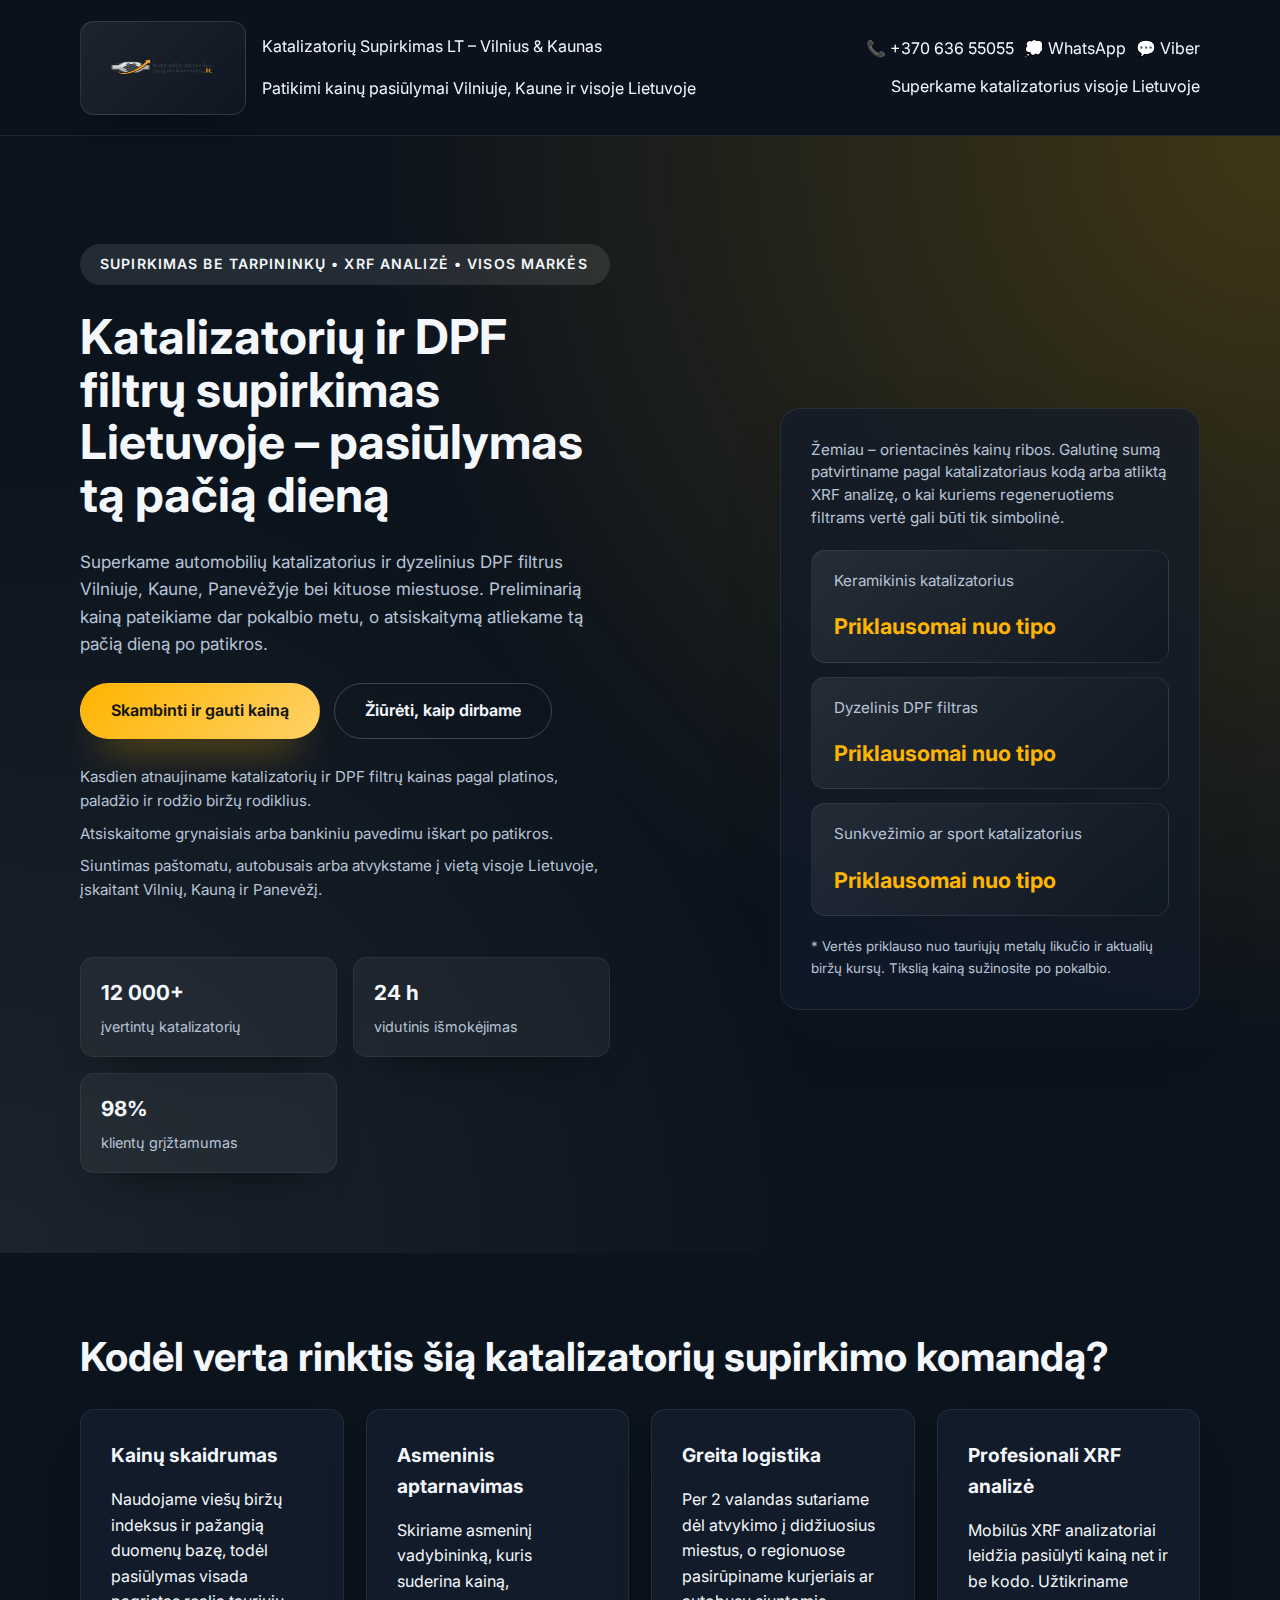
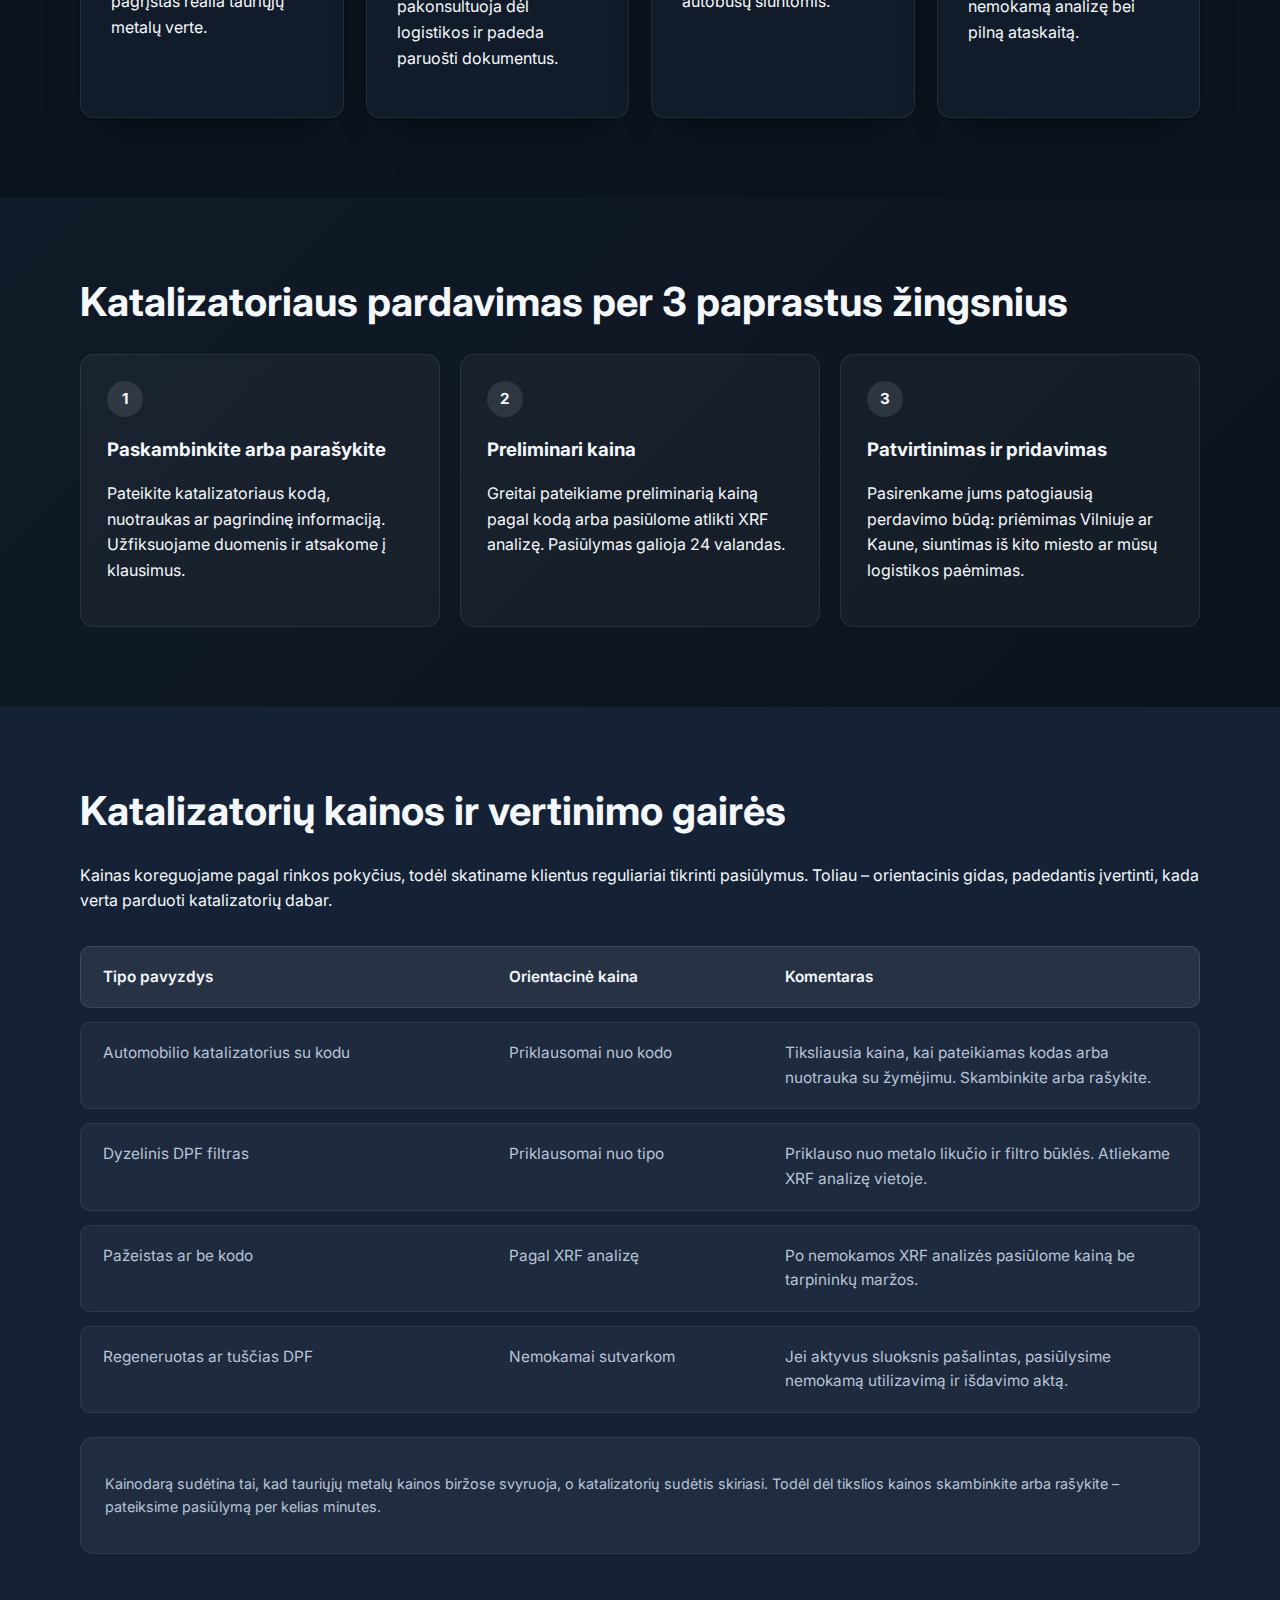
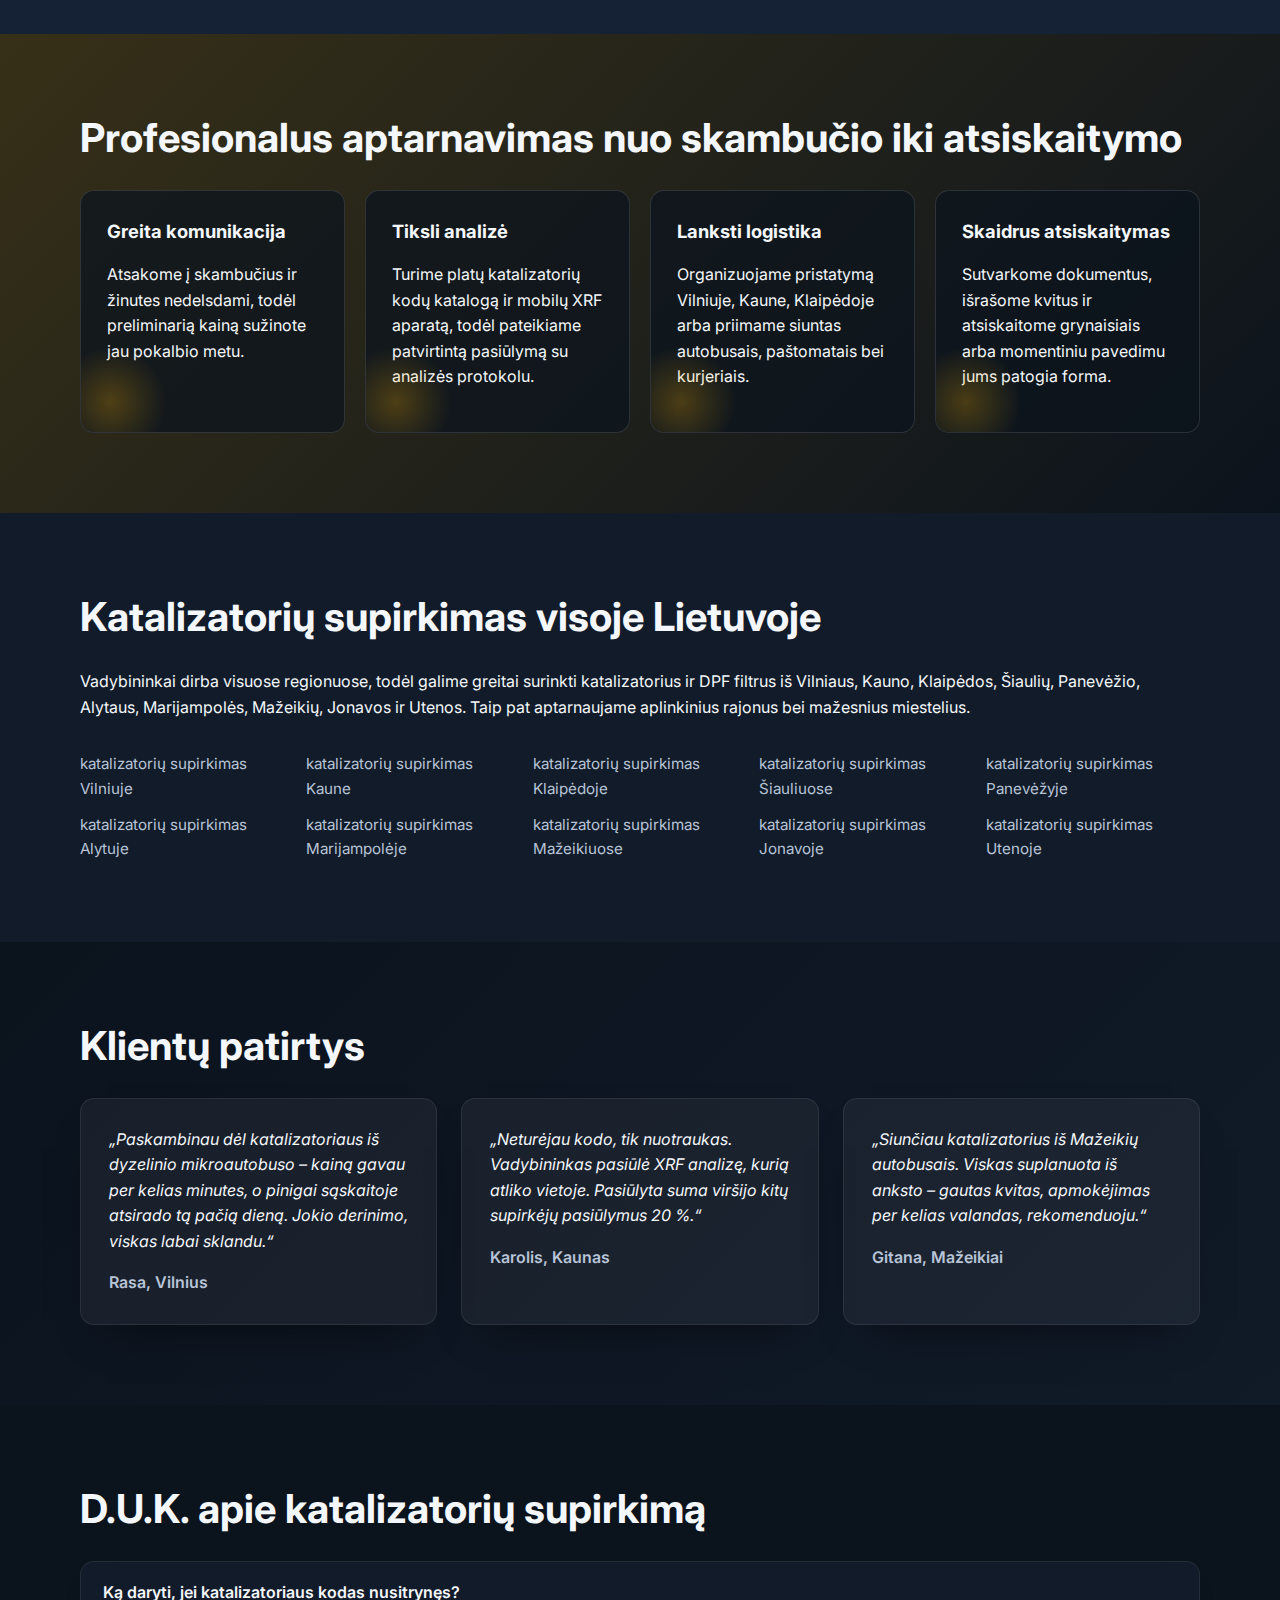
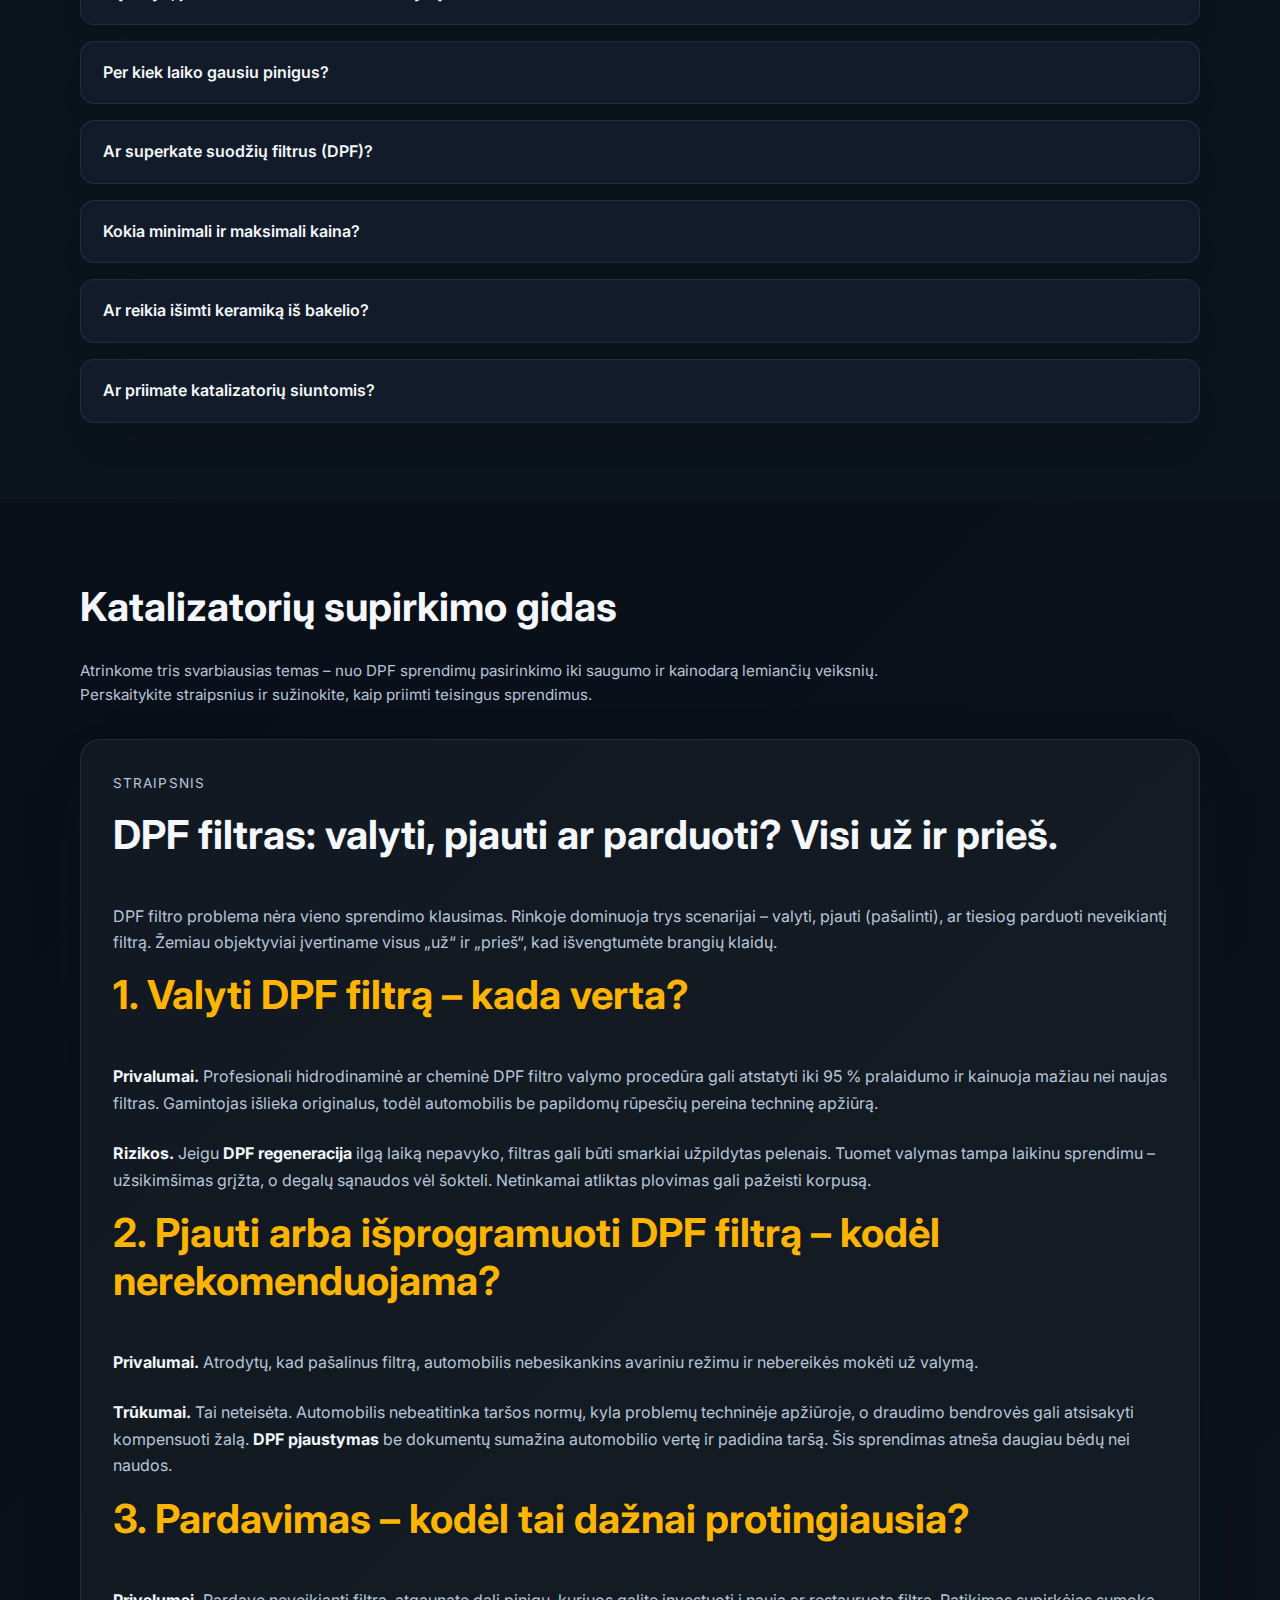
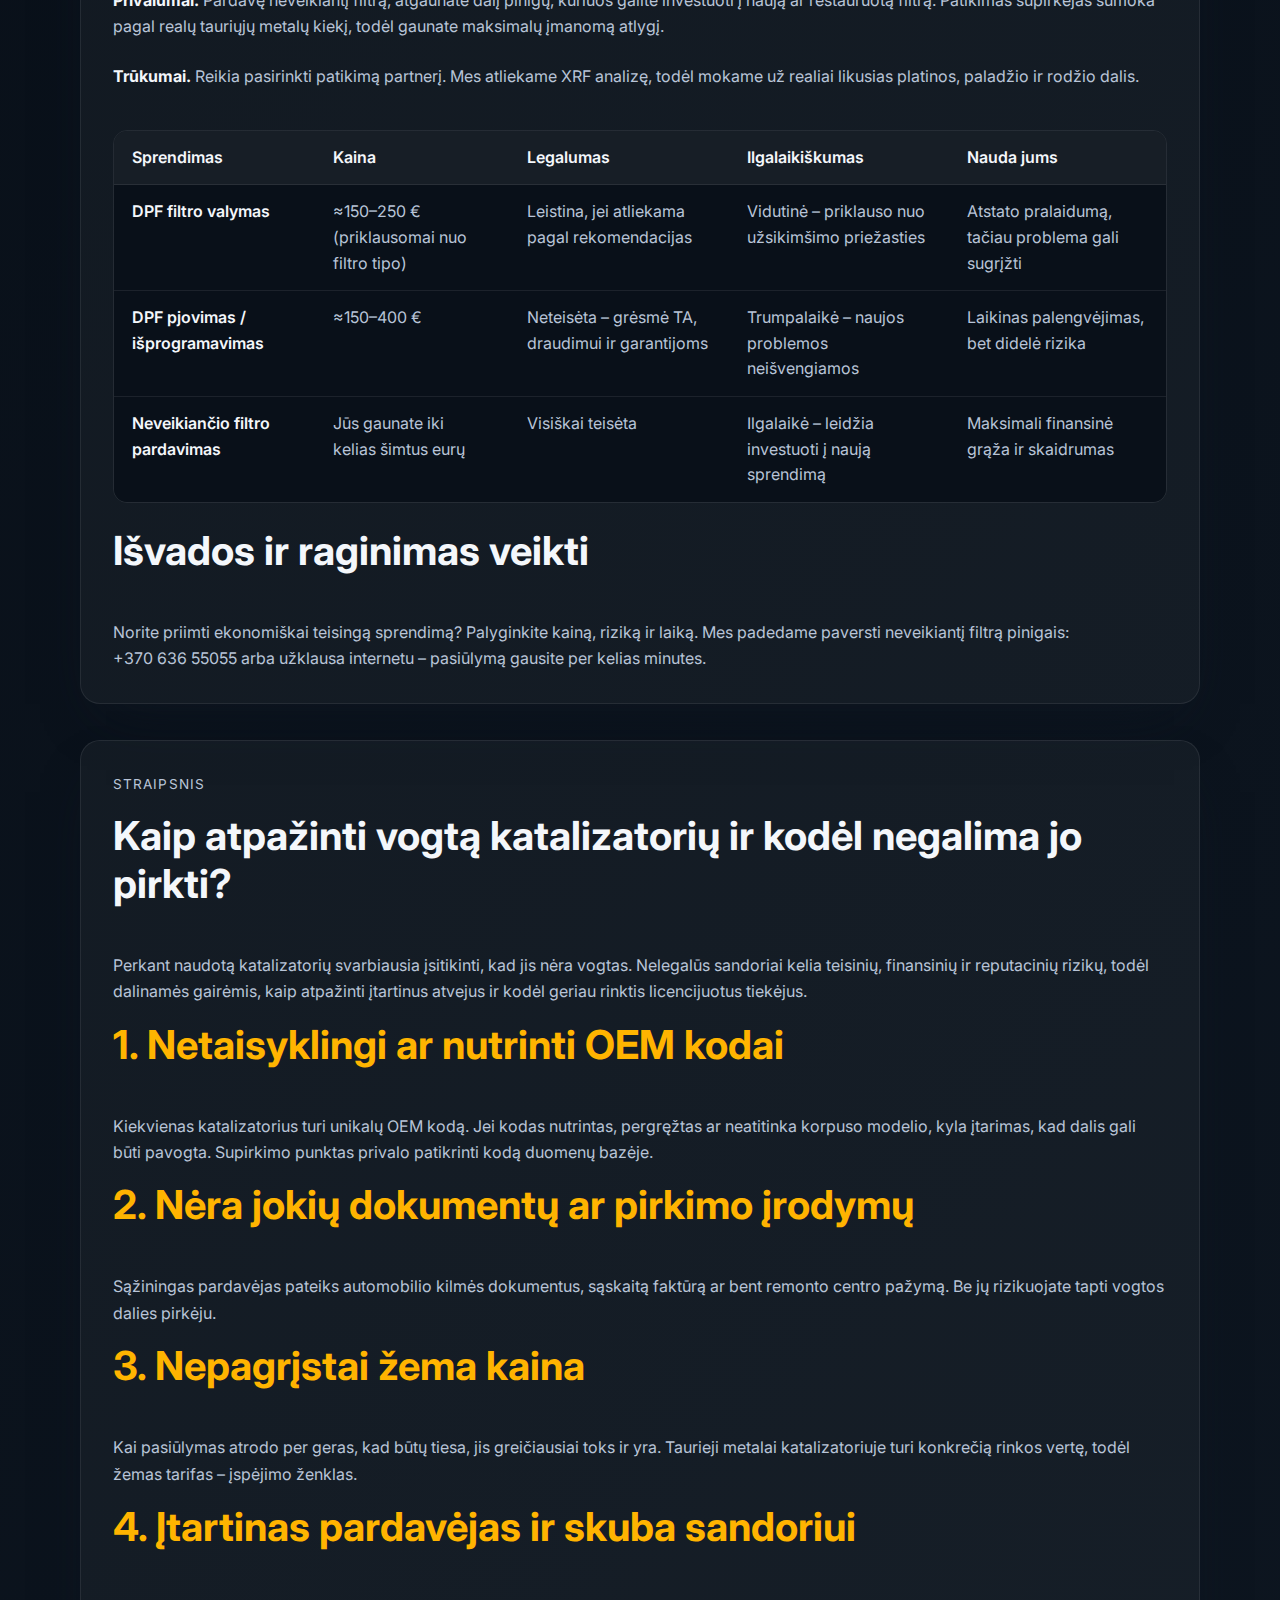
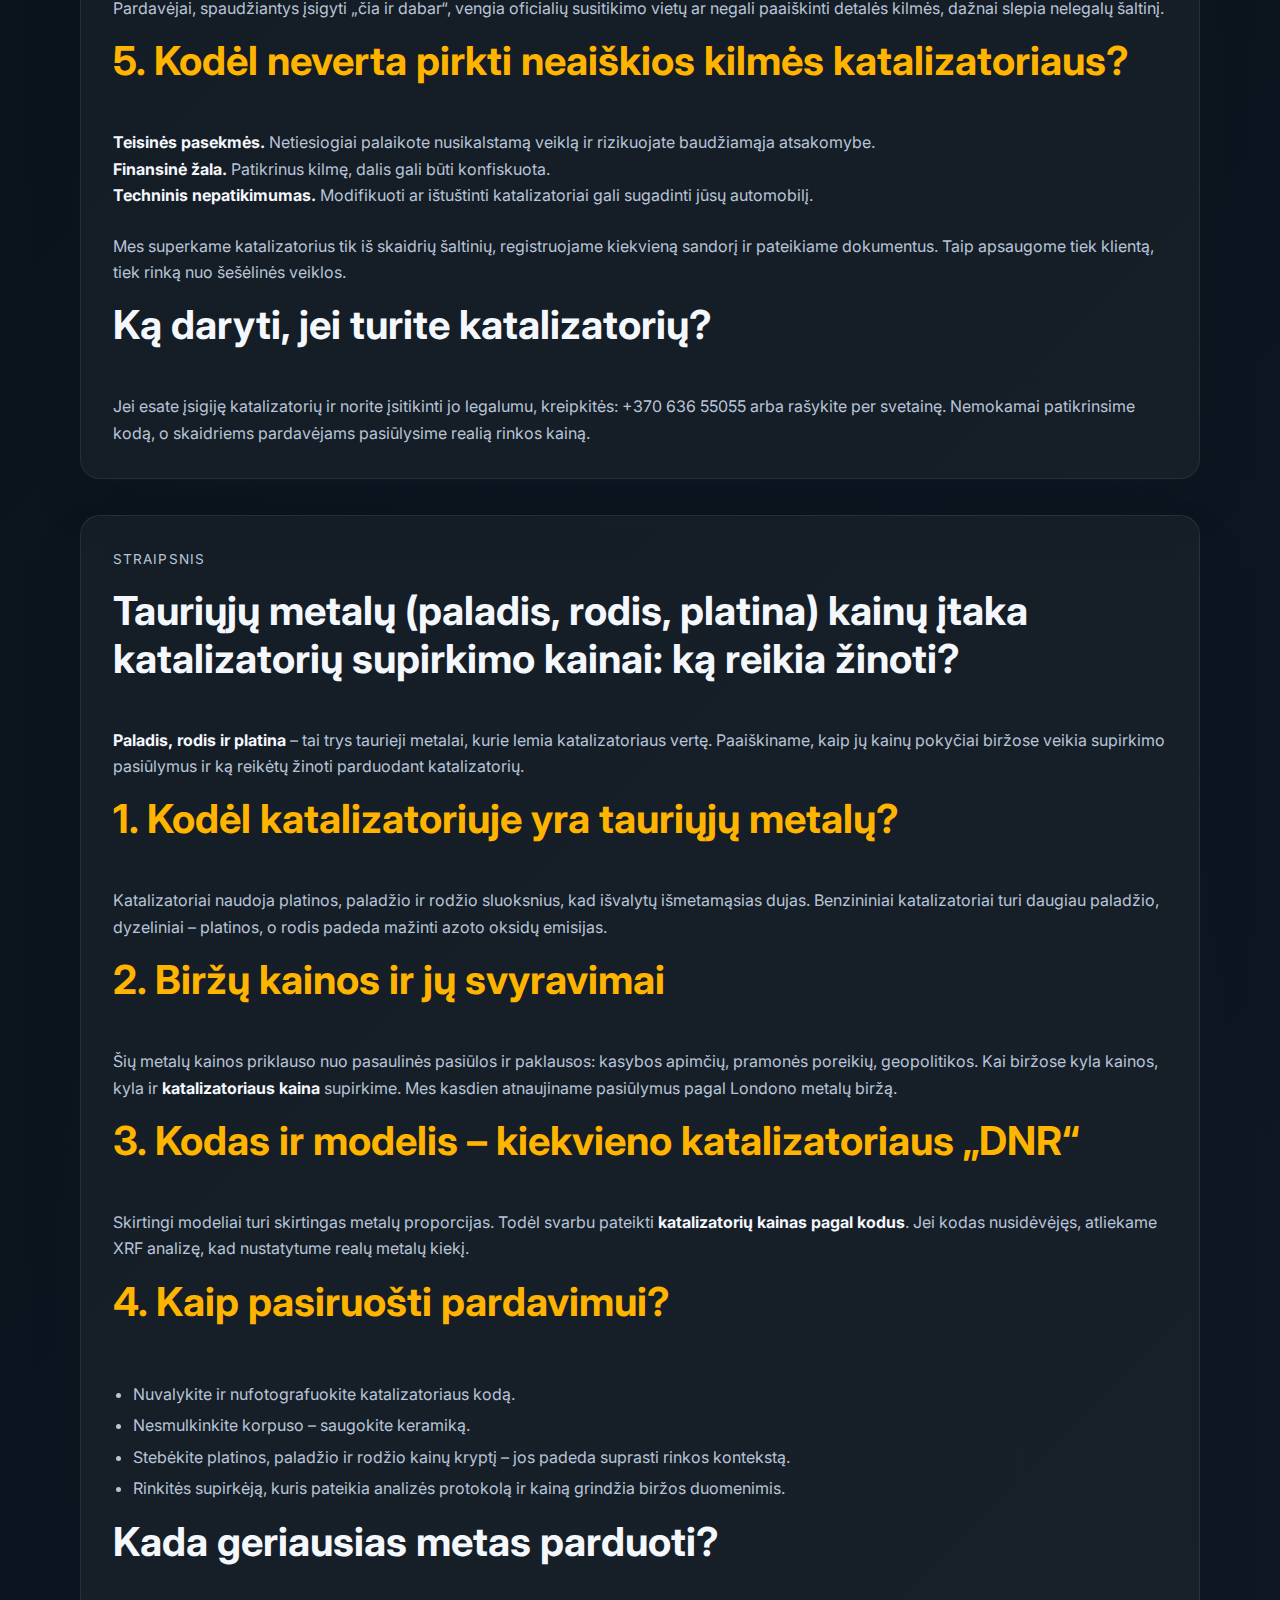
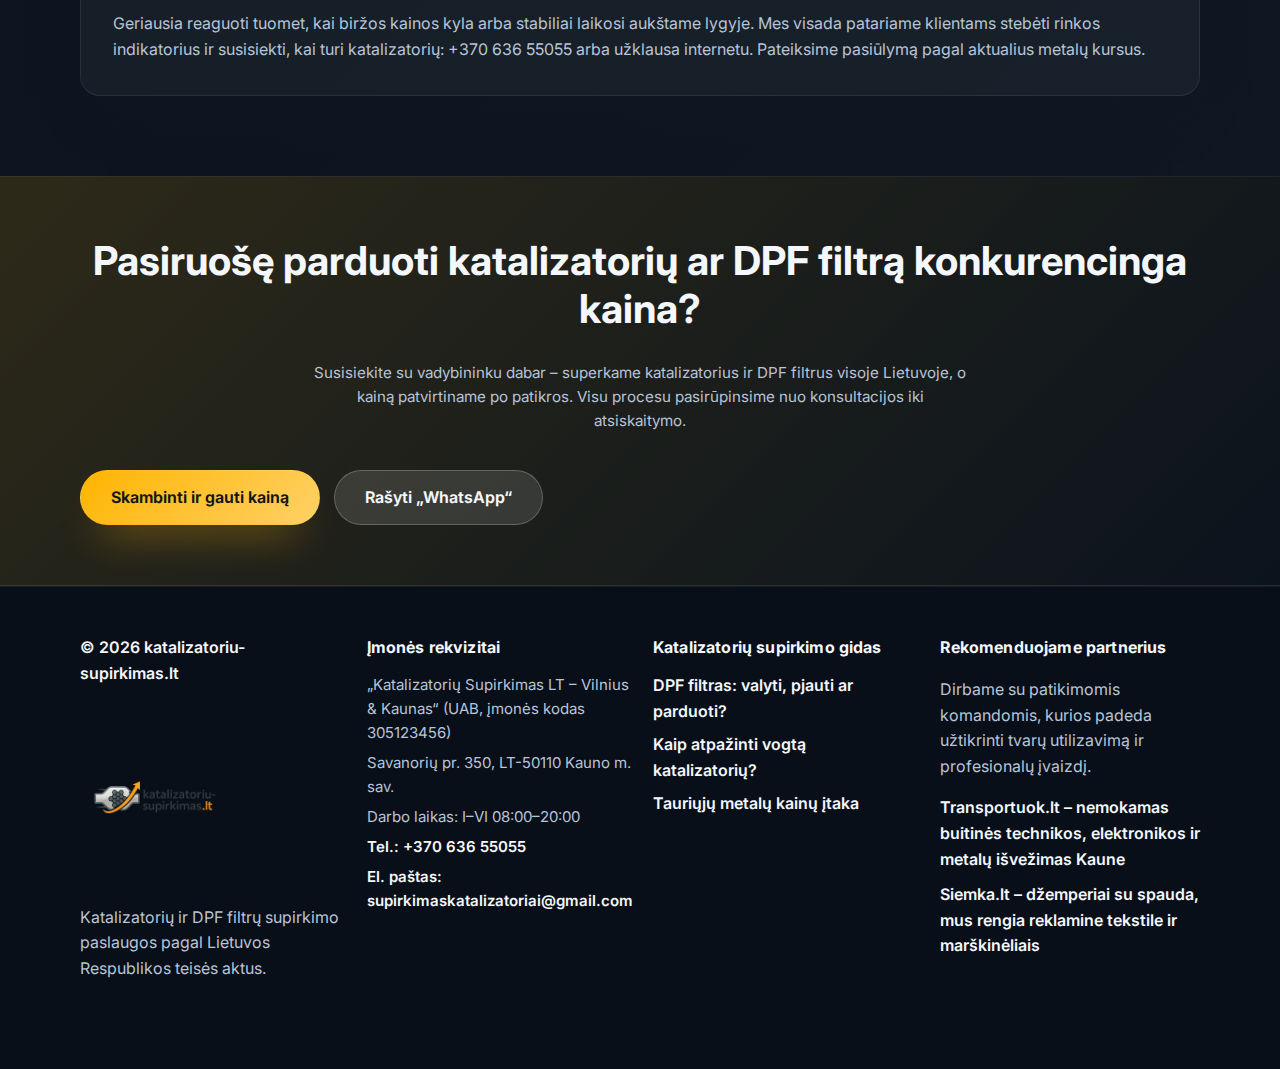
<file: index.html>
<!DOCTYPE html>
<html lang="lt">
<head>
  <!-- Google tag (gtag.js) -->
  <script async src="https://www.googletagmanager.com/gtag/js?id=G-Y09E0P6S36"></script>
  <script>
    window.dataLayer = window.dataLayer || [];
    function gtag(){dataLayer.push(arguments);}
    gtag('js', new Date());

    gtag('config', 'G-Y09E0P6S36');
  </script>
  <meta charset="utf-8" />
  <meta name="viewport" content="width=device-width, initial-scale=1" />
  <title>Katalizatorių supirkimas | Aukščiausia kaina ir atsiskaitymas iškart</title>
  <meta name="description" content="✅ Superkame katalizatorius ir DPF visoje Lietuvoje. Gaukite geriausią kainos pasiūlymą per kelias minutes – atsiskaitome grynaisiais arba pavedimu tą pačią dieną." />
  <meta name="keywords" content="katalizatorių supirkimas,katalizatoriai,DPF filtrai,superkame katalizatorius Lietuvoje,superkame DPF filtrus Lietuvoje,katalizatoriai Vilnius,katalizatoriai Kaunas,katalizatorių supirkimas Panevėžys" />
  <link rel="canonical" href="https://katalizatoriu-supirkimas.lt/" />
  <meta property="og:title" content="Katalizatorių supirkimas | Aukščiausia kaina ir atsiskaitymas iškart" />
  <meta property="og:description" content="Superkame katalizatorius ir DPF visoje Lietuvoje. Gaukite sąžiningą pasiūlymą per kelias minutes ir atsiskaitymą tą pačią dieną." />
  <meta property="og:type" content="website" />
  <meta property="og:url" content="https://katalizatoriu-supirkimas.lt/" />
  <meta property="og:site_name" content="Katalizatorių Supirkimas LT – Vilnius &amp; Kaunas" />
  <meta property="og:image" content="https://katalizatoriu-supirkimas.lt/assets/img/logotipas.png" />
  <meta name="twitter:card" content="summary_large_image" />
  <meta name="twitter:title" content="Katalizatorių supirkimas | Aukščiausia kaina ir atsiskaitymas iškart" />
  <meta name="twitter:description" content="Greitai sužinokite katalizatoriaus ar DPF filtro kainą – atsiskaitome grynaisiais arba pavedimu dar tą pačią dieną." />
  <meta name="theme-color" content="#0d1520" />
  <link rel="preconnect" href="https://fonts.googleapis.com" />
  <link rel="preconnect" href="https://fonts.gstatic.com" crossorigin />
  <link href="https://fonts.googleapis.com/css2?family=Inter:wght@400;600;700&display=swap" rel="stylesheet" />
  <link rel="stylesheet" href="assets/css/styles.css" />
  <link rel="icon" type="image/png" href="assets/img/logotipas.png" />
</head>
<body>
  <header class="site-header" aria-label="Pagrindinė kontaktų juosta">
    <div class="container header__row">
      <div class="header__logo-group">
        <a class="site-logo" href="#hero" aria-label="Grįžti į puslapio pradžią">
          <picture>
            <source srcset="assets/img/logotipas.webp" type="image/webp" />
            <img src="assets/img/logotipas.png" alt="Katalizatorių Supirkimas LT logotipas" width="132" height="132" loading="lazy" decoding="async" />
          </picture>
        </a>
        <div class="header__heading">
          <p class="header__title">Katalizatorių Supirkimas LT – Vilnius &amp; Kaunas</p>
          <p class="header__subtitle">Patikimi kainų pasiūlymai Vilniuje, Kaune ir visoje Lietuvoje</p>
        </div>
      </div>
      <div class="header__cta">
        <div class="header__links">
          <a class="contact-link" href="tel:+37063655055">
            <span aria-hidden="true" class="icon">📞</span>
            <span>+370 636 55055</span>
          </a>
          <a class="contact-link" href="https://wa.me/37063655055" target="_blank" rel="noopener">
            <span aria-hidden="true" class="icon">💭</span>
            <span>WhatsApp</span>
          </a>
          <a class="contact-link" href="viber://contact?number=%2B37063655055" target="_blank" rel="noopener">
            <span aria-hidden="true" class="icon">💬</span>
            <span>Viber</span>
          </a>
        </div>
        <span class="header__subtitle">Superkame katalizatorius visoje Lietuvoje</span>
      </div>
    </div>
  </header>

  <main>
    <section id="hero" class="hero" aria-labelledby="hero-title">
      <div class="container hero__grid">
        <div class="hero__content">
          <span class="hero__badge">Supirkimas be tarpininkų • XRF analizė • Visos markės</span>
          <h1 id="hero-title">Katalizatorių ir DPF filtrų supirkimas Lietuvoje – pasiūlymas tą pačią dieną</h1>
          <p class="hero__subtitle">Superkame automobilių katalizatorius ir dyzelinius DPF filtrus Vilniuje, Kaune, Panevėžyje bei kituose miestuose. Preliminarią kainą pateikiame dar pokalbio metu, o atsiskaitymą atliekame tą pačią dieną po patikros.</p>
          <div class="hero__cta">
            <a class="btn btn--primary" href="tel:+37063655055">Skambinti ir gauti kainą</a>
            <a class="btn btn--ghost" href="#process">Žiūrėti, kaip dirbame</a>
          </div>
          <ul class="hero__bullets" aria-label="Pagrindiniai privalumai">
            <li>Kasdien atnaujiname katalizatorių ir DPF filtrų kainas pagal platinos, paladžio ir rodžio biržų rodiklius.</li>
            <li>Atsiskaitome grynaisiais arba bankiniu pavedimu iškart po patikros.</li>
            <li>Siuntimas paštomatu, autobusais arba atvykstame į vietą visoje Lietuvoje, įskaitant Vilnių, Kauną ir Panevėžį.</li>
          </ul>
          <div class="trust-grid" aria-label="Rezultatų rodikliai">
            <article class="metric">
              <span class="metric__value">12&nbsp;000+</span>
              <span class="metric__label">įvertintų katalizatorių</span>
            </article>
            <article class="metric">
              <span class="metric__value">24 h</span>
              <span class="metric__label">vidutinis išmokėjimas</span>
            </article>
            <article class="metric">
              <span class="metric__value">98%</span>
              <span class="metric__label">klientų grįžtamumas</span>
            </article>
          </div>
        </div>
        <div class="hero__highlight" aria-hidden="true">
          <div class="price-ticker">
            <p>Žemiau – orientacinės kainų ribos. Galutinę sumą patvirtiname pagal katalizatoriaus kodą arba atliktą XRF analizę, o kai kuriems regeneruotiems filtrams vertė gali būti tik simbolinė.</p>
            <div class="price-ticker__cards">
              <div class="ticker-card">
                <span class="ticker-label">Keramikinis katalizatorius</span>
                <span class="ticker-value">Priklausomai nuo tipo</span>
              </div>
              <div class="ticker-card">
                <span class="ticker-label">Dyzelinis DPF filtras</span>
                <span class="ticker-value">Priklausomai nuo tipo</span>
              </div>
              <div class="ticker-card">
                <span class="ticker-label">Sunkvežimio ar sport katalizatorius</span>
                <span class="ticker-value">Priklausomai nuo tipo</span>
              </div>
            </div>
            <small>* Vertės priklauso nuo tauriųjų metalų likučio ir aktualių biržų kursų. Tikslią kainą sužinosite po pokalbio.</small>
          </div>
        </div>
      </div>
    </section>

    <section id="benefits" class="section section-benefits" aria-labelledby="benefits-title">
      <div class="container">
        <h2 id="benefits-title">Kodėl verta rinktis šią katalizatorių supirkimo komandą?</h2>
        <div class="cards-grid">
          <article class="card">
            <h3>Kainų skaidrumas</h3>
            <p>Naudojame viešų biržų indeksus ir pažangią duomenų bazę, todėl pasiūlymas visada pagrįstas realia tauriųjų metalų verte.</p>
          </article>
          <article class="card">
            <h3>Asmeninis aptarnavimas</h3>
            <p>Skiriame asmeninį vadybininką, kuris suderina kainą, pakonsultuoja dėl logistikos ir padeda paruošti dokumentus.</p>
          </article>
          <article class="card">
            <h3>Greita logistika</h3>
            <p>Per 2 valandas sutariame dėl atvykimo į didžiuosius miestus, o regionuose pasirūpiname kurjeriais ar autobusų siuntomis.</p>
          </article>
          <article class="card">
            <h3>Profesionali XRF analizė</h3>
            <p>Mobilūs XRF analizatoriai leidžia pasiūlyti kainą net ir be kodo. Užtikriname nemokamą analizę bei pilną ataskaitą.</p>
          </article>
        </div>
      </div>
    </section>

    <section id="process" class="section section-process" aria-labelledby="process-title">
      <div class="container">
        <h2 id="process-title">Katalizatoriaus pardavimas per 3 paprastus žingsnius</h2>
        <div class="steps">
          <article class="step">
            <span class="step__number">1</span>
            <h3>Paskambinkite arba parašykite</h3>
            <p>Pateikite katalizatoriaus kodą, nuotraukas ar pagrindinę informaciją. Užfiksuojame duomenis ir atsakome į klausimus.</p>
          </article>
          <article class="step">
            <span class="step__number">2</span>
            <h3>Preliminari kaina</h3>
            <p>Greitai pateikiame preliminarią kainą pagal kodą arba pasiūlome atlikti XRF analizę. Pasiūlymas galioja 24 valandas.</p>
          </article>
          <article class="step">
            <span class="step__number">3</span>
            <h3>Patvirtinimas ir pridavimas</h3>
            <p>Pasirenkame jums patogiausią perdavimo būdą: priėmimas Vilniuje ar Kaune, siuntimas iš kito miesto ar mūsų logistikos paėmimas.</p>
          </article>
        </div>
      </div>
    </section>

    <section id="pricing" class="section section-pricing" aria-labelledby="pricing-title">
      <div class="container">
        <h2 id="pricing-title">Katalizatorių kainos ir vertinimo gairės</h2>
        <p>Kainas koreguojame pagal rinkos pokyčius, todėl skatiname klientus reguliariai tikrinti pasiūlymus. Toliau – orientacinis gidas, padedantis įvertinti, kada verta parduoti katalizatorių dabar.</p>
        <div class="pricing-table" role="table" aria-label="Kainų gidas">
          <div class="pricing-row" role="row">
            <div class="pricing-cell" role="cell">Tipo pavyzdys</div>
            <div class="pricing-cell" role="cell">Orientacinė kaina</div>
            <div class="pricing-cell" role="cell">Komentaras</div>
          </div>
          <div class="pricing-row" role="row">
            <div class="pricing-cell" role="cell">Automobilio katalizatorius su kodu</div>
            <div class="pricing-cell" role="cell">Priklausomai nuo kodo</div>
            <div class="pricing-cell" role="cell">Tiksliausia kaina, kai pateikiamas kodas arba nuotrauka su žymėjimu. Skambinkite arba rašykite.</div>
          </div>
          <div class="pricing-row" role="row">
            <div class="pricing-cell" role="cell">Dyzelinis DPF filtras</div>
            <div class="pricing-cell" role="cell">Priklausomai nuo tipo</div>
            <div class="pricing-cell" role="cell">Priklauso nuo metalo likučio ir filtro būklės. Atliekame XRF analizę vietoje.</div>
          </div>
          <div class="pricing-row" role="row">
            <div class="pricing-cell" role="cell">Pažeistas ar be kodo</div>
            <div class="pricing-cell" role="cell">Pagal XRF analizę</div>
            <div class="pricing-cell" role="cell">Po nemokamos XRF analizės pasiūlome kainą be tarpininkų maržos.</div>
          </div>
          <div class="pricing-row" role="row">
            <div class="pricing-cell" role="cell">Regeneruotas ar tuščias DPF</div>
            <div class="pricing-cell" role="cell">Nemokamai sutvarkom</div>
            <div class="pricing-cell" role="cell">Jei aktyvus sluoksnis pašalintas, pasiūlysime nemokamą utilizavimą ir išdavimo aktą.</div>
          </div>
        </div>
        <div class="pricing-note">
          <p>Kainodarą sudėtina tai, kad tauriųjų metalų kainos biržose svyruoja, o katalizatorių sudėtis skiriasi. Todėl dėl tikslios kainos skambinkite arba rašykite – pateiksime pasiūlymą per kelias minutes.</p>
        </div>
      </div>
    </section>

    <section id="service-quality" class="section section-design" aria-labelledby="service-quality-title">
      <div class="container">
        <h2 id="service-quality-title">Profesionalus aptarnavimas nuo skambučio iki atsiskaitymo</h2>
        <div class="design-grid">
          <article class="design-card">
            <h3>Greita komunikacija</h3>
            <p>Atsakome į skambučius ir žinutes nedelsdami, todėl preliminarią kainą sužinote jau pokalbio metu.</p>
          </article>
          <article class="design-card">
            <h3>Tiksli analizė</h3>
            <p>Turime platų katalizatorių kodų katalogą ir mobilų XRF aparatą, todėl pateikiame patvirtintą pasiūlymą su analizės protokolu.</p>
          </article>
          <article class="design-card">
            <h3>Lanksti logistika</h3>
            <p>Organizuojame pristatymą Vilniuje, Kaune, Klaipėdoje arba priimame siuntas autobusais, paštomatais bei kurjeriais.</p>
          </article>
          <article class="design-card">
            <h3>Skaidrus atsiskaitymas</h3>
            <p>Sutvarkome dokumentus, išrašome kvitus ir atsiskaitome grynaisiais arba momentiniu pavedimu jums patogia forma.</p>
          </article>
        </div>
      </div>
    </section>

    <section id="locations" class="section section-locations" aria-labelledby="locations-title">
      <div class="container">
        <h2 id="locations-title">Katalizatorių supirkimas visoje Lietuvoje</h2>
        <p>Vadybininkai dirba visuose regionuose, todėl galime greitai surinkti katalizatorius ir DPF filtrus iš Vilniaus, Kauno, Klaipėdos, Šiaulių, Panevėžio, Alytaus, Marijampolės, Mažeikių, Jonavos ir Utenos. Taip pat aptarnaujame aplinkinius rajonus bei mažesnius miestelius.</p>
        <ul class="cities">
          <li>katalizatorių supirkimas Vilniuje</li>
          <li>katalizatorių supirkimas Kaune</li>
          <li>katalizatorių supirkimas Klaipėdoje</li>
          <li>katalizatorių supirkimas Šiauliuose</li>
          <li>katalizatorių supirkimas Panevėžyje</li>
          <li>katalizatorių supirkimas Alytuje</li>
          <li>katalizatorių supirkimas Marijampolėje</li>
          <li>katalizatorių supirkimas Mažeikiuose</li>
          <li>katalizatorių supirkimas Jonavoje</li>
          <li>katalizatorių supirkimas Utenoje</li>
        </ul>
      </div>
    </section>

    <section id="testimonials" class="section section-testimonials" aria-labelledby="testimonials-title">
      <div class="container">
        <h2 id="testimonials-title">Klientų patirtys</h2>
        <div class="testimonials-grid">
          <figure class="testimonial">
            <blockquote>„Paskambinau dėl katalizatoriaus iš dyzelinio mikroautobuso – kainą gavau per kelias minutes, o pinigai sąskaitoje atsirado tą pačią dieną. Jokio derinimo, viskas labai sklandu.“</blockquote>
            <figcaption>Rasa, Vilnius</figcaption>
          </figure>
          <figure class="testimonial">
            <blockquote>„Neturėjau kodo, tik nuotraukas. Vadybininkas pasiūlė XRF analizę, kurią atliko vietoje. Pasiūlyta suma viršijo kitų supirkėjų pasiūlymus 20 %.“</blockquote>
            <figcaption>Karolis, Kaunas</figcaption>
          </figure>
          <figure class="testimonial">
            <blockquote>„Siunčiau katalizatorius iš Mažeikių autobusais. Viskas suplanuota iš anksto – gautas kvitas, apmokėjimas per kelias valandas, rekomenduoju.“</blockquote>
            <figcaption>Gitana, Mažeikiai</figcaption>
          </figure>
        </div>
      </div>
    </section>

    <section id="faq" class="section section-faq" aria-labelledby="faq-title">
      <div class="container">
        <h2 id="faq-title">D.U.K. apie katalizatorių supirkimą</h2>
        <div class="faq-items">
          <details>
            <summary>Ką daryti, jei katalizatoriaus kodas nusitrynęs?</summary>
            <p>Jei kodas neįskaitomas, atliksime nemokamą XRF analizę. Pagal tauriųjų metalų procentus pateiksime kainą „be tarpininkų“ principu ir išduosime analizės protokolą.</p>
          </details>
          <details>
            <summary>Per kiek laiko gausiu pinigus?</summary>
            <p>Atsiskaitome tą pačią dieną. Vadybininkas gali sumokėti grynaisiais vietoje arba atlikti momentinį pavedimą į bet kurį Lietuvos banką.</p>
          </details>
          <details>
            <summary>Ar superkate suodžių filtrus (DPF)?</summary>
            <p>Taip, superkame visų rūšių dyzelinius DPF filtrus visoje Lietuvoje. Naudojame atskirą vertinimo formulę, todėl pridedame papildomą priedą už gerai išsilaikiusį filtrą.</p>
          </details>
          <details>
            <summary>Kokia minimali ir maksimali kaina?</summary>
            <p>Kainas lemia kodas, dangų sudėtis ir metalo kursai. Konkretę kainą pateiksime per telefoną – kiekvienas katalizatorius yra individualus!</p>
          </details>
          <details>
            <summary>Ar reikia išimti keramiką iš bakelio?</summary>
            <p>Nereikia. Už pilną katalizatoriaus bakelį pasiūlome didesnę kainą, nes keramika padeda tiksliau įvertinti tauriųjų metalų kiekį.</p>
          </details>
          <details>
            <summary>Ar priimate katalizatorių siuntomis?</summary>
            <p>Priimame siuntas paštomatais, autobusais ir per kurjerius. Pateikiame žingsnis po žingsnio instrukciją ir apmokame siuntimo išlaidas, jei parduodama daugiau nei vienas katalizatorius.</p>
          </details>
        </div>
      </div>
    </section>

    <section id="gidas" class="section section-guide" aria-label="Katalizatorių supirkimo gidas">
      <div class="container">
  <h2 class="guide-title">Katalizatorių supirkimo gidas</h2>
  <p class="guide-intro">Atrinkome tris svarbiausias temas – nuo DPF sprendimų pasirinkimo iki saugumo ir kainodarą lemiančių veiksnių. Perskaitykite straipsnius ir sužinokite, kaip priimti teisingus sprendimus.</p>
        <div class="guide-articles">
          <article id="straipsnis-problemos-atpazinimas" class="guide-article" aria-labelledby="straipsnis-problemos-atpazinimas-title">
            <p class="guide-article__stage">Straipsnis</p>
            <h2 id="straipsnis-problemos-atpazinimas-title" class="guide-article__title">DPF filtras: valyti, pjauti ar parduoti? Visi už ir prieš.</h2>
            <p>DPF filtro problema nėra vieno sprendimo klausimas. Rinkoje dominuoja trys scenarijai – valyti, pjauti (pašalinti), ar tiesiog parduoti neveikiantį filtrą. Žemiau objektyviai įvertiname visus „už“ ir „prieš“, kad išvengtumėte brangių klaidų.</p>
            <h2 class="guide-article__subheading">1. Valyti DPF filtrą – kada verta?</h2>
            <p><strong>Privalumai.</strong> Profesionali hidrodinaminė ar cheminė DPF filtro valymo procedūra gali atstatyti iki 95&nbsp;% pralaidumo ir kainuoja mažiau nei naujas filtras. Gamintojas išlieka originalus, todėl automobilis be papildomų rūpesčių pereina techninę apžiūrą.</p>
            <p><strong>Rizikos.</strong> Jeigu <strong>DPF regeneracija</strong> ilgą laiką nepavyko, filtras gali būti smarkiai užpildytas pelenais. Tuomet valymas tampa laikinu sprendimu – užsikimšimas grįžta, o degalų sąnaudos vėl šokteli. Netinkamai atliktas plovimas gali pažeisti korpusą.</p>
            <h2 class="guide-article__subheading">2. Pjauti arba išprogramuoti DPF filtrą – kodėl nerekomenduojama?</h2>
            <p><strong>Privalumai.</strong> Atrodytų, kad pašalinus filtrą, automobilis nebesikankins avariniu režimu ir nebereikės mokėti už valymą.</p>
            <p><strong>Trūkumai.</strong> Tai neteisėta. Automobilis nebeatitinka taršos normų, kyla problemų techninėje apžiūroje, o draudimo bendrovės gali atsisakyti kompensuoti žalą. <strong>DPF pjaustymas</strong> be dokumentų sumažina automobilio vertę ir padidina taršą. Šis sprendimas atneša daugiau bėdų nei naudos.</p>
            <h2 class="guide-article__subheading">3. Pardavimas – kodėl tai dažnai protingiausia?</h2>
            <p><strong>Privalumai.</strong> Pardavę neveikiantį filtrą, atgaunate dalį pinigų, kuriuos galite investuoti į naują ar restauruotą filtrą. Patikimas supirkėjas sumoka pagal realų tauriųjų metalų kiekį, todėl gaunate maksimalų įmanomą atlygį.</p>
            <p><strong>Trūkumai.</strong> Reikia pasirinkti patikimą partnerį. Mes atliekame XRF analizę, todėl mokame už realiai likusias platinos, paladžio ir rodžio dalis.</p>
            <div class="guide-table-wrapper" role="region" aria-label="DPF sprendimų palyginimas">
              <table class="guide-table">
                <thead>
                  <tr>
                    <th scope="col">Sprendimas</th>
                    <th scope="col">Kaina</th>
                    <th scope="col">Legalumas</th>
                    <th scope="col">Ilgalaikiškumas</th>
                    <th scope="col">Nauda jums</th>
                  </tr>
                </thead>
                <tbody>
                  <tr>
                    <th scope="row">DPF filtro valymas</th>
                    <td>≈150–250&nbsp;€ (priklausomai nuo filtro tipo)</td>
                    <td>Leistina, jei atliekama pagal rekomendacijas</td>
                    <td>Vidutinė – priklauso nuo užsikimšimo priežasties</td>
                    <td>Atstato pralaidumą, tačiau problema gali sugrįžti</td>
                  </tr>
                  <tr>
                    <th scope="row">DPF pjovimas / išprogramavimas</th>
                    <td>≈150–400&nbsp;€</td>
                    <td>Neteisėta – grėsmė TA, draudimui ir garantijoms</td>
                    <td>Trumpalaikė – naujos problemos neišvengiamos</td>
                    <td>Laikinas palengvėjimas, bet didelė rizika</td>
                  </tr>
                  <tr>
                    <th scope="row">Neveikiančio filtro pardavimas</th>
                    <td>Jūs gaunate iki kelias šimtus eurų</td>
                    <td>Visiškai teisėta</td>
                    <td>Ilgalaikė – leidžia investuoti į naują sprendimą</td>
                    <td>Maksimali finansinė grąža ir skaidrumas</td>
                  </tr>
                </tbody>
              </table>
            </div>
            <h2 class="guide-article__subheading guide-article__subheading--cta">Išvados ir raginimas veikti</h2>
            <p>Norite priimti ekonomiškai teisingą sprendimą? Palyginkite kainą, riziką ir laiką. Mes padedame paversti neveikiantį filtrą pinigais: <a href="tel:+37063655055">+370&nbsp;636&nbsp;55055</a> arba <a href="https://katalizatoriu-supirkimas.lt/">užklausa internetu</a> – pasiūlymą gausite per kelias minutes.</p>
          </article>

          <article id="straipsnis-sprendimu-paieska" class="guide-article" aria-labelledby="straipsnis-sprendimu-paieska-title">
            <p class="guide-article__stage">Straipsnis</p>
            <h2 id="straipsnis-sprendimu-paieska-title" class="guide-article__title">Kaip atpažinti vogtą katalizatorių ir kodėl negalima jo pirkti?</h2>
            <p>Perkant naudotą katalizatorių svarbiausia įsitikinti, kad jis nėra vogtas. Nelegalūs sandoriai kelia teisinių, finansinių ir reputacinių rizikų, todėl dalinamės gairėmis, kaip atpažinti įtartinus atvejus ir kodėl geriau rinktis licencijuotus tiekėjus.</p>
            <h2 class="guide-article__subheading">1. Netaisyklingi ar nutrinti OEM kodai</h2>
            <p>Kiekvienas katalizatorius turi unikalų OEM kodą. Jei kodas nutrintas, pergręžtas ar neatitinka korpuso modelio, kyla įtarimas, kad dalis gali būti pavogta. Supirkimo punktas privalo patikrinti kodą duomenų bazėje.</p>
            <h2 class="guide-article__subheading">2. Nėra jokių dokumentų ar pirkimo įrodymų</h2>
            <p>Sąžiningas pardavėjas pateiks automobilio kilmės dokumentus, sąskaitą faktūrą ar bent remonto centro pažymą. Be jų rizikuojate tapti vogtos dalies pirkėju.</p>
            <h2 class="guide-article__subheading">3. Nepagrįstai žema kaina</h2>
            <p>Kai pasiūlymas atrodo per geras, kad būtų tiesa, jis greičiausiai toks ir yra. Taurieji metalai katalizatoriuje turi konkrečią rinkos vertę, todėl žemas tarifas – įspėjimo ženklas.</p>
            <h2 class="guide-article__subheading">4. Įtartinas pardavėjas ir skuba sandoriui</h2>
            <p>Pardavėjai, spaudžiantys įsigyti „čia ir dabar“, vengia oficialių susitikimo vietų ar negali paaiškinti detalės kilmės, dažnai slepia nelegalų šaltinį.</p>
            <h2 class="guide-article__subheading">5. Kodėl neverta pirkti neaiškios kilmės katalizatoriaus?</h2>
            <p><strong>Teisinės pasekmės.</strong> Netiesiogiai palaikote nusikalstamą veiklą ir rizikuojate baudžiamąja atsakomybe.<br /><strong>Finansinė žala.</strong> Patikrinus kilmę, dalis gali būti konfiskuota.<br /><strong>Techninis nepatikimumas.</strong> Modifikuoti ar ištuštinti katalizatoriai gali sugadinti jūsų automobilį.</p>
            <p>Mes superkame katalizatorius tik iš skaidrių šaltinių, registruojame kiekvieną sandorį ir pateikiame dokumentus. Taip apsaugome tiek klientą, tiek rinką nuo šešėlinės veiklos.</p>
            <h2 class="guide-article__subheading guide-article__subheading--cta">Ką daryti, jei turite katalizatorių?</h2>
            <p>Jei esate įsigiję katalizatorių ir norite įsitikinti jo legalumu, kreipkitės: <a href="tel:+37063655055">+370&nbsp;636&nbsp;55055</a> arba <a href="https://katalizatoriu-supirkimas.lt/">rašykite per svetainę</a>. Nemokamai patikrinsime kodą, o skaidriems pardavėjams pasiūlysime realią rinkos kainą.</p>
          </article>

          <article id="straipsnis-pardavimo-sprendimas" class="guide-article" aria-labelledby="straipsnis-pardavimo-sprendimas-title">
            <p class="guide-article__stage">Straipsnis</p>
            <h2 id="straipsnis-pardavimo-sprendimas-title" class="guide-article__title">Tauriųjų metalų (paladis, rodis, platina) kainų įtaka katalizatorių supirkimo kainai: ką reikia žinoti?</h2>
            <p><strong>Paladis, rodis ir platina</strong> – tai trys taurieji metalai, kurie lemia katalizatoriaus vertę. Paaiškiname, kaip jų kainų pokyčiai biržose veikia supirkimo pasiūlymus ir ką reikėtų žinoti parduodant katalizatorių.</p>
            <h2 class="guide-article__subheading">1. Kodėl katalizatoriuje yra tauriųjų metalų?</h2>
            <p>Katalizatoriai naudoja platinos, paladžio ir rodžio sluoksnius, kad išvalytų išmetamąsias dujas. Benzininiai katalizatoriai turi daugiau paladžio, dyzeliniai – platinos, o rodis padeda mažinti azoto oksidų emisijas.</p>
            <h2 class="guide-article__subheading">2. Biržų kainos ir jų svyravimai</h2>
            <p>Šių metalų kainos priklauso nuo pasaulinės pasiūlos ir paklausos: kasybos apimčių, pramonės poreikių, geopolitikos. Kai biržose kyla kainos, kyla ir <strong>katalizatoriaus kaina</strong> supirkime. Mes kasdien atnaujiname pasiūlymus pagal Londono metalų biržą.</p>
            <h2 class="guide-article__subheading">3. Kodas ir modelis – kiekvieno katalizatoriaus „DNR“</h2>
            <p>Skirtingi modeliai turi skirtingas metalų proporcijas. Todėl svarbu pateikti <strong>katalizatorių kainas pagal kodus</strong>. Jei kodas nusidėvėjęs, atliekame XRF analizę, kad nustatytume realų metalų kiekį.</p>
            <h2 class="guide-article__subheading">4. Kaip pasiruošti pardavimui?</h2>
            <ul class="guide-list">
              <li>Nuvalykite ir nufotografuokite katalizatoriaus kodą.</li>
              <li>Nesmulkinkite korpuso – saugokite keramiką.</li>
              <li>Stebėkite platinos, paladžio ir rodžio kainų kryptį – jos padeda suprasti rinkos kontekstą.</li>
              <li>Rinkitės supirkėją, kuris pateikia analizės protokolą ir kainą grindžia biržos duomenimis.</li>
            </ul>
            <h2 class="guide-article__subheading guide-article__subheading--cta">Kada geriausias metas parduoti?</h2>
            <p>Geriausia reaguoti tuomet, kai biržos kainos kyla arba stabiliai laikosi aukštame lygyje. Mes visada patariame klientams stebėti rinkos indikatorius ir susisiekti, kai turi katalizatorių: <a href="tel:+37063655055">+370&nbsp;636&nbsp;55055</a> arba <a href="https://katalizatoriu-supirkimas.lt/">užklausa internetu</a>. Pateiksime pasiūlymą pagal aktualius metalų kursus.</p>
          </article>
        </div>
      </div>
    </section>

    <section id="cta" class="section section-cta" aria-labelledby="cta-title">
      <div class="container">
        <h2 id="cta-title">Pasiruošę parduoti katalizatorių ar DPF filtrą konkurencinga kaina?</h2>
        <p>Susisiekite su vadybininku dabar – superkame katalizatorius ir DPF filtrus visoje Lietuvoje, o kainą patvirtiname po patikros. Visu procesu pasirūpinsime nuo konsultacijos iki atsiskaitymo.</p>
        <div class="cta-actions">
          <a class="btn btn--primary" href="tel:+37063655055">Skambinti ir gauti kainą</a>
          <a class="btn btn--secondary" href="https://wa.me/37063655055" target="_blank" rel="noopener">Rašyti „WhatsApp“</a>
        </div>
      </div>
    </section>
  </main>

  <footer class="footer" aria-label="Poraštė">
    <div class="container footer__grid">
      <div>
        <p class="footer__brand">© <span id="year"></span> katalizatoriu-supirkimas.lt</p>
        <picture class="footer__logo">
          <source srcset="assets/img/logotipas.webp" type="image/webp" />
          <img src="assets/img/logotipas.png" alt="Katalizatorių Supirkimas LT logotipas" width="96" height="96" loading="lazy" decoding="async" />
        </picture>
        <p>Katalizatorių ir DPF filtrų supirkimo paslaugos pagal Lietuvos Respublikos teisės aktus.</p>
      </div>
      <div class="footer__contact" aria-labelledby="footer-company-title">
        <p id="footer-company-title" class="footer__heading">Įmonės rekvizitai</p>
        <ul class="footer__details">
          <li>„Katalizatorių Supirkimas LT – Vilnius &amp; Kaunas“ (UAB, įmonės kodas 305123456)</li>
          <li>Savanorių pr. 350, LT-50110 Kauno m. sav.</li>
          <li>Darbo laikas: I–VI 08:00–20:00</li>
          <li><a class="footer__detail-link" href="tel:+37063655055">Tel.: +370 636 55055</a></li>
          <li><a class="footer__detail-link" href="mailto:supirkimaskatalizatoriai@gmail.com">El. paštas: supirkimaskatalizatoriai@gmail.com</a></li>
        </ul>
      </div>
      <div class="footer__guides" aria-labelledby="footer-guides-title">
        <p id="footer-guides-title" class="footer__heading">Katalizatorių supirkimo gidas</p>
        <ul class="footer__guide-links">
          <li><a href="#straipsnis-problemos-atpazinimas">DPF filtras: valyti, pjauti ar parduoti?</a></li>
          <li><a href="#straipsnis-sprendimu-paieska">Kaip atpažinti vogtą katalizatorių?</a></li>
          <li><a href="#straipsnis-pardavimo-sprendimas">Tauriųjų metalų kainų įtaka</a></li>
        </ul>
      </div>
      <div class="footer__partners" aria-labelledby="footer-partners-title">
        <p id="footer-partners-title" class="footer__heading">Rekomenduojame partnerius</p>
        <p class="footer__description">Dirbame su patikimomis komandomis, kurios padeda užtikrinti tvarų utilizavimą ir profesionalų įvaizdį.</p>
        <ul class="footer__links">
          <li>
            <a href="https://transportuok.lt" target="_blank" rel="noopener nofollow">Transportuok.lt – nemokamas buitinės technikos, elektronikos ir metalų išvežimas Kaune</a>
          </li>
          <li>
            <a href="https://siemka.lt" target="_blank" rel="noopener nofollow">Siemka.lt – džemperiai su spauda, mus rengia reklamine tekstile ir marškinėliais</a>
          </li>
        </ul>
      </div>
    </div>
  </footer>

  <div class="floating-contact" aria-label="Plaukiojantis kontaktų meniu">
    <a class="floating-contact__btn floating-contact__btn--phone" href="tel:+37063655055" title="Skambinti">☎️</a>
    <a class="floating-contact__btn floating-contact__btn--whatsapp" href="https://wa.me/37063655055" target="_blank" rel="noopener" title="WhatsApp">�</a>
    <a class="floating-contact__btn floating-contact__btn--viber" href="viber://contact?number=%2B37063655055" target="_blank" rel="noopener" title="Viber">�</a>
  </div>

  <div class="sticky-cta" aria-label="Mobilus kvietimas veiksmui">
    <div class="sticky-cta__buttons">
      <a class="sticky-cta__link sticky-cta__link--primary" href="tel:+37063655055">📞 Skambinti</a>
      <a class="sticky-cta__link sticky-cta__link--secondary" href="viber://contact?number=%2B37063655055" target="_blank" rel="noopener">💬 Viber</a>
      <a class="sticky-cta__link sticky-cta__link--secondary" href="https://wa.me/37063655055" target="_blank" rel="noopener">🟢 WhatsApp</a>
    </div>
  </div>

  <script>document.getElementById('year').textContent = new Date().getFullYear();</script>
  <script>
    (function() {
      const header = document.querySelector('.site-header');
      if (!header) return;
      let lastScrollY = window.scrollY;
      const compactOffset = 120;
      const hiddenOffset = 200;
      const handleScroll = () => {
        const current = window.scrollY;
        if (current > compactOffset) {
          header.classList.add('site-header--compact');
        } else {
          header.classList.remove('site-header--compact');
        }
        if (current > hiddenOffset && current > lastScrollY) {
          header.classList.add('site-header--hidden');
        } else {
          header.classList.remove('site-header--hidden');
        }
        lastScrollY = current;
      };
      window.addEventListener('scroll', handleScroll, { passive: true });
      handleScroll();
    })();
  </script>
  <script>
    (function() {
      const TAWK_SRC = 'https://embed.tawk.to/68d2a63a689fd01926387f8a/1j5rdilgu';
      let injected = false;

      const brandAttention = () => {
        const attention = document.querySelector('#tawk-bubble-container img[src*="attention-grabbers"]');
        if (!attention) return;
        if (attention.dataset.tawkCustom === 'brand') return;
        attention.src = 'assets/img/logotipas.png';
        attention.srcset = '';
        attention.alt = 'Katalizatorių Supirkimas LT pokalbis';
        attention.dataset.tawkCustom = 'brand';
        attention.referrerPolicy = 'no-referrer';
      };

      const chain = (original, next) => function() {
        if (typeof original === 'function') {
          original.apply(this, arguments);
        }
        if (typeof next === 'function') {
          next.apply(this, arguments);
        }
      };

    window.Tawk_API = window.Tawk_API || {};
    window.Tawk_API.onLoad = chain(window.Tawk_API.onLoad, brandAttention);
    window.Tawk_API.onChatMaximized = chain(window.Tawk_API.onChatMaximized, brandAttention);
    window.Tawk_API.onChatMinimized = chain(window.Tawk_API.onChatMinimized, brandAttention);
    window.Tawk_API.onChatEnded = chain(window.Tawk_API.onChatEnded, brandAttention);

      const injectTawk = () => {
        if (injected) return;
        injected = true;
        window.Tawk_LoadStart = new Date();
        const script = document.createElement('script');
        script.async = true;
        script.src = TAWK_SRC;
        script.charset = 'UTF-8';
        script.setAttribute('crossorigin', '*');
        const firstScript = document.getElementsByTagName('script')[0];
        firstScript.parentNode.insertBefore(script, firstScript);
      };

      const setupDeferredLoad = () => {
        setTimeout(injectTawk, 3000);
        const eager = () => {
          injectTawk();
          brandAttention();
          setTimeout(brandAttention, 800);
          window.removeEventListener('scroll', eager);
          window.removeEventListener('mousemove', eager);
          window.removeEventListener('touchstart', eager);
        };
        window.addEventListener('scroll', eager, { once: true, passive: true });
        window.addEventListener('mousemove', eager, { once: true });
        window.addEventListener('touchstart', eager, { once: true, passive: true });
      };

      if (document.readyState === 'complete') {
        setupDeferredLoad();
        brandAttention();
      } else {
        window.addEventListener('load', setupDeferredLoad, { once: true });
        window.addEventListener('load', () => setTimeout(brandAttention, 800), { once: true });
      }
    })();
  </script>

  <script type="application/ld+json">
  {
    "@context": "https://schema.org",
  "@type": "AutomotiveBusiness",
  "name": "Katalizatorių Supirkimas LT – Vilnius & Kaunas",
    "url": "https://katalizatoriu-supirkimas.lt/",
  "logo": "https://katalizatoriu-supirkimas.lt/assets/img/logotipas.png",
  "image": "https://katalizatoriu-supirkimas.lt/assets/img/logotipas.png",
    "telephone": "+37063655055",
  "description": "Katalizatorių ir DPF filtrų supirkimas Kaune ir Vilniuje. Greitai pateikiame kainą pagal kodą ar XRF analizę ir atsiskaitome tą pačią dieną.",
    "address": {
      "@type": "PostalAddress",
      "streetAddress": "Savanorių pr. 350",
      "addressLocality": "Kaunas",
      "addressRegion": "Kauno m. sav.",
      "postalCode": "50110",
      "addressCountry": "LT"
    },
    "areaServed": [
      {"@type": "AdministrativeArea", "name": "Vilniaus apskritis"},
      {"@type": "AdministrativeArea", "name": "Kauno apskritis"},
      {"@type": "AdministrativeArea", "name": "Klaipėdos apskritis"}
    ],
    "priceRange": "€€",
    "openingHoursSpecification": {
      "@type": "OpeningHoursSpecification",
      "dayOfWeek": [
        "Monday",
        "Tuesday",
        "Wednesday",
        "Thursday",
        "Friday",
        "Saturday"
      ],
      "opens": "08:00",
      "closes": "20:00"
    },
    "contactPoint": {
      "@type": "ContactPoint",
      "telephone": "+37063655055",
      "contactType": "sales",
      "email": "supirkimaskatalizatoriai@gmail.com",
      "areaServed": "LT",
      "availableLanguage": ["lt", "en"]
    }
  }
  </script>
  <script type="application/ld+json">
  {
    "@context": "https://schema.org",
    "@type": "FAQPage",
    "mainEntity": [
      {
        "@type": "Question",
        "name": "Ką daryti, jei katalizatoriaus kodas nusitrynęs?",
        "acceptedAnswer": {
          "@type": "Answer",
          "text": "Jei katalizatoriaus kodas neįskaitomas, atliekame nemokamą XRF analizę ir pagal tauriųjų metalų procentus pasiūlome konkurencingą kainą."
        }
      },
      {
        "@type": "Question",
        "name": "Per kiek laiko gausiu pinigus?",
        "acceptedAnswer": {
          "@type": "Answer",
          "text": "Atsiskaitome tą pačią dieną: grynaisiais arba momentiniu pavedimu po katalizatoriaus patikros."
        }
      },
      {
        "@type": "Question",
        "name": "Ar superkate suodžių filtrus (DPF)?",
        "acceptedAnswer": {
          "@type": "Answer",
          "text": "Taip, superkame visų tipų dyzelinius DPF filtrus ir pateikiame pasiūlymą pagal jų metalo likutį."
        }
      },
      {
        "@type": "Question",
        "name": "Kokia minimali ir maksimali kaina?",
        "acceptedAnswer": {
          "@type": "Answer",
          "text": "Kainodarą sudėtina dažnos tauriųjų metalų kainų oscilijacijos ir skirtingos katalizatorių sudėtis. Konkrečią kainą pateikiame per pokalbį."
        }
      },
      {
        "@type": "Question",
        "name": "Ar reikia išimti keramiką iš bakelio?",
        "acceptedAnswer": {
          "@type": "Answer",
          "text": "Katalizatorius superkame su visu bakeliu – taip pasiūlymas tampa didesnis ir tiksliau atspindi tauriųjų metalų kiekį."
        }
      },
      {
        "@type": "Question",
        "name": "Ar priimate katalizatorių siuntomis?",
        "acceptedAnswer": {
          "@type": "Answer",
          "text": "Priimame katalizatorius paštomatais, autobusais ir kurjeriais. Didesniems kiekiams padengiame siuntimo išlaidas."
        }
      }
    ]
  }
  </script>
</body>
</html>
</file>
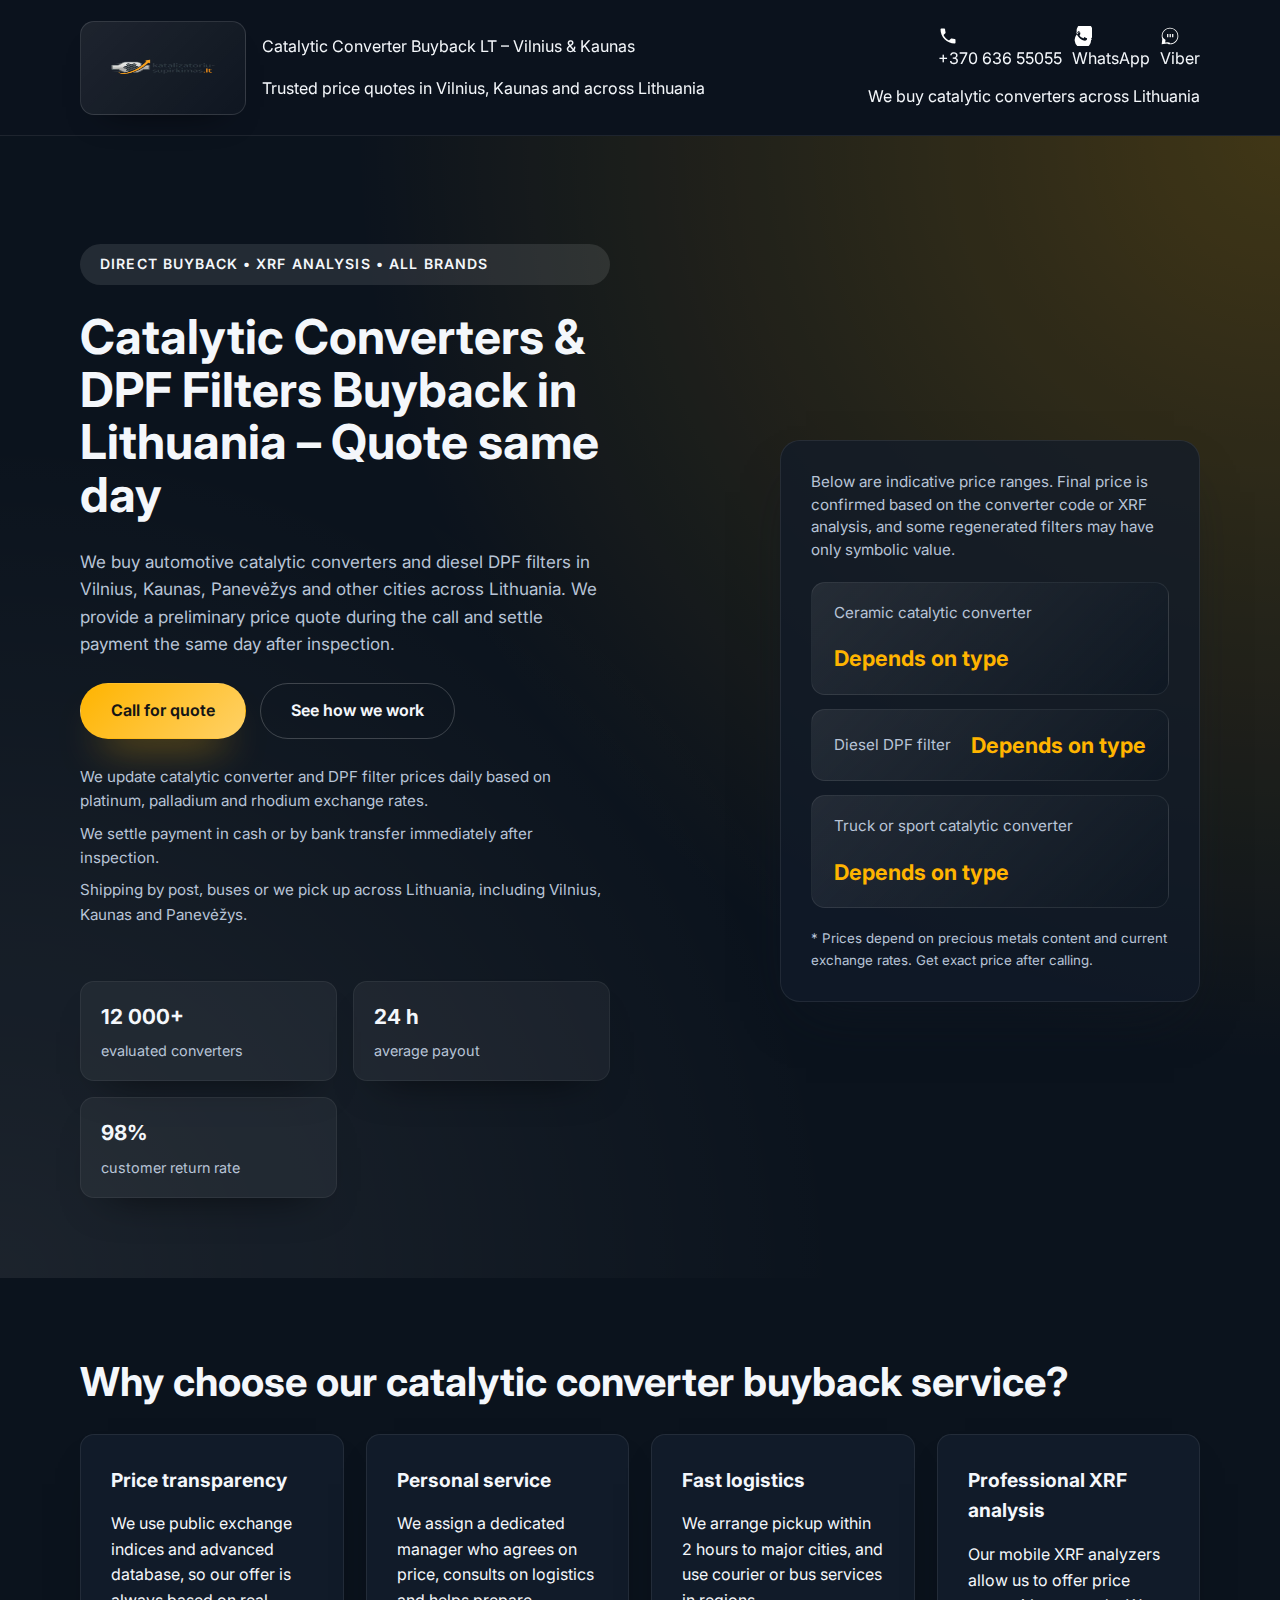
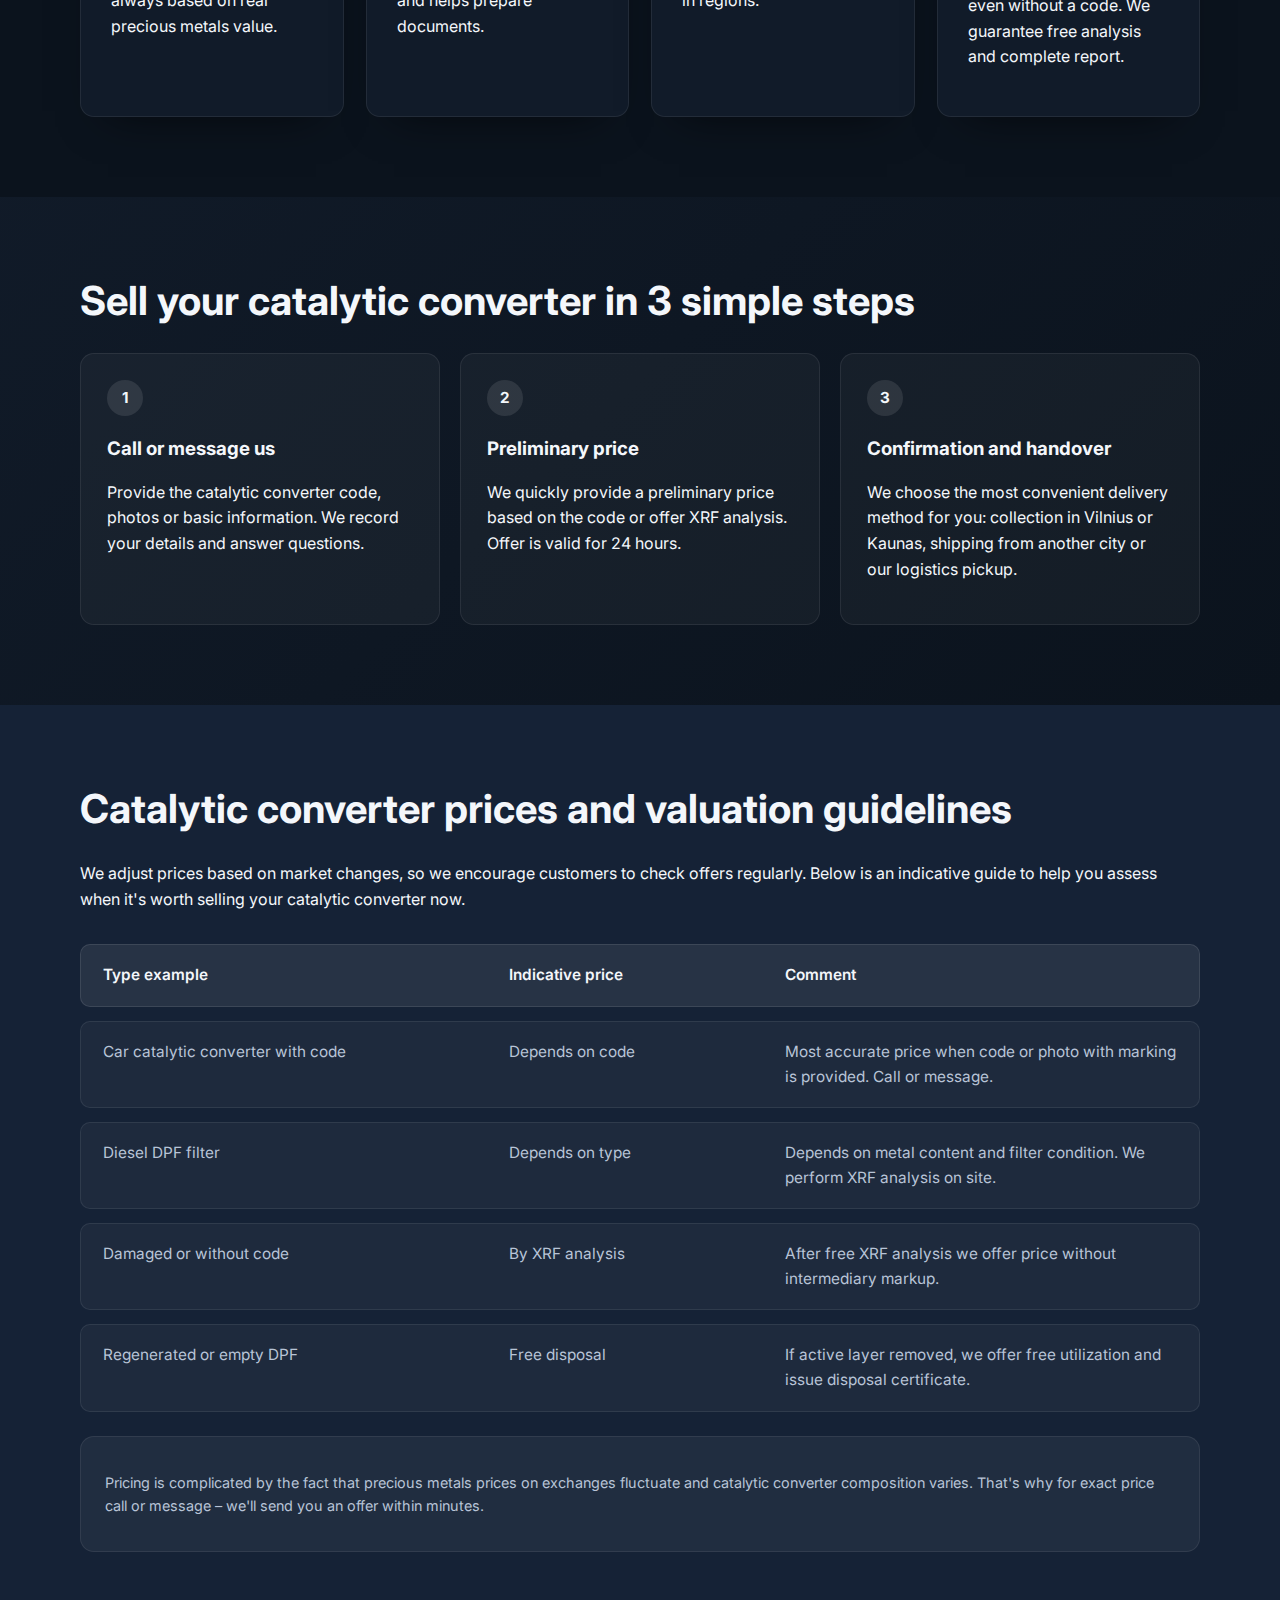
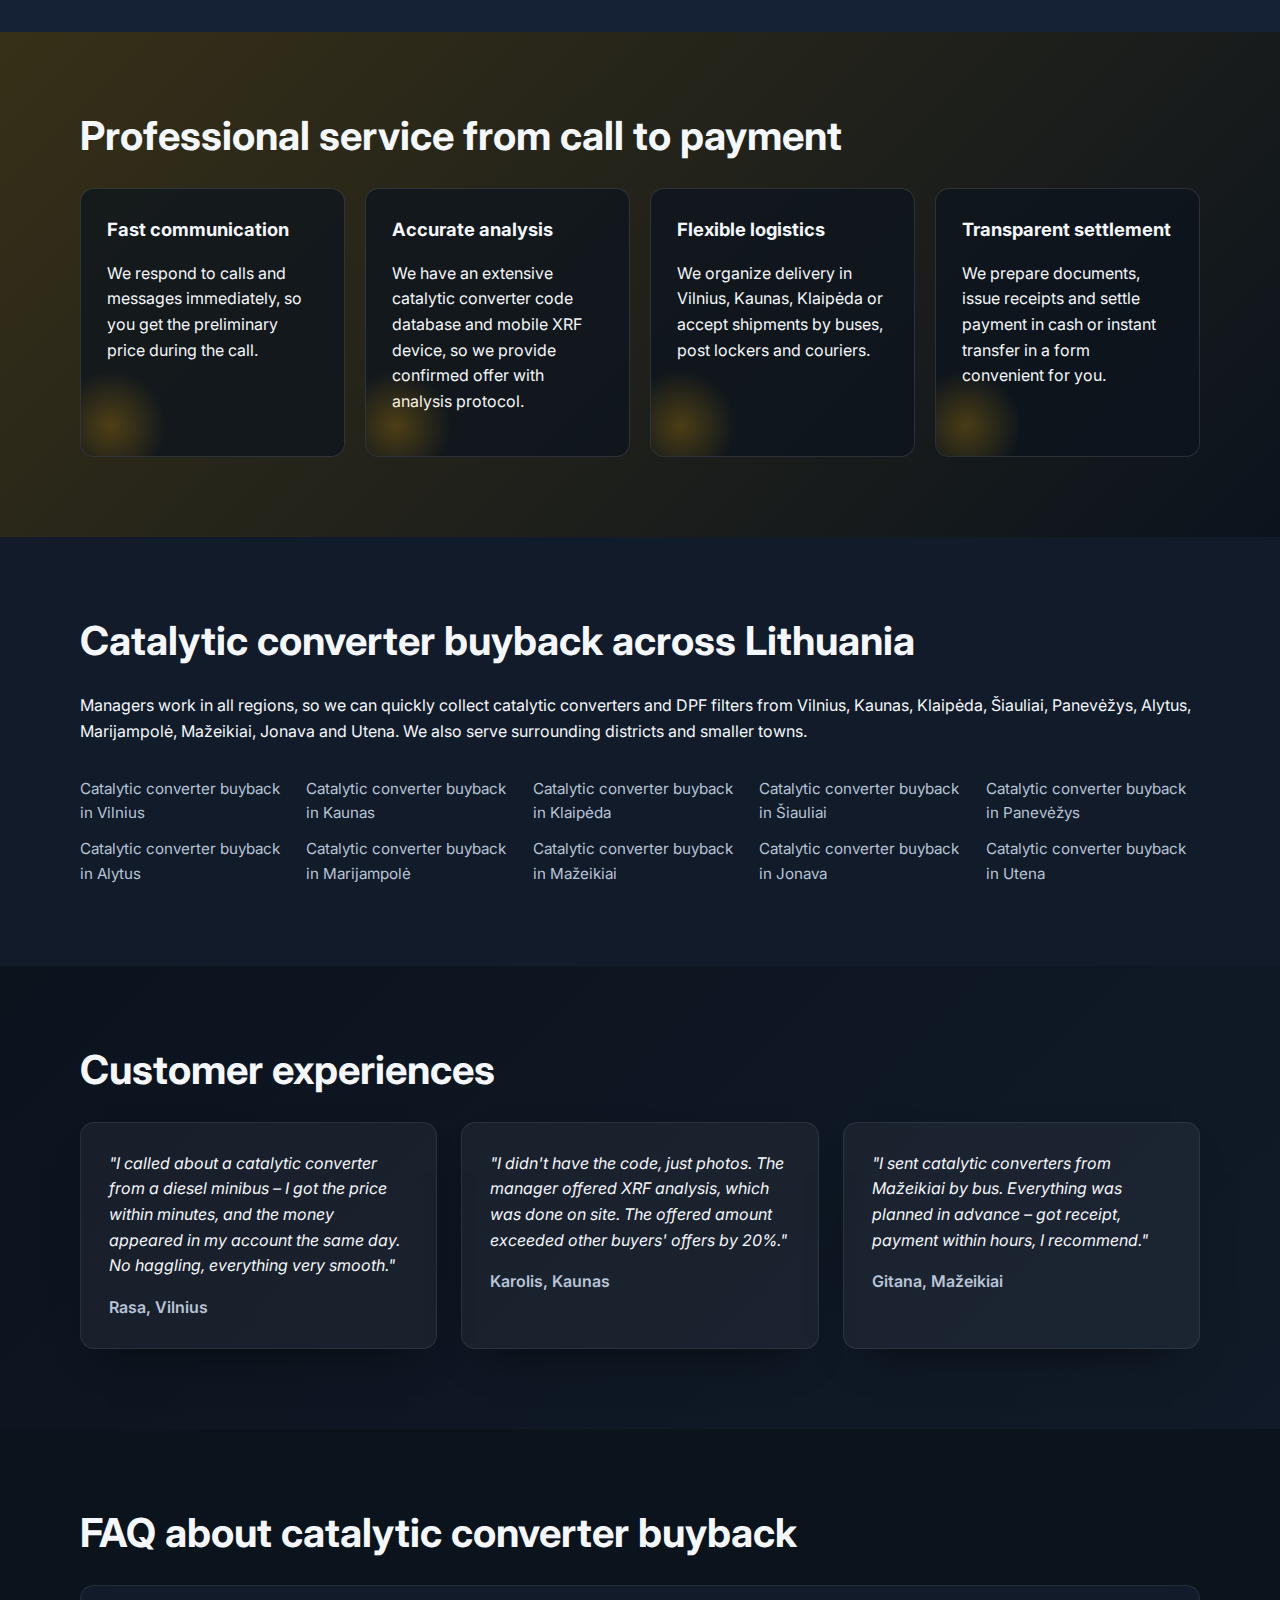
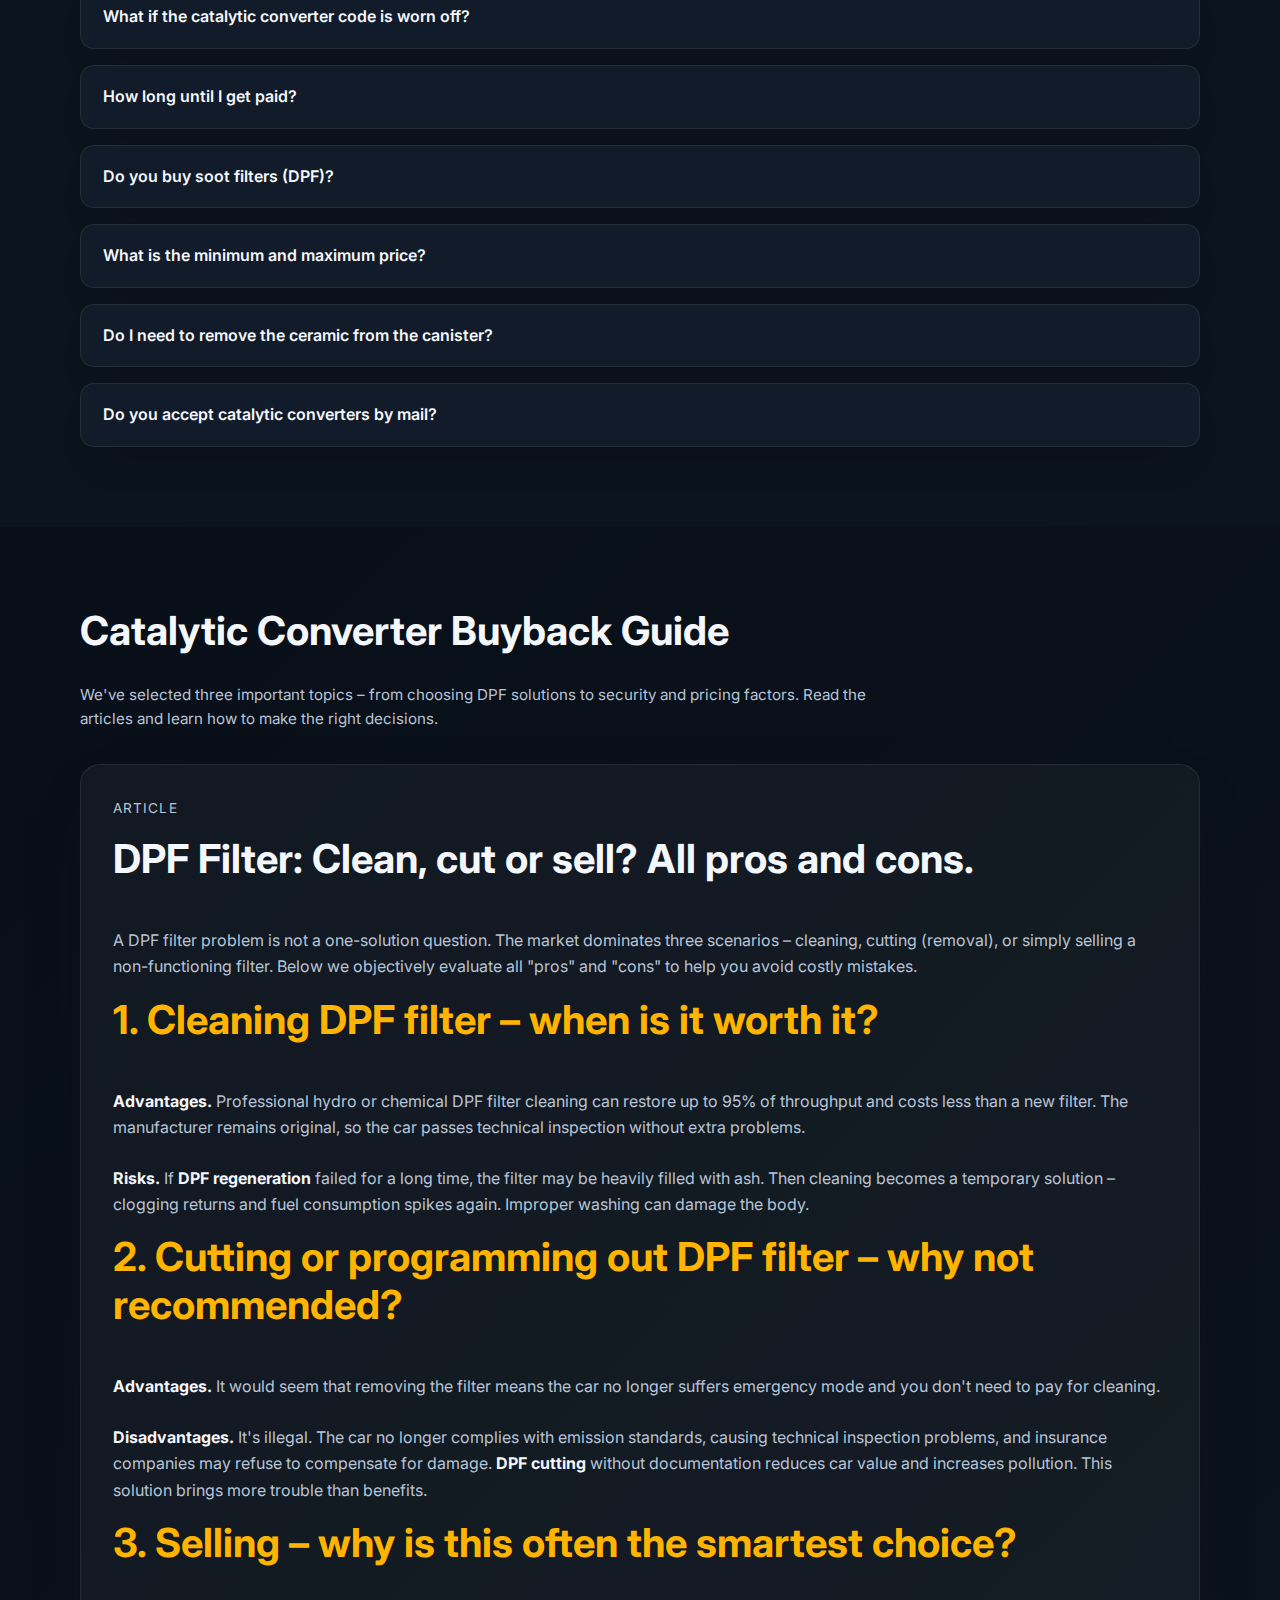
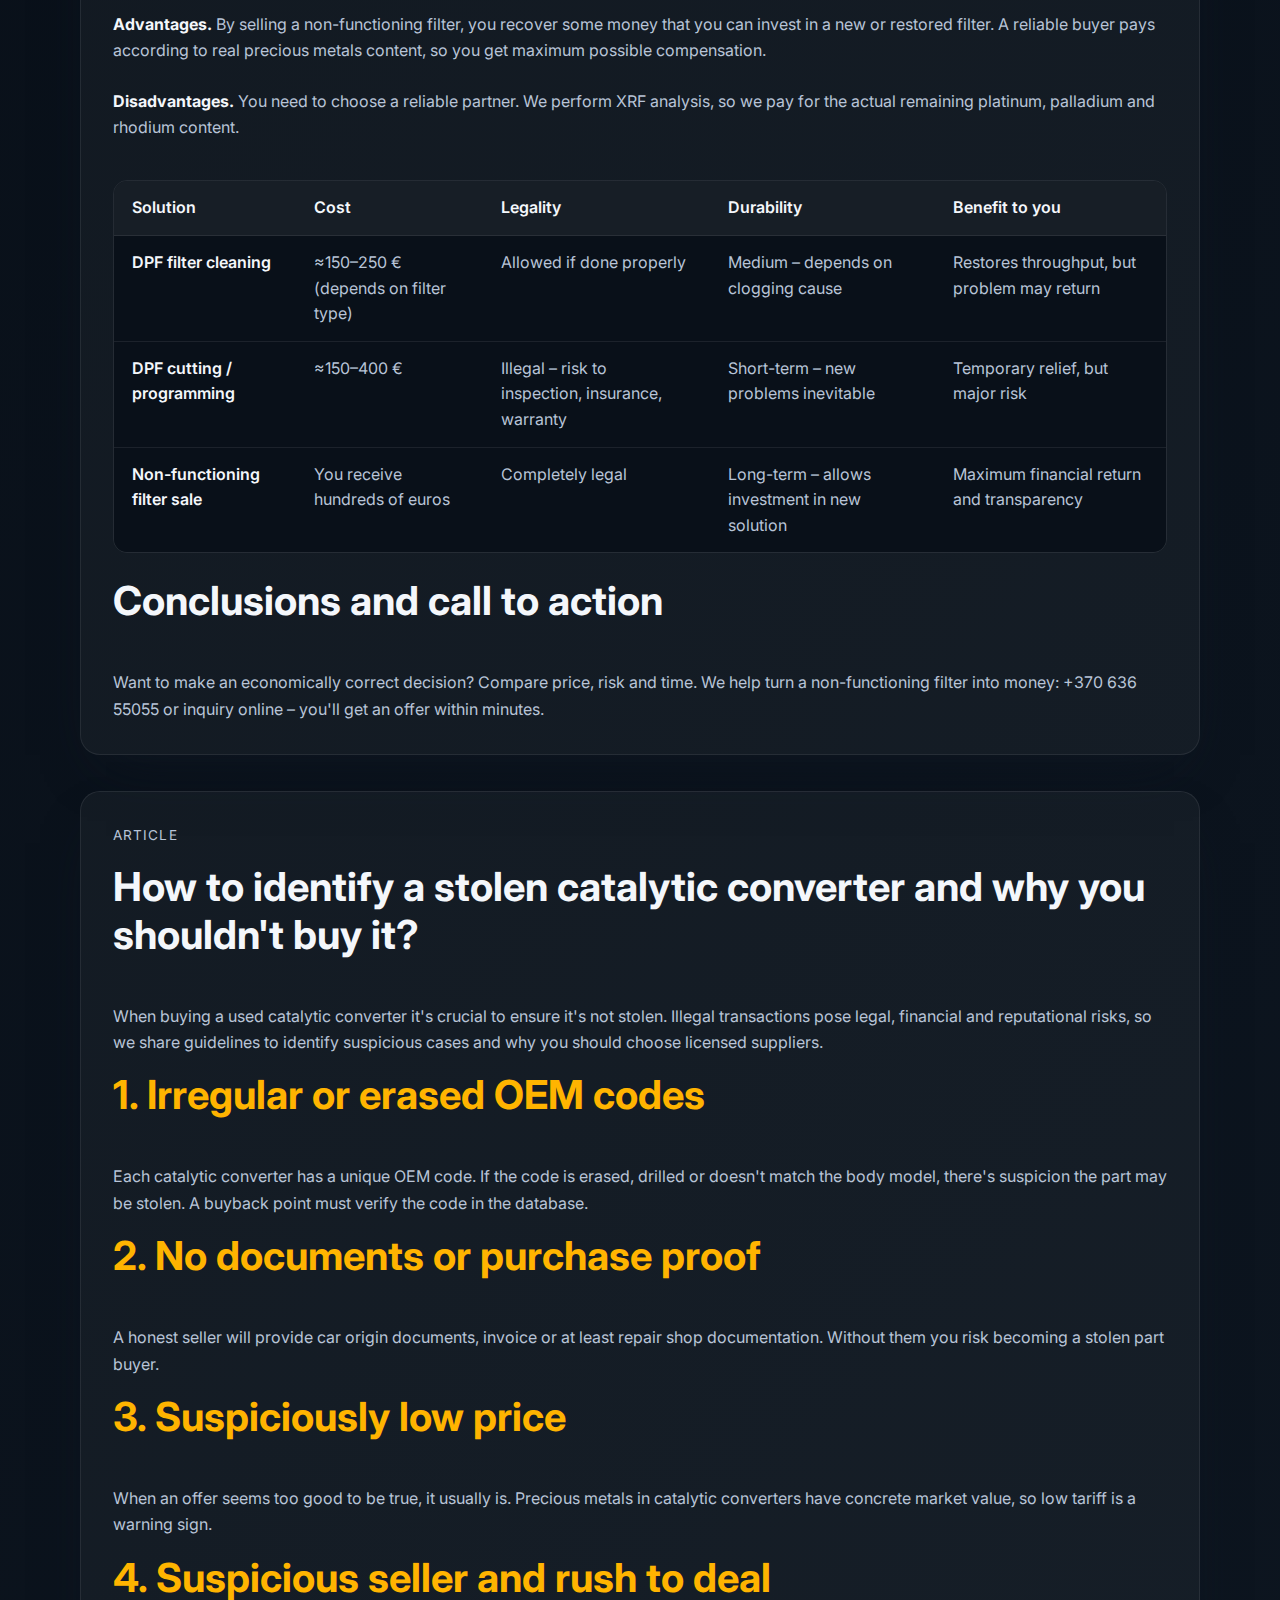
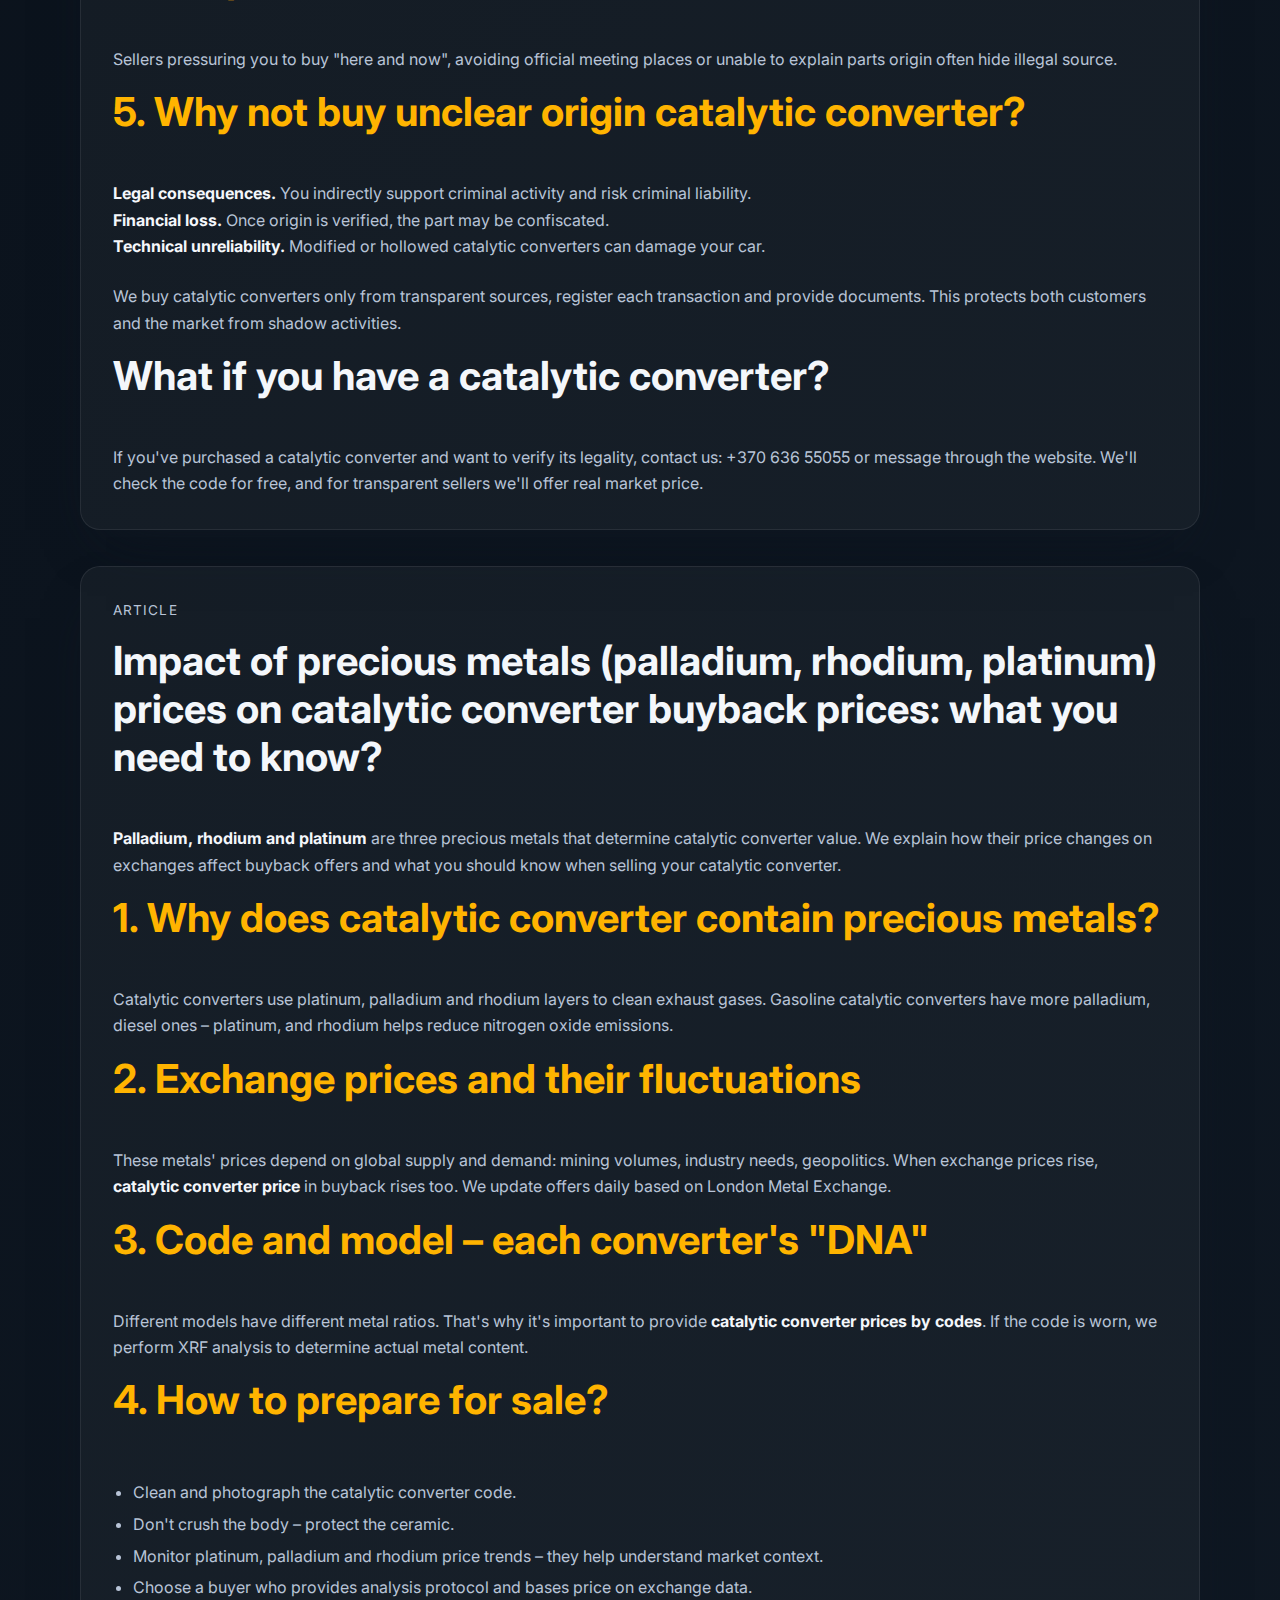
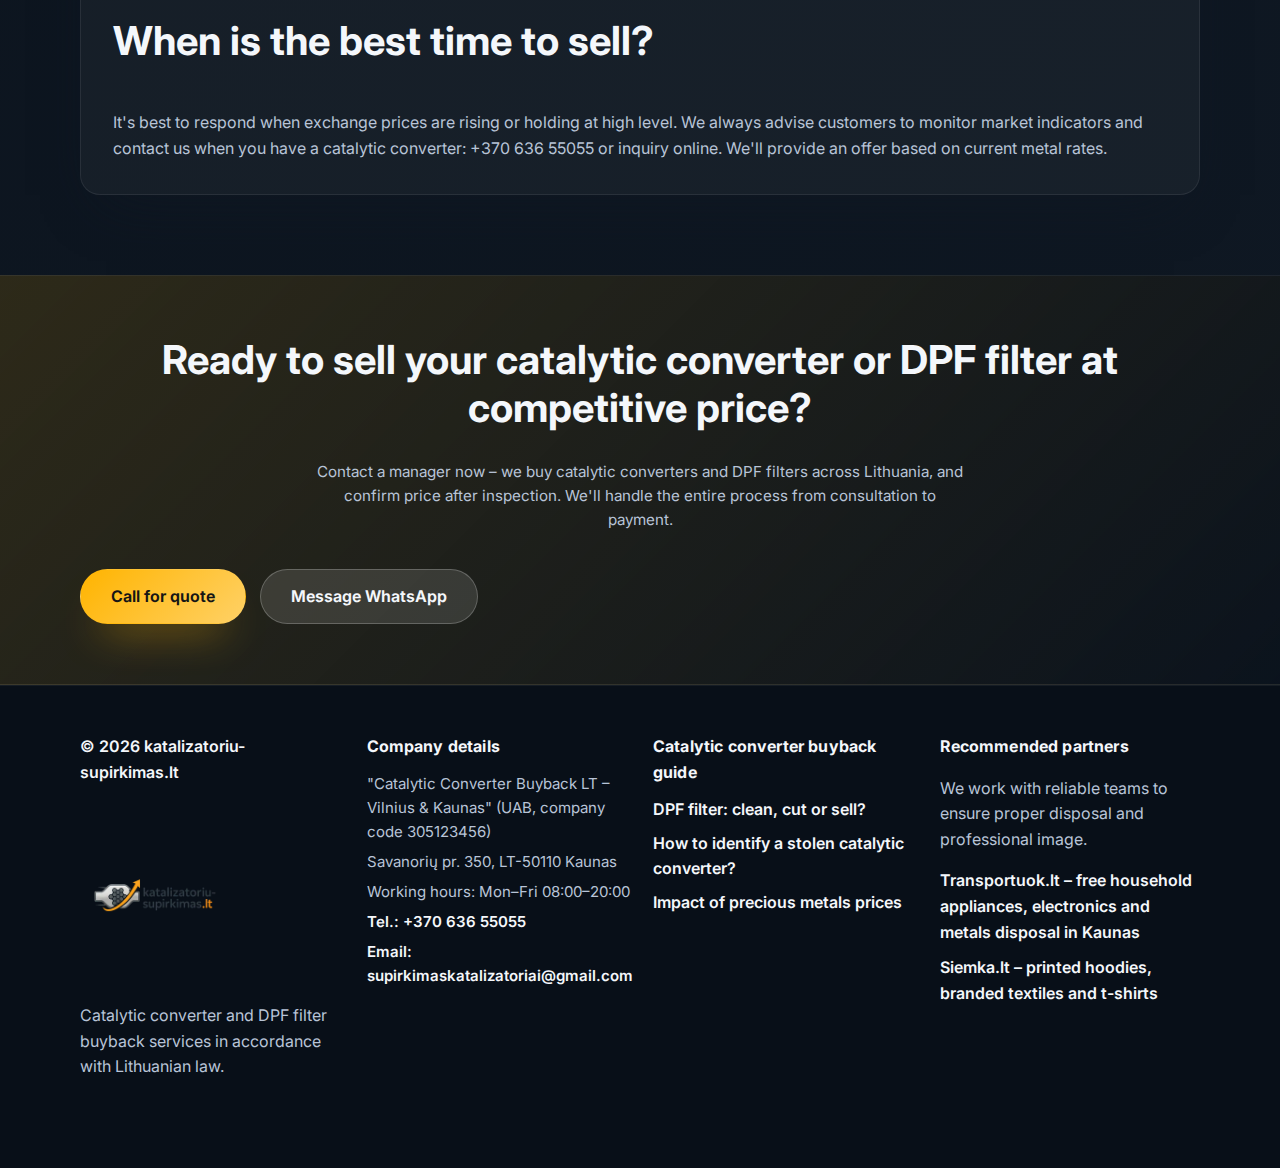
<file: en/index.html>
<!DOCTYPE html>
<html lang="en">
<head>
  <!-- Google tag (gtag.js) -->
  <script async src="https://www.googletagmanager.com/gtag/js?id=G-Y09E0P6S36"></script>
  <script>
    window.dataLayer = window.dataLayer || [];
    function gtag(){dataLayer.push(arguments);}
    gtag('js', new Date());

    gtag('config', 'G-Y09E0P6S36');
  </script>
  <meta charset="utf-8" />
  <meta name="viewport" content="width=device-width, initial-scale=1, maximum-scale=5, viewport-fit=cover" />
  <meta http-equiv="x-ua-compatible" content="ie=edge" />
  <title>Buy Catalytic Converters & DPF Filters | Best Price in Lithuania</title>
  <meta name="description" content="We buy catalytic converters and diesel DPF filters across Lithuania. Get a quote in minutes – payment same day in cash or bank transfer." />
  <meta name="keywords" content="buy catalytic converters, catalytic converter buyback, DPF filter buyback, buy catalytic converters Lithuania, Vilnius, Kaunas, Klaipėda, Panevėžys" />
  <meta name="author" content="Catalytic Converter Buyback LT" />
  <meta name="robots" content="index, follow, max-snippet:-1, max-image-preview:large, max-video-preview:-1" />
  <meta name="language" content="English" />
  <meta name="revisit-after" content="7 days" />
  <link rel="canonical" href="https://katalizatoriu-supirkimas.lt/en/" />
  <link rel="alternate" hreflang="lt" href="https://katalizatoriu-supirkimas.lt/" />
  <link rel="alternate" hreflang="en" href="https://katalizatoriu-supirkimas.lt/en/" />
  <link rel="alternate" hreflang="ru" href="https://katalizatoriu-supirkimas.lt/ru/" />
  <meta property="og:locale" content="en_US" />
  <meta property="og:title" content="Buy Catalytic Converters & DPF Filters | Best Price in Lithuania" />
  <meta property="og:description" content="We buy catalytic converters and diesel DPF filters across Lithuania. Get a quote in minutes – payment same day in cash or bank transfer." />
  <meta property="og:type" content="website" />
  <meta property="og:url" content="https://katalizatoriu-supirkimas.lt/en/" />
  <meta property="og:site_name" content="Catalytic Converter Buyback LT – Vilnius & Kaunas" />
  <meta property="og:image" content="https://katalizatoriu-supirkimas.lt/assets/img/logotipas.png" />
  <meta property="og:image:alt" content="Catalytic Converter Buyback LT logo" />
  <meta name="twitter:card" content="summary_large_image" />
  <meta name="twitter:title" content="Buy Catalytic Converters & DPF Filters | Best Price in Lithuania" />
  <meta name="twitter:description" content="Get an instant quote for your catalytic converter or DPF filter – we pay in cash or bank transfer same day." />
  <meta name="twitter:image" content="https://katalizatoriu-supirkimas.lt/assets/img/logotipas.png" />
  <meta name="theme-color" content="#0b131d" />
  <meta name="apple-mobile-web-app-capable" content="yes" />
  <meta name="apple-mobile-web-app-status-bar-style" content="black-translucent" />
  <link rel="preconnect" href="https://fonts.googleapis.com" />
  <link rel="preconnect" href="https://fonts.gstatic.com" crossorigin />
  <link rel="dns-prefetch" href="https://www.googletagmanager.com" />
  <link rel="dns-prefetch" href="https://embed.tawk.to" />
  <link href="https://fonts.googleapis.com/css2?family=Inter:wght@400;600;700&display=swap" rel="stylesheet" />
  <link rel="stylesheet" href="../assets/css/styles.css" />
  <link rel="icon" type="image/png" href="../assets/img/logotipas.png" />
  <link rel="apple-touch-icon" href="../assets/img/logotipas.png" />
</head>
<body>
  <header class="site-header" aria-label="Main contact bar">
    <div class="container header__row">
      <div class="header__logo-group">
        <a class="site-logo" href="#hero" aria-label="Back to top">
          <picture>
            <source srcset="../assets/img/logotipas.webp" type="image/webp" />
            <img src="../assets/img/logotipas.png" alt="Catalytic Converter Buyback LT logo" width="132" height="132" loading="lazy" decoding="async" />
          </picture>
        </a>
        <div class="header__heading">
          <p class="header__title">Catalytic Converter Buyback LT – Vilnius & Kaunas</p>
          <p class="header__subtitle">Trusted price quotes in Vilnius, Kaunas and across Lithuania</p>
        </div>
      </div>
      <div class="header__cta">
        <div class="header__links">
          <a class="contact-link" href="tel:+37063655055">
            <img src="../assets/img/phone.svg" alt="Phone" class="contact-link__icon" />
            <span>+370 636 55055</span>
          </a>
          <a class="contact-link" href="https://wa.me/37063655055" target="_blank" rel="noopener">
            <img src="../assets/img/whatsapp.svg" alt="WhatsApp" class="contact-link__icon" />
            <span>WhatsApp</span>
          </a>
          <a class="contact-link" href="viber://contact?number=%2B37063655055" target="_blank" rel="noopener">
            <img src="../assets/img/viber.svg" alt="Viber" class="contact-link__icon" />
            <span>Viber</span>
          </a>
        </div>
        <span class="header__subtitle">We buy catalytic converters across Lithuania</span>
      </div>
    </div>
  </header>

  <main>
    <section id="hero" class="hero" aria-labelledby="hero-title">
      <div class="container hero__grid">
        <div class="hero__content">
          <span class="hero__badge">Direct buyback • XRF analysis • All brands</span>
          <h1 id="hero-title">Catalytic Converters & DPF Filters Buyback in Lithuania – Quote same day</h1>
          <p class="hero__subtitle">We buy automotive catalytic converters and diesel DPF filters in Vilnius, Kaunas, Panevėžys and other cities across Lithuania. We provide a preliminary price quote during the call and settle payment the same day after inspection.</p>
          <div class="hero__cta">
            <a class="btn btn--primary" href="tel:+37063655055">Call for quote</a>
            <a class="btn btn--ghost" href="#process">See how we work</a>
          </div>
          <ul class="hero__bullets" aria-label="Main benefits">
            <li>We update catalytic converter and DPF filter prices daily based on platinum, palladium and rhodium exchange rates.</li>
            <li>We settle payment in cash or by bank transfer immediately after inspection.</li>
            <li>Shipping by post, buses or we pick up across Lithuania, including Vilnius, Kaunas and Panevėžys.</li>
          </ul>
          <div class="trust-grid" aria-label="Results metrics">
            <article class="metric">
              <span class="metric__value">12&nbsp;000+</span>
              <span class="metric__label">evaluated converters</span>
            </article>
            <article class="metric">
              <span class="metric__value">24 h</span>
              <span class="metric__label">average payout</span>
            </article>
            <article class="metric">
              <span class="metric__value">98%</span>
              <span class="metric__label">customer return rate</span>
            </article>
          </div>
        </div>
        <div class="hero__highlight" aria-hidden="true">
          <div class="price-ticker">
            <p>Below are indicative price ranges. Final price is confirmed based on the converter code or XRF analysis, and some regenerated filters may have only symbolic value.</p>
            <div class="price-ticker__cards">
              <div class="ticker-card">
                <span class="ticker-label">Ceramic catalytic converter</span>
                <span class="ticker-value">Depends on type</span>
              </div>
              <div class="ticker-card">
                <span class="ticker-label">Diesel DPF filter</span>
                <span class="ticker-value">Depends on type</span>
              </div>
              <div class="ticker-card">
                <span class="ticker-label">Truck or sport catalytic converter</span>
                <span class="ticker-value">Depends on type</span>
              </div>
            </div>
            <small>* Prices depend on precious metals content and current exchange rates. Get exact price after calling.</small>
          </div>
        </div>
      </div>
    </section>

    <section id="benefits" class="section section-benefits" aria-labelledby="benefits-title">
      <div class="container">
        <h2 id="benefits-title">Why choose our catalytic converter buyback service?</h2>
        <div class="cards-grid">
          <article class="card">
            <h3>Price transparency</h3>
            <p>We use public exchange indices and advanced database, so our offer is always based on real precious metals value.</p>
          </article>
          <article class="card">
            <h3>Personal service</h3>
            <p>We assign a dedicated manager who agrees on price, consults on logistics and helps prepare documents.</p>
          </article>
          <article class="card">
            <h3>Fast logistics</h3>
            <p>We arrange pickup within 2 hours to major cities, and use courier or bus services in regions.</p>
          </article>
          <article class="card">
            <h3>Professional XRF analysis</h3>
            <p>Our mobile XRF analyzers allow us to offer price even without a code. We guarantee free analysis and complete report.</p>
          </article>
        </div>
      </div>
    </section>

    <section id="process" class="section section-process" aria-labelledby="process-title">
      <div class="container">
        <h2 id="process-title">Sell your catalytic converter in 3 simple steps</h2>
        <div class="steps">
          <article class="step">
            <span class="step__number">1</span>
            <h3>Call or message us</h3>
            <p>Provide the catalytic converter code, photos or basic information. We record your details and answer questions.</p>
          </article>
          <article class="step">
            <span class="step__number">2</span>
            <h3>Preliminary price</h3>
            <p>We quickly provide a preliminary price based on the code or offer XRF analysis. Offer is valid for 24 hours.</p>
          </article>
          <article class="step">
            <span class="step__number">3</span>
            <h3>Confirmation and handover</h3>
            <p>We choose the most convenient delivery method for you: collection in Vilnius or Kaunas, shipping from another city or our logistics pickup.</p>
          </article>
        </div>
      </div>
    </section>

    <section id="pricing" class="section section-pricing" aria-labelledby="pricing-title">
      <div class="container">
        <h2 id="pricing-title">Catalytic converter prices and valuation guidelines</h2>
        <p>We adjust prices based on market changes, so we encourage customers to check offers regularly. Below is an indicative guide to help you assess when it's worth selling your catalytic converter now.</p>
        <div class="pricing-table" role="table" aria-label="Price guide">
          <div class="pricing-row" role="row">
            <div class="pricing-cell" role="cell">Type example</div>
            <div class="pricing-cell" role="cell">Indicative price</div>
            <div class="pricing-cell" role="cell">Comment</div>
          </div>
          <div class="pricing-row" role="row">
            <div class="pricing-cell" role="cell">Car catalytic converter with code</div>
            <div class="pricing-cell" role="cell">Depends on code</div>
            <div class="pricing-cell" role="cell">Most accurate price when code or photo with marking is provided. Call or message.</div>
          </div>
          <div class="pricing-row" role="row">
            <div class="pricing-cell" role="cell">Diesel DPF filter</div>
            <div class="pricing-cell" role="cell">Depends on type</div>
            <div class="pricing-cell" role="cell">Depends on metal content and filter condition. We perform XRF analysis on site.</div>
          </div>
          <div class="pricing-row" role="row">
            <div class="pricing-cell" role="cell">Damaged or without code</div>
            <div class="pricing-cell" role="cell">By XRF analysis</div>
            <div class="pricing-cell" role="cell">After free XRF analysis we offer price without intermediary markup.</div>
          </div>
          <div class="pricing-row" role="row">
            <div class="pricing-cell" role="cell">Regenerated or empty DPF</div>
            <div class="pricing-cell" role="cell">Free disposal</div>
            <div class="pricing-cell" role="cell">If active layer removed, we offer free utilization and issue disposal certificate.</div>
          </div>
        </div>
        <div class="pricing-note">
          <p>Pricing is complicated by the fact that precious metals prices on exchanges fluctuate and catalytic converter composition varies. That's why for exact price call or message – we'll send you an offer within minutes.</p>
        </div>
      </div>
    </section>

    <section id="service-quality" class="section section-design" aria-labelledby="service-quality-title">
      <div class="container">
        <h2 id="service-quality-title">Professional service from call to payment</h2>
        <div class="design-grid">
          <article class="design-card">
            <h3>Fast communication</h3>
            <p>We respond to calls and messages immediately, so you get the preliminary price during the call.</p>
          </article>
          <article class="design-card">
            <h3>Accurate analysis</h3>
            <p>We have an extensive catalytic converter code database and mobile XRF device, so we provide confirmed offer with analysis protocol.</p>
          </article>
          <article class="design-card">
            <h3>Flexible logistics</h3>
            <p>We organize delivery in Vilnius, Kaunas, Klaipėda or accept shipments by buses, post lockers and couriers.</p>
          </article>
          <article class="design-card">
            <h3>Transparent settlement</h3>
            <p>We prepare documents, issue receipts and settle payment in cash or instant transfer in a form convenient for you.</p>
          </article>
        </div>
      </div>
    </section>

    <section id="locations" class="section section-locations" aria-labelledby="locations-title">
      <div class="container">
        <h2 id="locations-title">Catalytic converter buyback across Lithuania</h2>
        <p>Managers work in all regions, so we can quickly collect catalytic converters and DPF filters from Vilnius, Kaunas, Klaipėda, Šiauliai, Panevėžys, Alytus, Marijampolė, Mažeikiai, Jonava and Utena. We also serve surrounding districts and smaller towns.</p>
        <ul class="cities">
          <li>Catalytic converter buyback in Vilnius</li>
          <li>Catalytic converter buyback in Kaunas</li>
          <li>Catalytic converter buyback in Klaipėda</li>
          <li>Catalytic converter buyback in Šiauliai</li>
          <li>Catalytic converter buyback in Panevėžys</li>
          <li>Catalytic converter buyback in Alytus</li>
          <li>Catalytic converter buyback in Marijampolė</li>
          <li>Catalytic converter buyback in Mažeikiai</li>
          <li>Catalytic converter buyback in Jonava</li>
          <li>Catalytic converter buyback in Utena</li>
        </ul>
      </div>
    </section>

    <section id="testimonials" class="section section-testimonials" aria-labelledby="testimonials-title">
      <div class="container">
        <h2 id="testimonials-title">Customer experiences</h2>
        <div class="testimonials-grid">
          <figure class="testimonial">
            <blockquote>"I called about a catalytic converter from a diesel minibus – I got the price within minutes, and the money appeared in my account the same day. No haggling, everything very smooth."</blockquote>
            <figcaption>Rasa, Vilnius</figcaption>
          </figure>
          <figure class="testimonial">
            <blockquote>"I didn't have the code, just photos. The manager offered XRF analysis, which was done on site. The offered amount exceeded other buyers' offers by 20%."</blockquote>
            <figcaption>Karolis, Kaunas</figcaption>
          </figure>
          <figure class="testimonial">
            <blockquote>"I sent catalytic converters from Mažeikiai by bus. Everything was planned in advance – got receipt, payment within hours, I recommend."</blockquote>
            <figcaption>Gitana, Mažeikiai</figcaption>
          </figure>
        </div>
      </div>
    </section>

    <section id="faq" class="section section-faq" aria-labelledby="faq-title">
      <div class="container">
        <h2 id="faq-title">FAQ about catalytic converter buyback</h2>
        <div class="faq-items">
          <details>
            <summary>What if the catalytic converter code is worn off?</summary>
            <p>If the code is unreadable, we perform free XRF analysis. Based on precious metals percentages we provide a price on a "no middleman" basis and issue analysis protocol.</p>
          </details>
          <details>
            <summary>How long until I get paid?</summary>
            <p>We settle the same day. Our manager can pay in cash on site or make an instant transfer to any Lithuanian bank.</p>
          </details>
          <details>
            <summary>Do you buy soot filters (DPF)?</summary>
            <p>Yes, we buy all types of diesel DPF filters across Lithuania. We use a separate valuation formula, so we add extra premium for a well-maintained filter.</p>
          </details>
          <details>
            <summary>What is the minimum and maximum price?</summary>
            <p>Prices are determined by code, coating composition and metal rates. We'll provide the specific price by phone – each catalytic converter is unique!</p>
          </details>
          <details>
            <summary>Do I need to remove the ceramic from the canister?</summary>
            <p>No need. For a complete catalytic converter canister we offer a higher price, as the ceramic helps us assess precious metals content more accurately.</p>
          </details>
          <details>
            <summary>Do you accept catalytic converters by mail?</summary>
            <p>We accept shipments by post lockers, buses and couriers. We provide step-by-step instructions and cover shipping costs if selling more than one catalytic converter.</p>
          </details>
        </div>
      </div>
    </section>

    <section id="gidas" class="section section-guide" aria-label="Catalytic converter buyback guide">
      <div class="container">
        <h2 class="guide-title">Catalytic Converter Buyback Guide</h2>
        <p class="guide-intro">We've selected three important topics – from choosing DPF solutions to security and pricing factors. Read the articles and learn how to make the right decisions.</p>
        <div class="guide-articles">
          <article id="straipsnis-problemos-atpazinimas" class="guide-article" aria-labelledby="straipsnis-problemos-atpazinimas-title">
            <p class="guide-article__stage">Article</p>
            <h2 id="straipsnis-problemos-atpazinimas-title" class="guide-article__title">DPF Filter: Clean, cut or sell? All pros and cons.</h2>
            <p>A DPF filter problem is not a one-solution question. The market dominates three scenarios – cleaning, cutting (removal), or simply selling a non-functioning filter. Below we objectively evaluate all "pros" and "cons" to help you avoid costly mistakes.</p>
            <h2 class="guide-article__subheading">1. Cleaning DPF filter – when is it worth it?</h2>
            <p><strong>Advantages.</strong> Professional hydro or chemical DPF filter cleaning can restore up to 95% of throughput and costs less than a new filter. The manufacturer remains original, so the car passes technical inspection without extra problems.</p>
            <p><strong>Risks.</strong> If <strong>DPF regeneration</strong> failed for a long time, the filter may be heavily filled with ash. Then cleaning becomes a temporary solution – clogging returns and fuel consumption spikes again. Improper washing can damage the body.</p>
            <h2 class="guide-article__subheading">2. Cutting or programming out DPF filter – why not recommended?</h2>
            <p><strong>Advantages.</strong> It would seem that removing the filter means the car no longer suffers emergency mode and you don't need to pay for cleaning.</p>
            <p><strong>Disadvantages.</strong> It's illegal. The car no longer complies with emission standards, causing technical inspection problems, and insurance companies may refuse to compensate for damage. <strong>DPF cutting</strong> without documentation reduces car value and increases pollution. This solution brings more trouble than benefits.</p>
            <h2 class="guide-article__subheading">3. Selling – why is this often the smartest choice?</h2>
            <p><strong>Advantages.</strong> By selling a non-functioning filter, you recover some money that you can invest in a new or restored filter. A reliable buyer pays according to real precious metals content, so you get maximum possible compensation.</p>
            <p><strong>Disadvantages.</strong> You need to choose a reliable partner. We perform XRF analysis, so we pay for the actual remaining platinum, palladium and rhodium content.</p>
            <div class="guide-table-wrapper" role="region" aria-label="DPF solutions comparison">
              <table class="guide-table">
                <thead>
                  <tr>
                    <th scope="col">Solution</th>
                    <th scope="col">Cost</th>
                    <th scope="col">Legality</th>
                    <th scope="col">Durability</th>
                    <th scope="col">Benefit to you</th>
                  </tr>
                </thead>
                <tbody>
                  <tr>
                    <th scope="row">DPF filter cleaning</th>
                    <td>≈150–250 € (depends on filter type)</td>
                    <td>Allowed if done properly</td>
                    <td>Medium – depends on clogging cause</td>
                    <td>Restores throughput, but problem may return</td>
                  </tr>
                  <tr>
                    <th scope="row">DPF cutting / programming</th>
                    <td>≈150–400 €</td>
                    <td>Illegal – risk to inspection, insurance, warranty</td>
                    <td>Short-term – new problems inevitable</td>
                    <td>Temporary relief, but major risk</td>
                  </tr>
                  <tr>
                    <th scope="row">Non-functioning filter sale</th>
                    <td>You receive hundreds of euros</td>
                    <td>Completely legal</td>
                    <td>Long-term – allows investment in new solution</td>
                    <td>Maximum financial return and transparency</td>
                  </tr>
                </tbody>
              </table>
            </div>
            <h2 class="guide-article__subheading guide-article__subheading--cta">Conclusions and call to action</h2>
            <p>Want to make an economically correct decision? Compare price, risk and time. We help turn a non-functioning filter into money: <a href="tel:+37063655055">+370 636 55055</a> or <a href="https://katalizatoriu-supirkimas.lt/en/">inquiry online</a> – you'll get an offer within minutes.</p>
          </article>

          <article id="straipsnis-sprendimu-paieska" class="guide-article" aria-labelledby="straipsnis-sprendimu-paieska-title">
            <p class="guide-article__stage">Article</p>
            <h2 id="straipsnis-sprendimu-paieska-title" class="guide-article__title">How to identify a stolen catalytic converter and why you shouldn't buy it?</h2>
            <p>When buying a used catalytic converter it's crucial to ensure it's not stolen. Illegal transactions pose legal, financial and reputational risks, so we share guidelines to identify suspicious cases and why you should choose licensed suppliers.</p>
            <h2 class="guide-article__subheading">1. Irregular or erased OEM codes</h2>
            <p>Each catalytic converter has a unique OEM code. If the code is erased, drilled or doesn't match the body model, there's suspicion the part may be stolen. A buyback point must verify the code in the database.</p>
            <h2 class="guide-article__subheading">2. No documents or purchase proof</h2>
            <p>A honest seller will provide car origin documents, invoice or at least repair shop documentation. Without them you risk becoming a stolen part buyer.</p>
            <h2 class="guide-article__subheading">3. Suspiciously low price</h2>
            <p>When an offer seems too good to be true, it usually is. Precious metals in catalytic converters have concrete market value, so low tariff is a warning sign.</p>
            <h2 class="guide-article__subheading">4. Suspicious seller and rush to deal</h2>
            <p>Sellers pressuring you to buy "here and now", avoiding official meeting places or unable to explain parts origin often hide illegal source.</p>
            <h2 class="guide-article__subheading">5. Why not buy unclear origin catalytic converter?</h2>
            <p><strong>Legal consequences.</strong> You indirectly support criminal activity and risk criminal liability.<br /><strong>Financial loss.</strong> Once origin is verified, the part may be confiscated.<br /><strong>Technical unreliability.</strong> Modified or hollowed catalytic converters can damage your car.</p>
            <p>We buy catalytic converters only from transparent sources, register each transaction and provide documents. This protects both customers and the market from shadow activities.</p>
            <h2 class="guide-article__subheading guide-article__subheading--cta">What if you have a catalytic converter?</h2>
            <p>If you've purchased a catalytic converter and want to verify its legality, contact us: <a href="tel:+37063655055">+370 636 55055</a> or <a href="https://katalizatoriu-supirkimas.lt/en/">message through the website</a>. We'll check the code for free, and for transparent sellers we'll offer real market price.</p>
          </article>

          <article id="straipsnis-pardavimo-sprendimas" class="guide-article" aria-labelledby="straipsnis-pardavimo-sprendimas-title">
            <p class="guide-article__stage">Article</p>
            <h2 id="straipsnis-pardavimo-sprendimas-title" class="guide-article__title">Impact of precious metals (palladium, rhodium, platinum) prices on catalytic converter buyback prices: what you need to know?</h2>
            <p><strong>Palladium, rhodium and platinum</strong> are three precious metals that determine catalytic converter value. We explain how their price changes on exchanges affect buyback offers and what you should know when selling your catalytic converter.</p>
            <h2 class="guide-article__subheading">1. Why does catalytic converter contain precious metals?</h2>
            <p>Catalytic converters use platinum, palladium and rhodium layers to clean exhaust gases. Gasoline catalytic converters have more palladium, diesel ones – platinum, and rhodium helps reduce nitrogen oxide emissions.</p>
            <h2 class="guide-article__subheading">2. Exchange prices and their fluctuations</h2>
            <p>These metals' prices depend on global supply and demand: mining volumes, industry needs, geopolitics. When exchange prices rise, <strong>catalytic converter price</strong> in buyback rises too. We update offers daily based on London Metal Exchange.</p>
            <h2 class="guide-article__subheading">3. Code and model – each converter's "DNA"</h2>
            <p>Different models have different metal ratios. That's why it's important to provide <strong>catalytic converter prices by codes</strong>. If the code is worn, we perform XRF analysis to determine actual metal content.</p>
            <h2 class="guide-article__subheading">4. How to prepare for sale?</h2>
            <ul class="guide-list">
              <li>Clean and photograph the catalytic converter code.</li>
              <li>Don't crush the body – protect the ceramic.</li>
              <li>Monitor platinum, palladium and rhodium price trends – they help understand market context.</li>
              <li>Choose a buyer who provides analysis protocol and bases price on exchange data.</li>
            </ul>
            <h2 class="guide-article__subheading guide-article__subheading--cta">When is the best time to sell?</h2>
            <p>It's best to respond when exchange prices are rising or holding at high level. We always advise customers to monitor market indicators and contact us when you have a catalytic converter: <a href="tel:+37063655055">+370 636 55055</a> or <a href="https://katalizatoriu-supirkimas.lt/en/">inquiry online</a>. We'll provide an offer based on current metal rates.</p>
          </article>
        </div>
      </div>
    </section>

    <section id="cta" class="section section-cta" aria-labelledby="cta-title">
      <div class="container">
        <h2 id="cta-title">Ready to sell your catalytic converter or DPF filter at competitive price?</h2>
        <p>Contact a manager now – we buy catalytic converters and DPF filters across Lithuania, and confirm price after inspection. We'll handle the entire process from consultation to payment.</p>
        <div class="cta-actions">
          <a class="btn btn--primary" href="tel:+37063655055">Call for quote</a>
          <a class="btn btn--secondary" href="https://wa.me/37063655055" target="_blank" rel="noopener">Message WhatsApp</a>
        </div>
      </div>
    </section>
  </main>

  <footer class="footer" aria-label="Footer">
    <div class="container footer__grid">
      <div>
        <p class="footer__brand">© <span id="year"></span> katalizatoriu-supirkimas.lt</p>
        <picture class="footer__logo">
          <source srcset="../assets/img/logotipas.webp" type="image/webp" />
          <img src="../assets/img/logotipas.png" alt="Catalytic Converter Buyback LT logo" width="96" height="96" loading="lazy" decoding="async" />
        </picture>
        <p>Catalytic converter and DPF filter buyback services in accordance with Lithuanian law.</p>
      </div>
      <div class="footer__contact" aria-labelledby="footer-company-title">
        <p id="footer-company-title" class="footer__heading">Company details</p>
        <ul class="footer__details">
          <li>"Catalytic Converter Buyback LT – Vilnius & Kaunas" (UAB, company code 305123456)</li>
          <li>Savanorių pr. 350, LT-50110 Kaunas</li>
          <li>Working hours: Mon–Fri 08:00–20:00</li>
          <li><a class="footer__detail-link" href="tel:+37063655055">Tel.: +370 636 55055</a></li>
          <li><a class="footer__detail-link" href="mailto:supirkimaskatalizatoriai@gmail.com">Email: supirkimaskatalizatoriai@gmail.com</a></li>
        </ul>
      </div>
      <div class="footer__guides" aria-labelledby="footer-guides-title">
        <p id="footer-guides-title" class="footer__heading">Catalytic converter buyback guide</p>
        <ul class="footer__guide-links">
          <li><a href="#straipsnis-problemos-atpazinimas">DPF filter: clean, cut or sell?</a></li>
          <li><a href="#straipsnis-sprendimu-paieska">How to identify a stolen catalytic converter?</a></li>
          <li><a href="#straipsnis-pardavimo-sprendimas">Impact of precious metals prices</a></li>
        </ul>
      </div>
      <div class="footer__partners" aria-labelledby="footer-partners-title">
        <p id="footer-partners-title" class="footer__heading">Recommended partners</p>
        <p class="footer__description">We work with reliable teams to ensure proper disposal and professional image.</p>
        <ul class="footer__links">
          <li>
            <a href="https://transportuok.lt" target="_blank" rel="noopener nofollow">Transportuok.lt – free household appliances, electronics and metals disposal in Kaunas</a>
          </li>
          <li>
            <a href="https://siemka.lt" target="_blank" rel="noopener nofollow">Siemka.lt – printed hoodies, branded textiles and t-shirts</a>
          </li>
        </ul>
      </div>
    </div>
  </footer>

  <div class="sticky-cta" aria-label="Mobile call to action and language selection">
    <div class="sticky-cta__buttons">
      <a class="sticky-cta__link sticky-cta__link--primary" href="tel:+37063655055" title="Call now">Call</a>
      <a class="sticky-cta__link sticky-cta__link--secondary" href="https://wa.me/37063655055" target="_blank" rel="noopener" title="Message on WhatsApp">WhatsApp</a>
      <a class="sticky-cta__link sticky-cta__link--secondary" href="viber://contact?number=%2B37063655055" target="_blank" rel="noopener" title="Message on Viber">Viber</a>
    </div>
    <div class="language-selector" aria-label="Language selection">
      <a href="/" class="language-link" title="Lithuanian language">LT</a>
      <a href="/en/" class="language-link language-link--active" title="English language">EN</a>
      <a href="/ru/" class="language-link" title="Russian language">RU</a>
    </div>
  </div>

  <script>document.getElementById('year').textContent = new Date().getFullYear();</script>
  <script>
    (function() {
      const header = document.querySelector('.site-header');
      if (!header) return;
      let lastScrollY = window.scrollY;
      const compactOffset = 120;
      const hiddenOffset = 200;
      const handleScroll = () => {
        const current = window.scrollY;
        if (current > compactOffset) {
          header.classList.add('site-header--compact');
        } else {
          header.classList.remove('site-header--compact');
        }
        if (current > hiddenOffset && current > lastScrollY) {
          header.classList.add('site-header--hidden');
        } else {
          header.classList.remove('site-header--hidden');
        }
        lastScrollY = current;
      };
      window.addEventListener('scroll', handleScroll, { passive: true });
      handleScroll();
    })();
  </script>
  <script>
    (function() {
      const stickyCta = document.querySelector('.sticky-cta');
      if (!stickyCta) return;
      let lastScrollY = window.scrollY;
      
      const handleStickyCta = () => {
        const current = window.scrollY;
        const isScrollingDown = current > lastScrollY;
        const scrollThreshold = 300;
        
        if (current > scrollThreshold && isScrollingDown) {
          stickyCta.classList.add('sticky-cta--hidden');
        } else {
          stickyCta.classList.remove('sticky-cta--hidden');
        }
        lastScrollY = current;
      };
      
      window.addEventListener('scroll', handleStickyCta, { passive: true });
      handleStickyCta();
    })();
  </script>
  <script>
    (function() {
      const TAWK_SRC = 'https://embed.tawk.to/68d2a63a689fd01926387f8a/1j5rdilgu';
      let injected = false;

      const brandAttention = () => {
        const attention = document.querySelector('#tawk-bubble-container img[src*="attention-grabbers"]');
        if (!attention) return;
        if (attention.dataset.tawkCustom === 'brand') return;
        attention.src = '../assets/img/logotipas.png';
        attention.srcset = '';
        attention.alt = 'Catalytic Converter Buyback LT chat';
        attention.dataset.tawkCustom = 'brand';
        attention.referrerPolicy = 'no-referrer';
      };

      const chain = (original, next) => function() {
        if (typeof original === 'function') {
          original.apply(this, arguments);
        }
        if (typeof next === 'function') {
          next.apply(this, arguments);
        }
      };

      window.Tawk_API = window.Tawk_API || {};
      window.Tawk_API.onLoad = chain(window.Tawk_API.onLoad, brandAttention);
      window.Tawk_API.onChatMaximized = chain(window.Tawk_API.onChatMaximized, brandAttention);
      window.Tawk_API.onChatMinimized = chain(window.Tawk_API.onChatMinimized, brandAttention);
      window.Tawk_API.onChatEnded = chain(window.Tawk_API.onChatEnded, brandAttention);

      const injectTawk = () => {
        if (injected) return;
        injected = true;
        window.Tawk_LoadStart = new Date();
        const script = document.createElement('script');
        script.async = true;
        script.src = TAWK_SRC;
        script.charset = 'UTF-8';
        script.setAttribute('crossorigin', '*');
        const firstScript = document.getElementsByTagName('script')[0];
        firstScript.parentNode.insertBefore(script, firstScript);
      };

      const setupDeferredLoad = () => {
        setTimeout(injectTawk, 3000);
        const eager = () => {
          injectTawk();
          brandAttention();
          setTimeout(brandAttention, 800);
          window.removeEventListener('scroll', eager);
          window.removeEventListener('mousemove', eager);
          window.removeEventListener('touchstart', eager);
        };
        window.addEventListener('scroll', eager, { once: true, passive: true });
        window.addEventListener('mousemove', eager, { once: true });
        window.addEventListener('touchstart', eager, { once: true, passive: true });
      };

      if (document.readyState === 'complete') {
        setupDeferredLoad();
        brandAttention();
      } else {
        window.addEventListener('load', setupDeferredLoad, { once: true });
        window.addEventListener('load', () => setTimeout(brandAttention, 800), { once: true });
      }
    })();
  </script>

  <script type="application/ld+json">
  {
    "@context": "https://schema.org",
    "@type": "AutomotiveBusiness",
    "name": "Catalytic Converter Buyback LT – Vilnius & Kaunas",
    "url": "https://katalizatoriu-supirkimas.lt/en/",
    "logo": "https://katalizatoriu-supirkimas.lt/assets/img/logotipas.png",
    "image": "https://katalizatoriu-supirkimas.lt/assets/img/logotipas.png",
    "telephone": "+37063655055",
    "description": "Catalytic converter and DPF filter buyback in Kaunas and Vilnius. We provide quick price based on code or XRF analysis and settle same day.",
    "address": {
      "@type": "PostalAddress",
      "streetAddress": "Savanorių pr. 350",
      "addressLocality": "Kaunas",
      "addressRegion": "Kauno m. sav.",
      "postalCode": "50110",
      "addressCountry": "LT"
    },
    "areaServed": [
      {"@type": "AdministrativeArea", "name": "Vilnius District"},
      {"@type": "AdministrativeArea", "name": "Kaunas District"},
      {"@type": "AdministrativeArea", "name": "Klaipėda District"}
    ],
    "priceRange": "€€",
    "openingHoursSpecification": {
      "@type": "OpeningHoursSpecification",
      "dayOfWeek": [
        "Monday",
        "Tuesday",
        "Wednesday",
        "Thursday",
        "Friday",
        "Saturday"
      ],
      "opens": "08:00",
      "closes": "20:00"
    },
    "contactPoint": {
      "@type": "ContactPoint",
      "telephone": "+37063655055",
      "contactType": "sales",
      "email": "supirkimaskatalizatoriai@gmail.com",
      "areaServed": "LT",
      "availableLanguage": ["lt", "en"]
    }
  }
  </script>
  <script type="application/ld+json">
  {
    "@context": "https://schema.org",
    "@type": "FAQPage",
    "mainEntity": [
      {
        "@type": "Question",
        "name": "What if the catalytic converter code is worn off?",
        "acceptedAnswer": {
          "@type": "Answer",
          "text": "If the catalytic converter code is unreadable, we perform free XRF analysis and based on precious metals percentages offer a competitive price."
        }
      },
      {
        "@type": "Question",
        "name": "How long until I get paid?",
        "acceptedAnswer": {
          "@type": "Answer",
          "text": "We settle the same day: in cash or instant transfer after catalytic converter inspection."
        }
      },
      {
        "@type": "Question",
        "name": "Do you buy soot filters (DPF)?",
        "acceptedAnswer": {
          "@type": "Answer",
          "text": "Yes, we buy all types of diesel DPF filters and provide offer based on their metal content."
        }
      },
      {
        "@type": "Question",
        "name": "What is the minimum and maximum price?",
        "acceptedAnswer": {
          "@type": "Answer",
          "text": "Pricing is complicated by frequent precious metals price oscillations and different catalytic converter composition. We provide exact price by phone."
        }
      },
      {
        "@type": "Question",
        "name": "Do I need to remove the ceramic from the canister?",
        "acceptedAnswer": {
          "@type": "Answer",
          "text": "We buy the catalytic converter with the whole canister – this makes the offer larger and better reflects precious metals content."
        }
      },
      {
        "@type": "Question",
        "name": "Do you accept catalytic converters by mail?",
        "acceptedAnswer": {
          "@type": "Answer",
          "text": "We accept catalytic converters by post lockers, buses and couriers. We cover shipping costs for larger quantities."
        }
      }
    ]
  }
  </script>
</body>
</html>
</file>
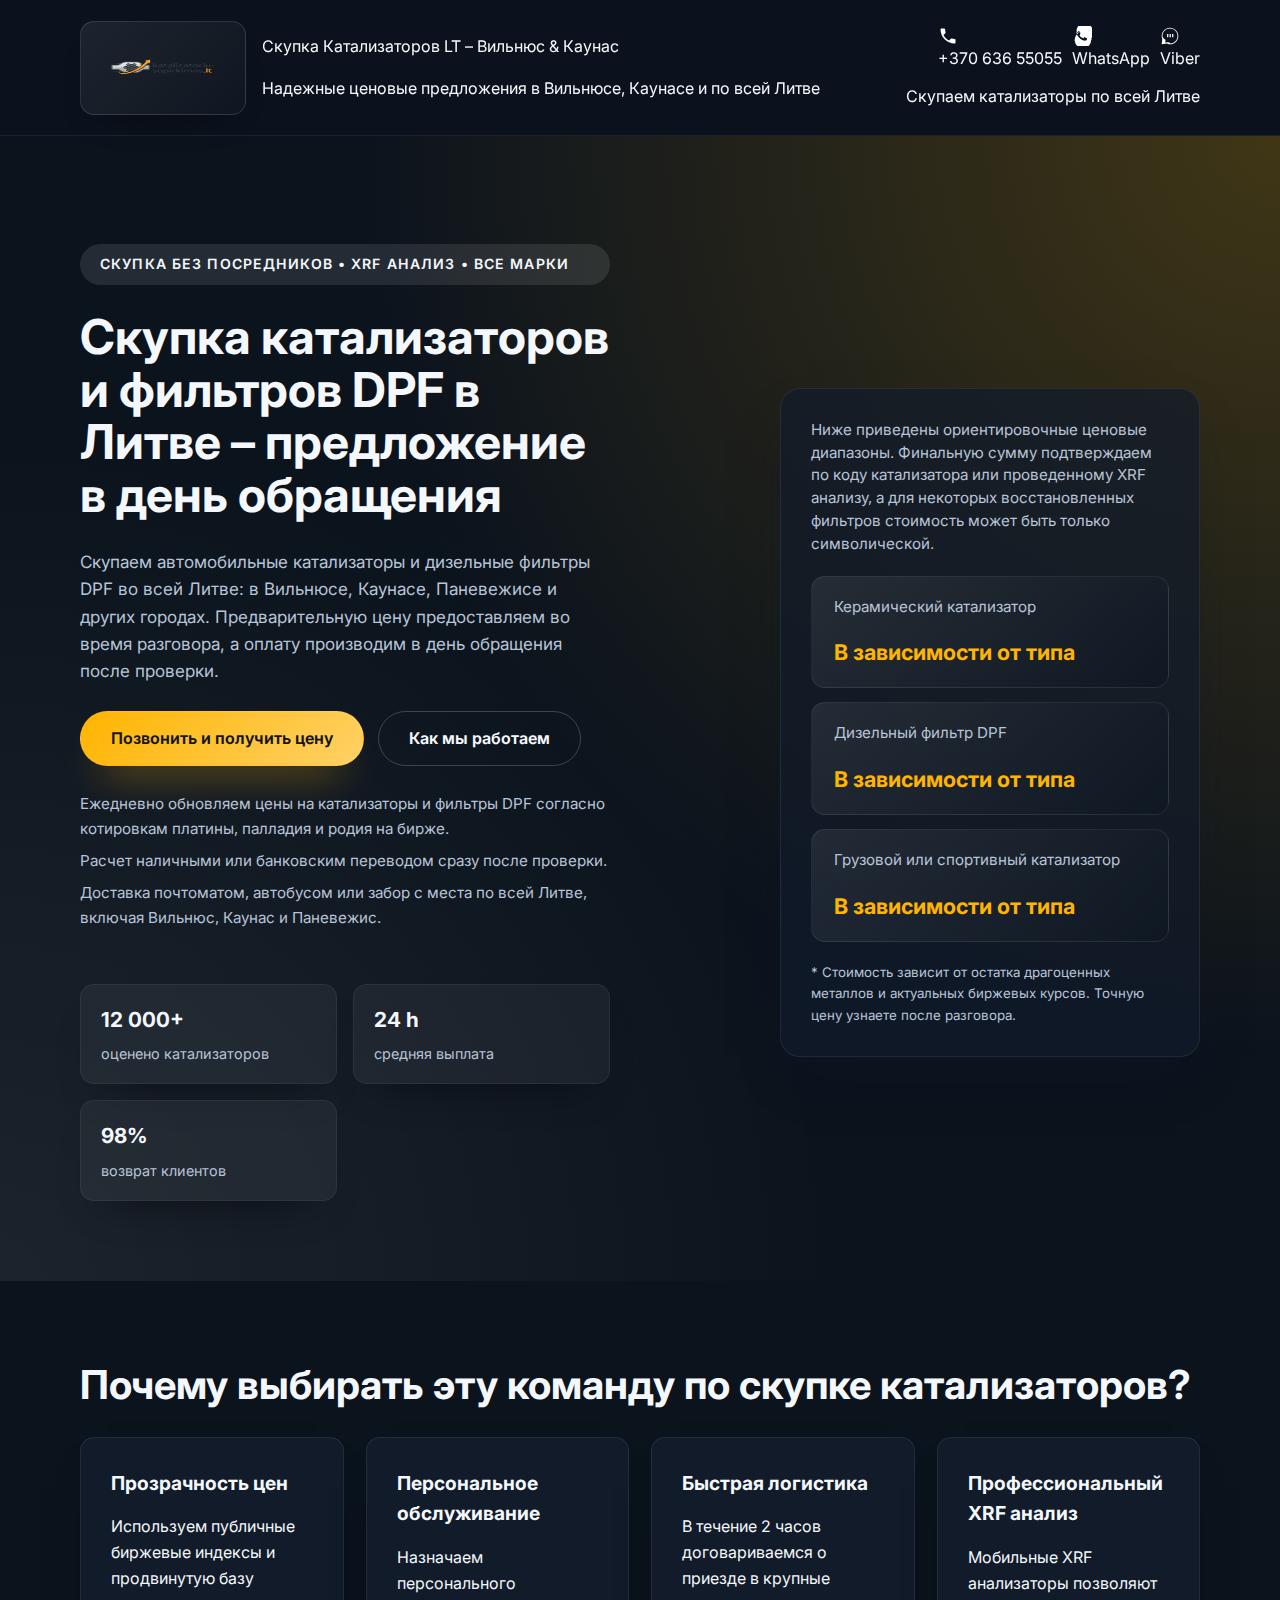
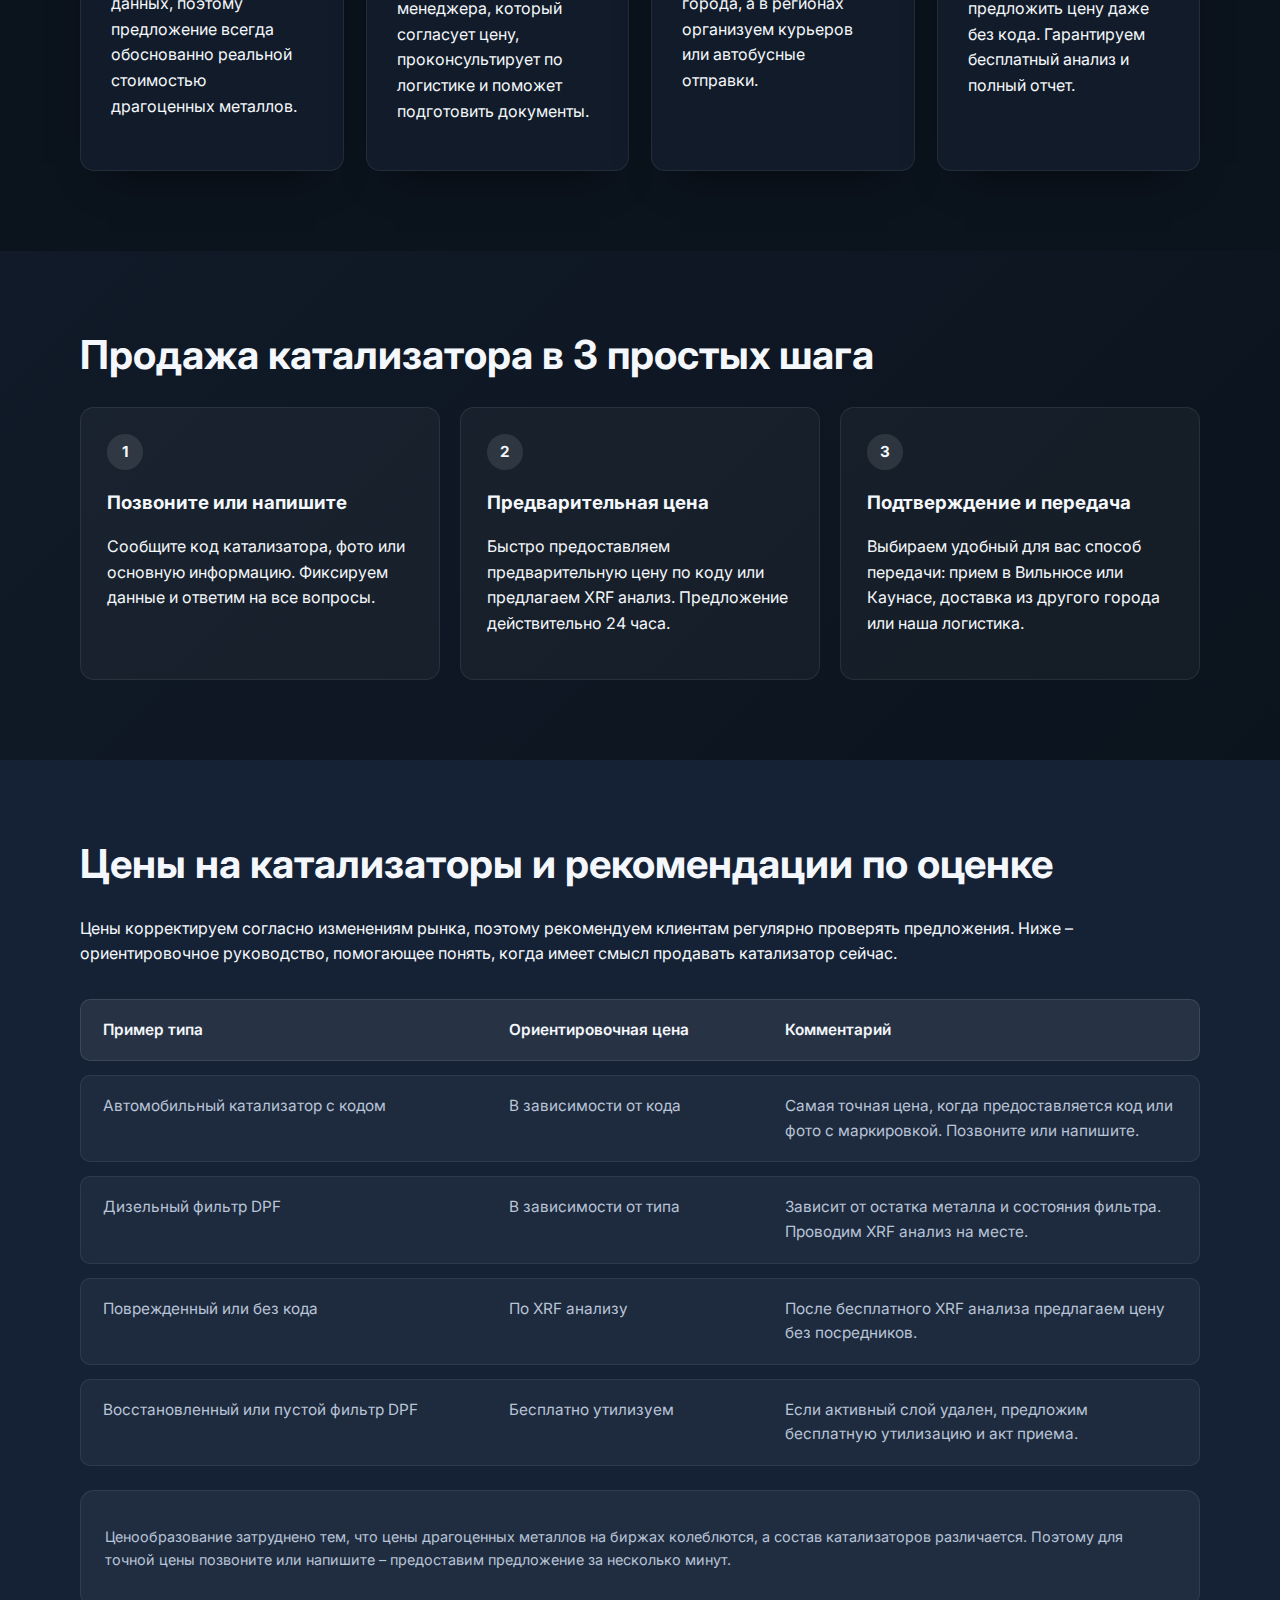
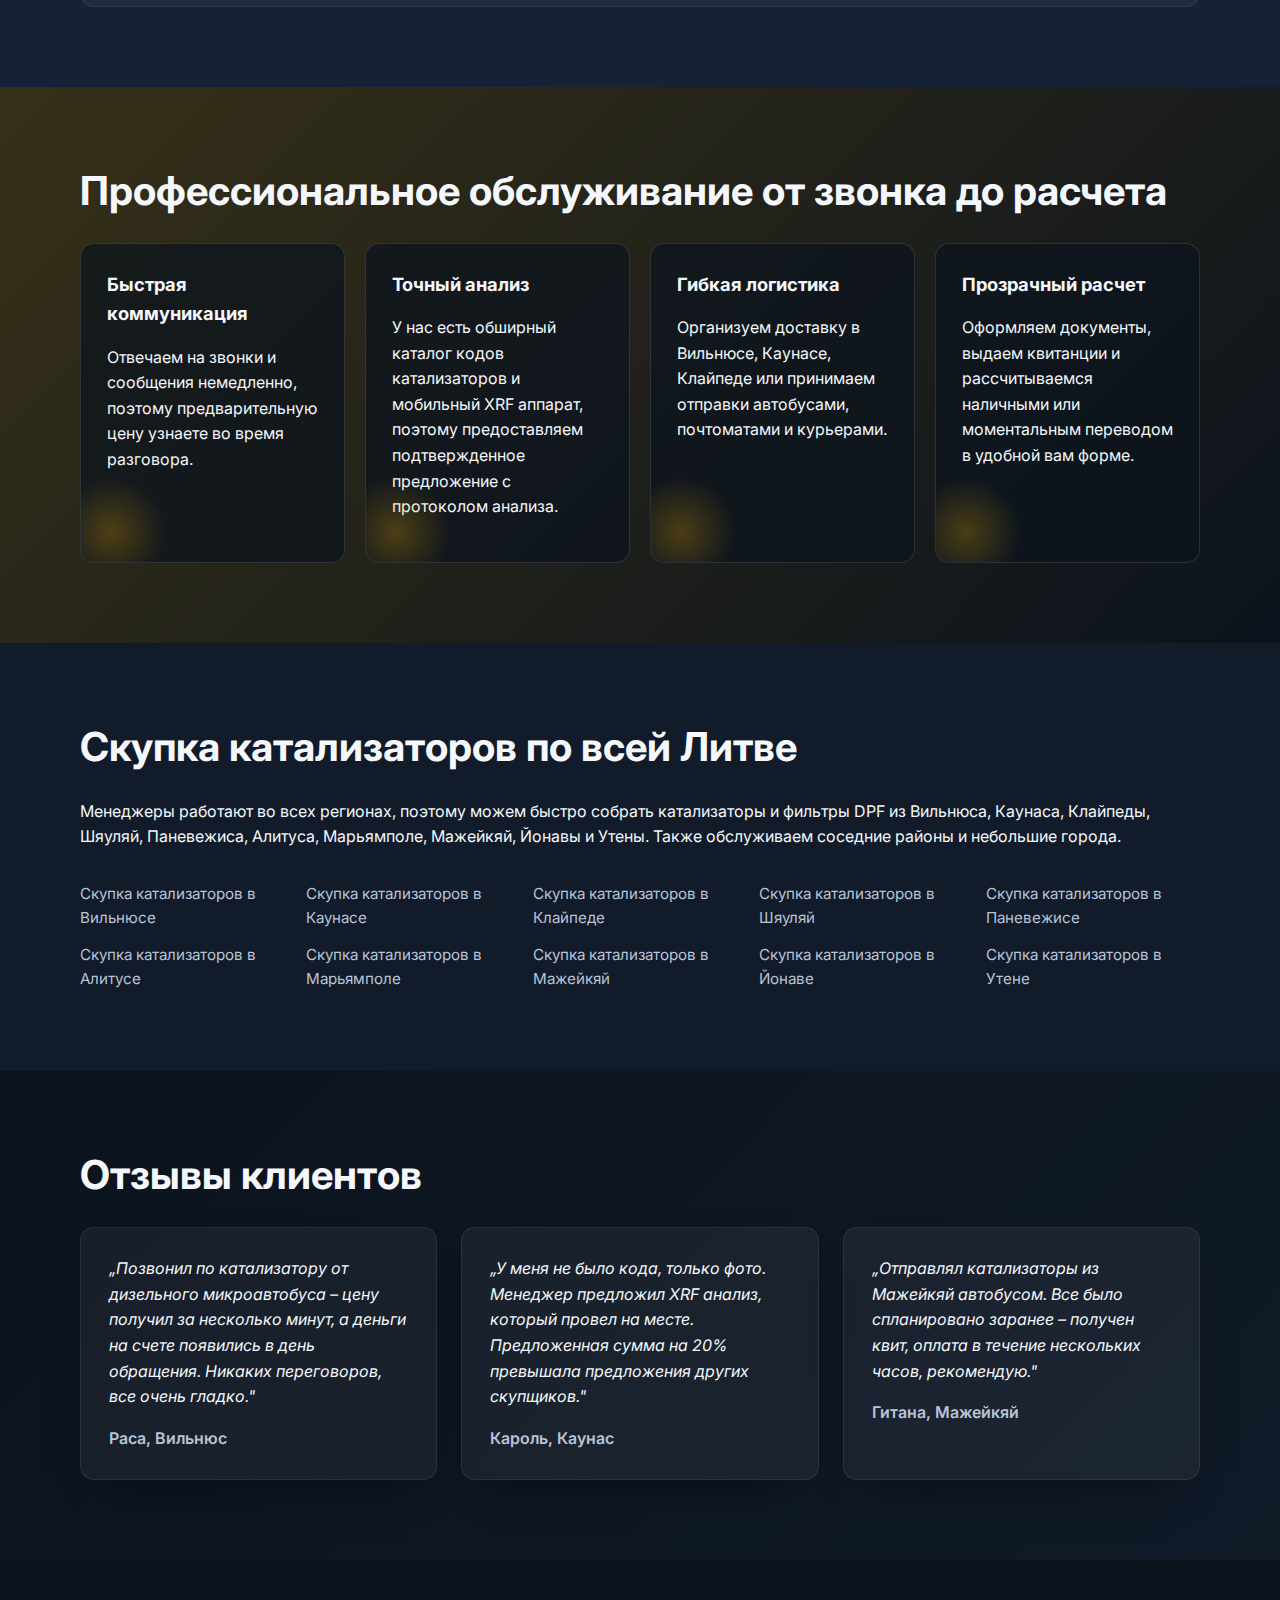
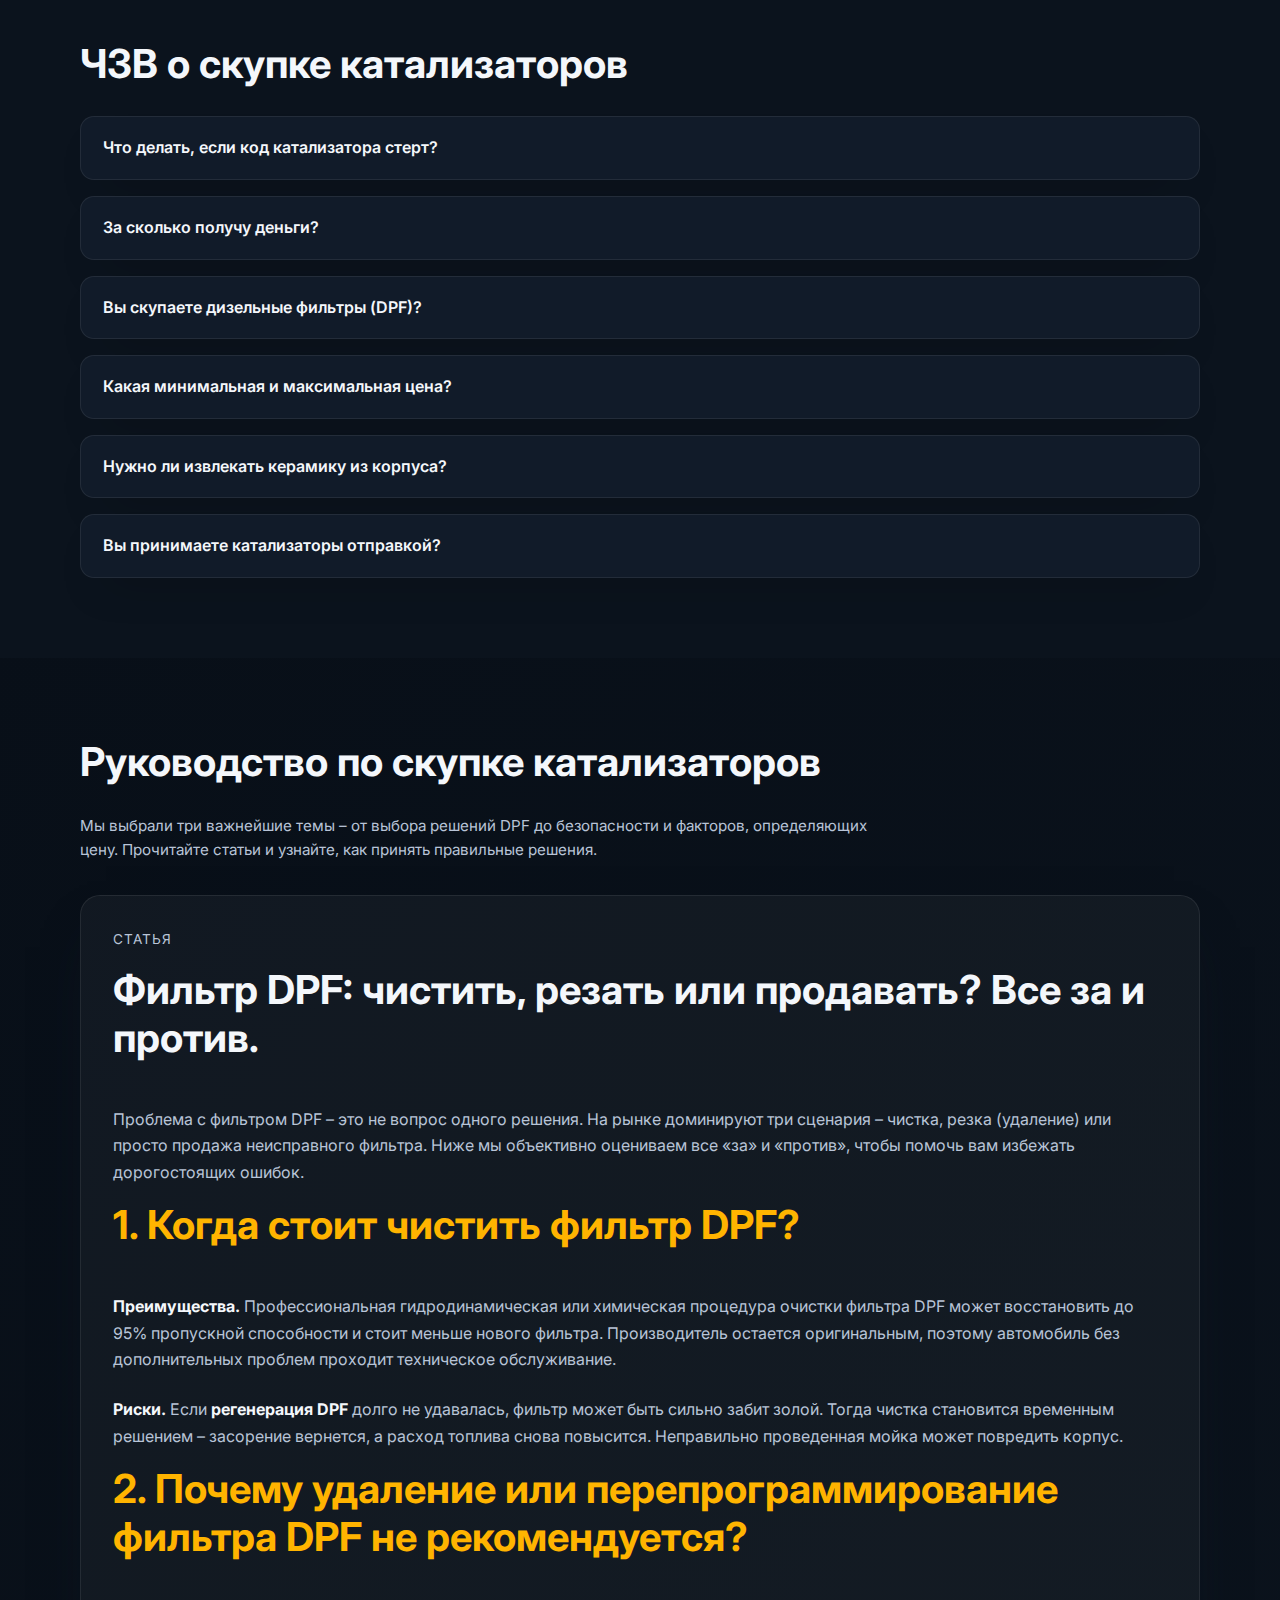
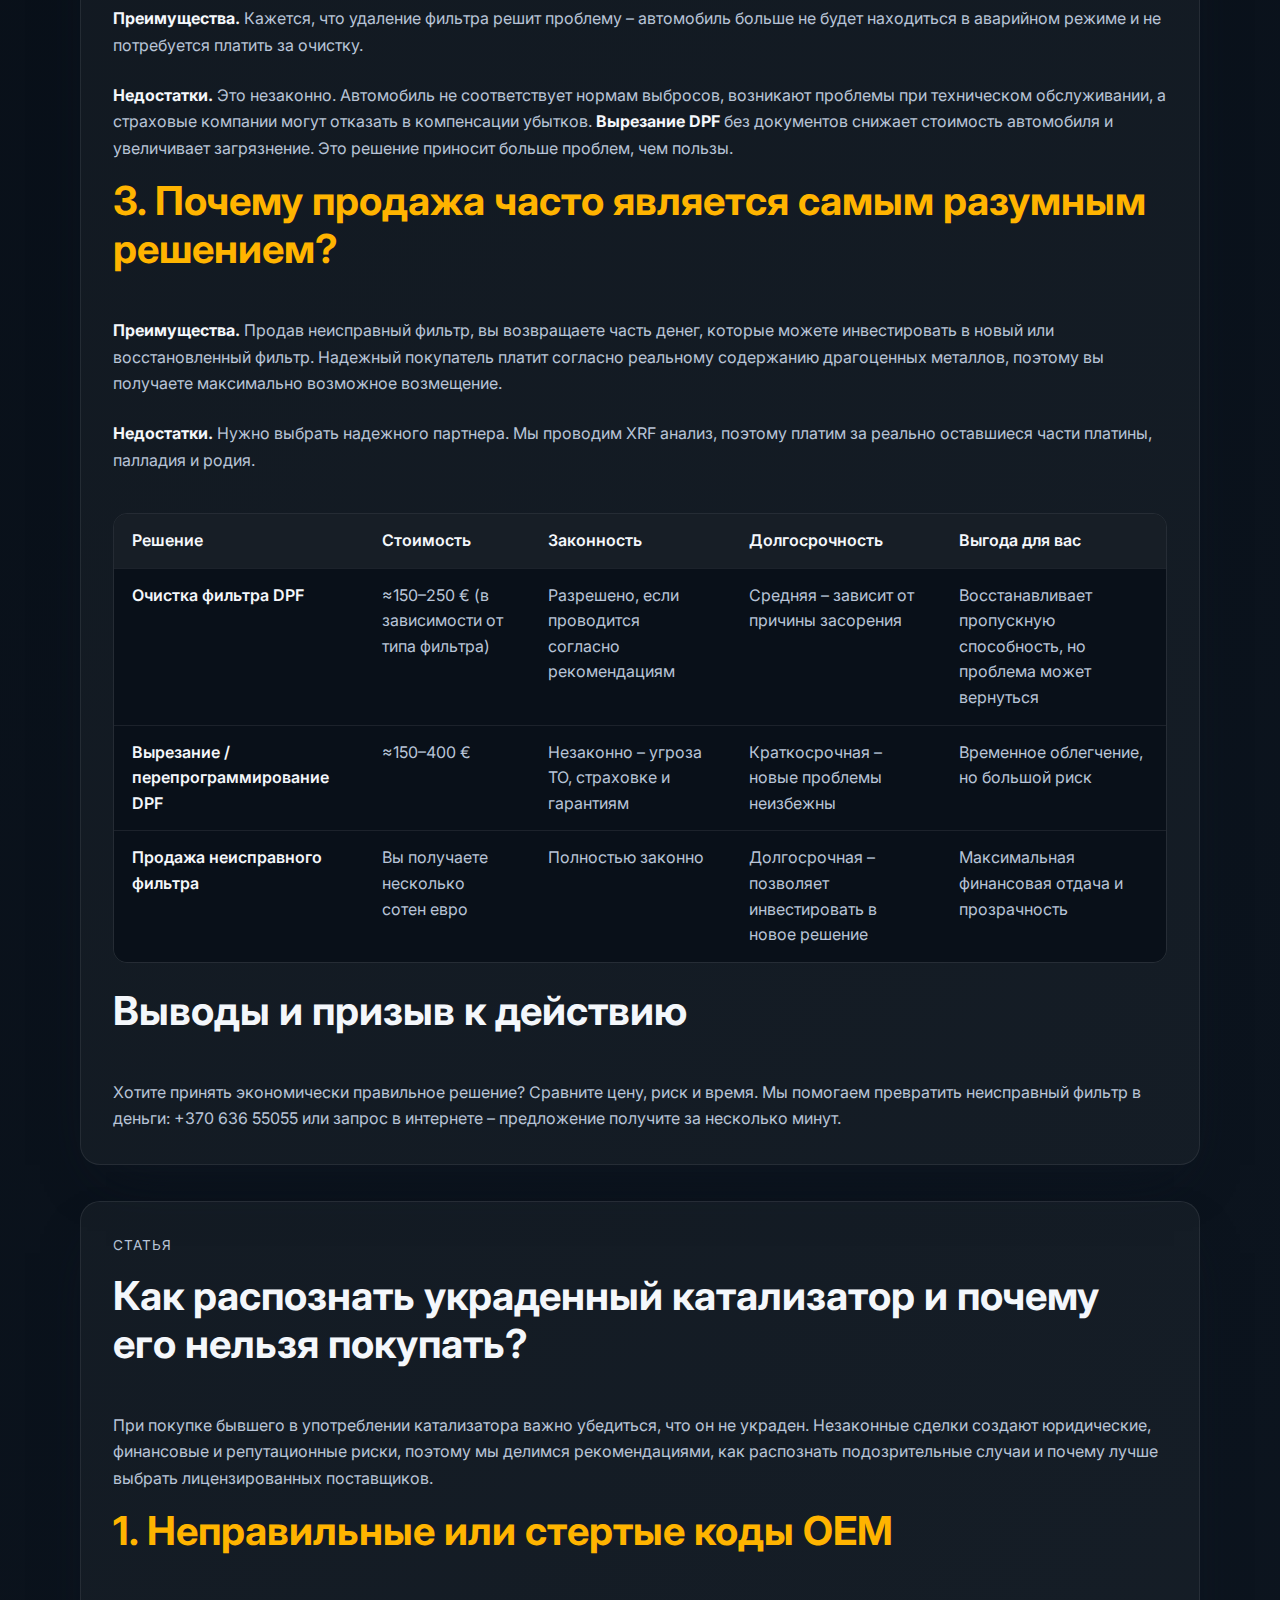
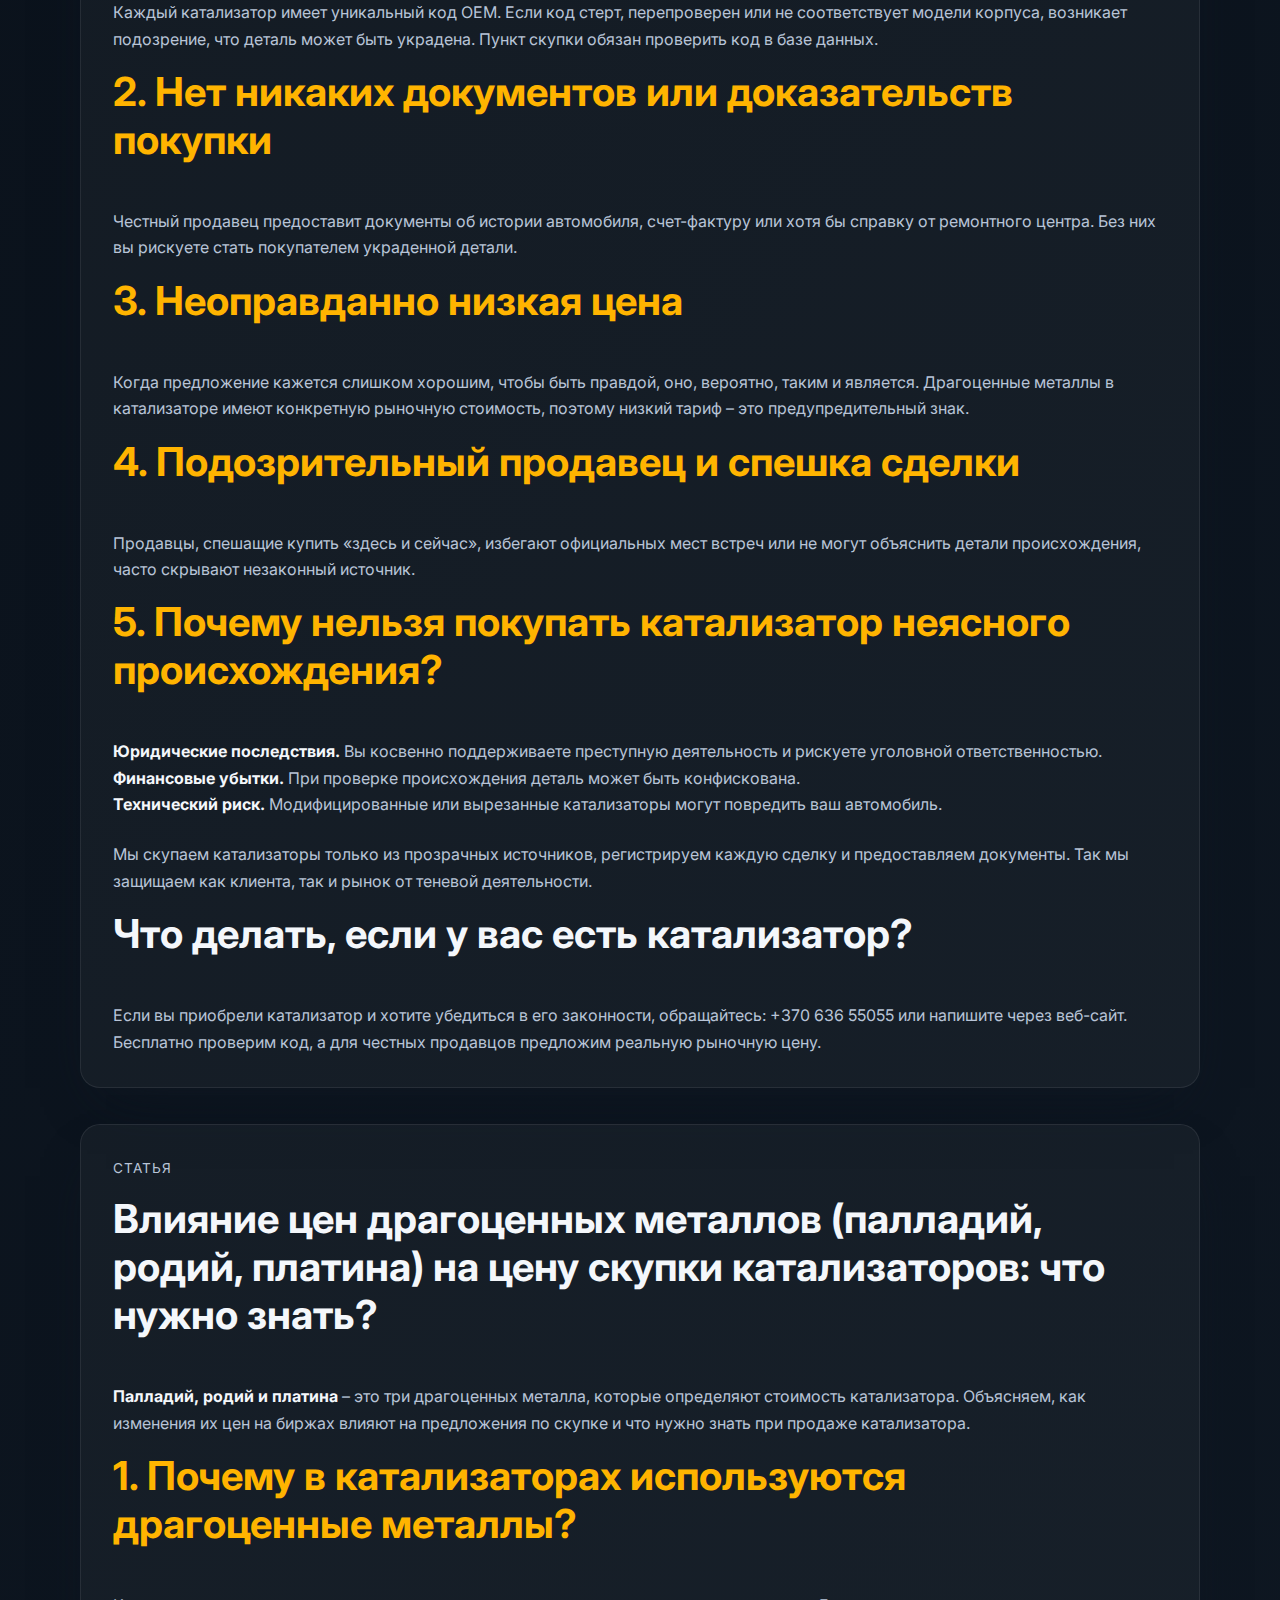
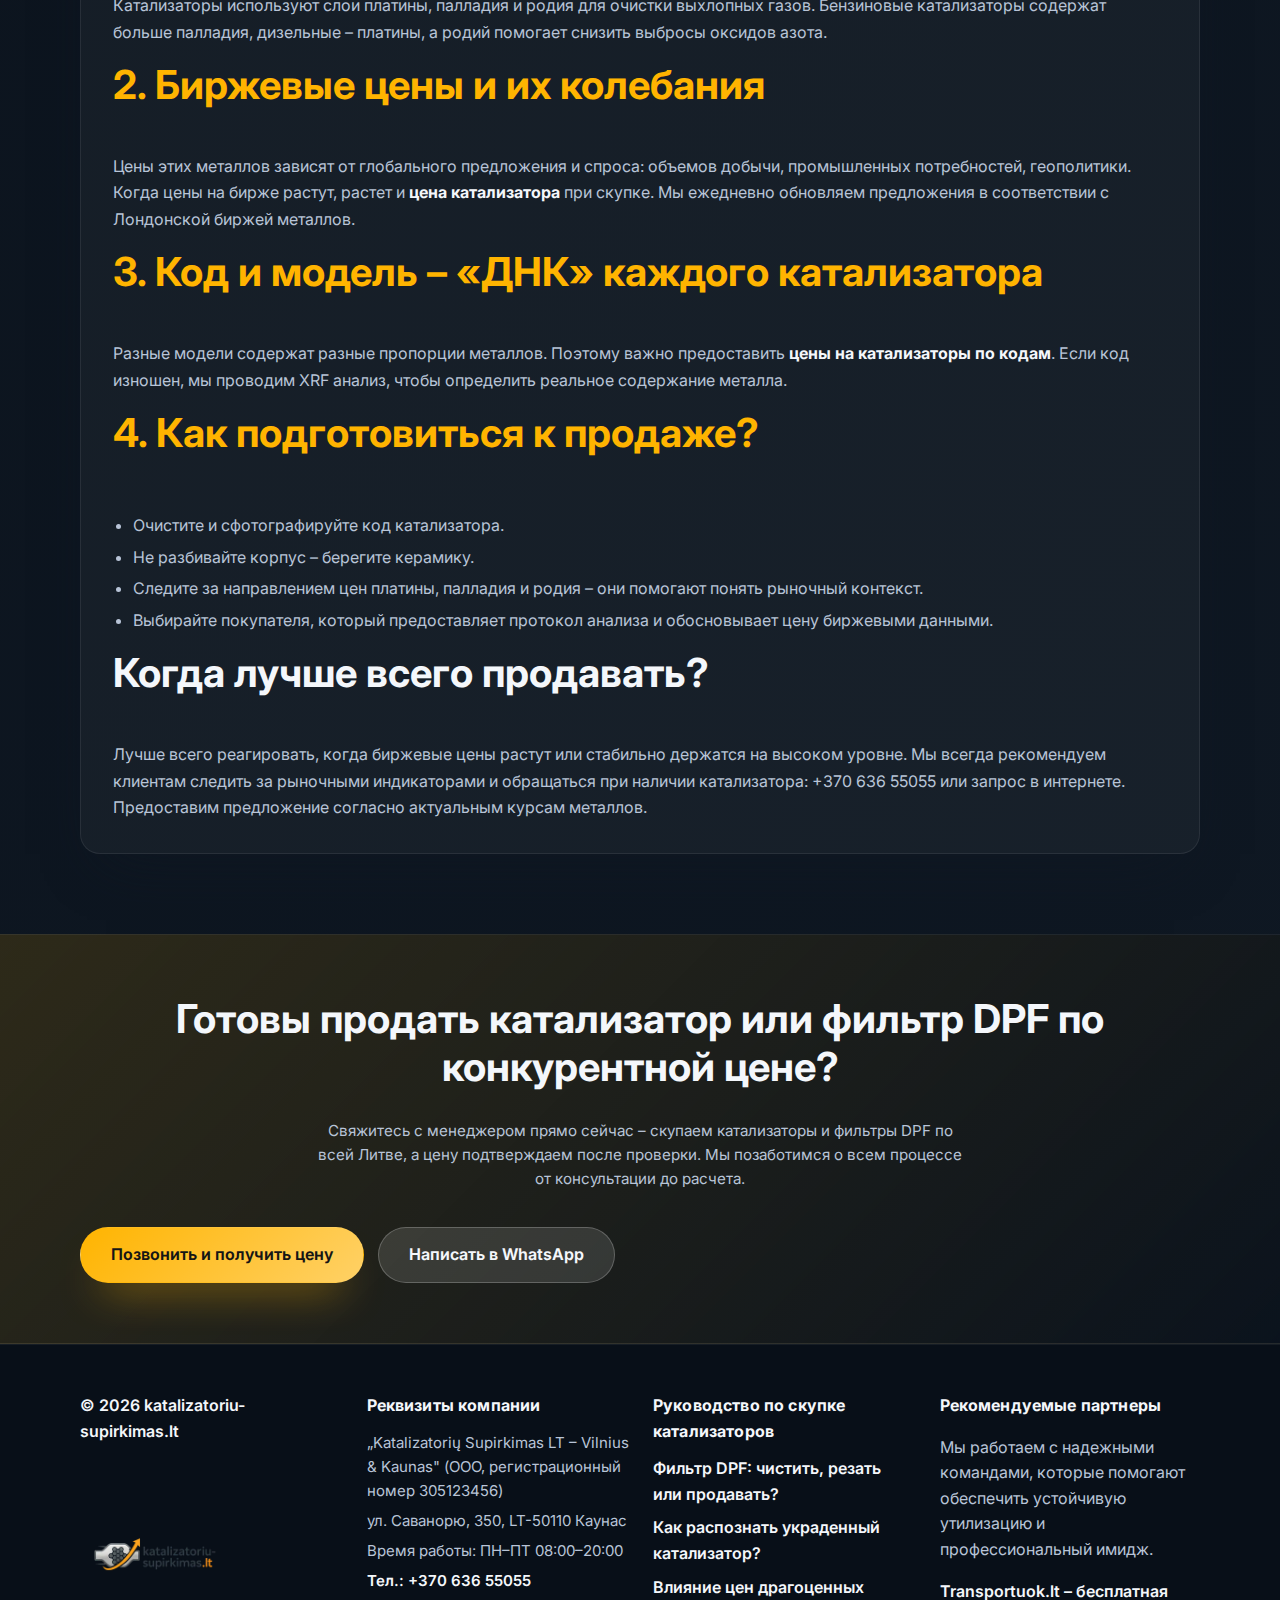
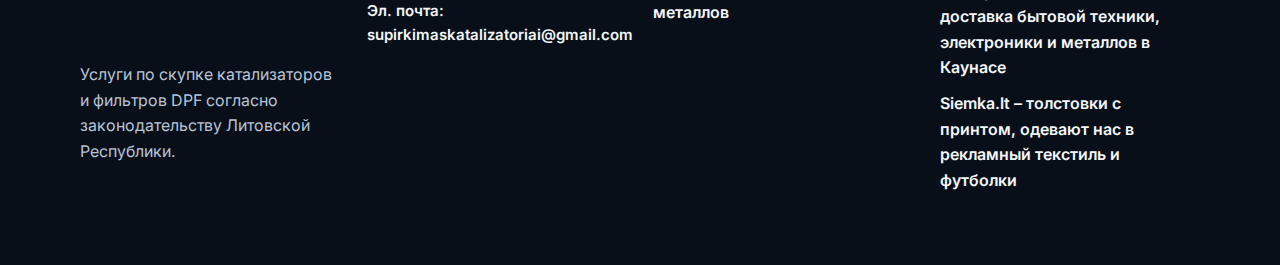
<file: ru/index.html>
<!DOCTYPE html>
<html lang="ru">
<head>
  <!-- Google tag (gtag.js) -->
  <script async src="https://www.googletagmanager.com/gtag/js?id=G-Y09E0P6S36"></script>
  <script>
    window.dataLayer = window.dataLayer || [];
    function gtag(){dataLayer.push(arguments);}
    gtag('js', new Date());

    gtag('config', 'G-Y09E0P6S36');
  </script>
  <meta charset="utf-8" />
  <meta name="viewport" content="width=device-width, initial-scale=1, maximum-scale=5, viewport-fit=cover" />
  <meta http-equiv="x-ua-compatible" content="ie=edge" />
  <title>Скупка катализаторов и фильтров DPF | Лучшая цена в Литве</title>
  <meta name="description" content="Скупаем катализаторы и дизельные фильтры DPF по всей Литве. Получите предложение за несколько минут – оплата наличными или переводом в день обращения." />
  <meta name="keywords" content="скупка катализаторов,катализаторы,фильтры DPF,скупка катализаторов Литва,скупка фильтров DPF,катализаторы Вильнюс,катализаторы Каунас,катализаторы Клайпеда,скупка катализаторов Паневе­жис" />
  <meta name="author" content="Katalizatorių Supirkimas LT" />
  <meta name="robots" content="index, follow, max-snippet:-1, max-image-preview:large, max-video-preview:-1" />
  <meta name="language" content="Russian" />
  <meta name="revisit-after" content="7 days" />
  <link rel="canonical" href="https://katalizatoriu-supirkimas.lt/ru/" />
  <meta property="og:locale" content="ru_RU" />
  <meta property="og:title" content="Скупка катализаторов и фильтров DPF | Лучшая цена в Литве" />
  <meta property="og:description" content="Скупаем катализаторы и фильтры DPF по всей Литве. Честное предложение за несколько минут, оплата в день обращения." />
  <meta property="og:type" content="website" />
  <meta property="og:url" content="https://katalizatoriu-supirkimas.lt/ru/" />
  <meta property="og:site_name" content="Скупка Катализаторов LT – Вильнюс &amp; Каунас" />
  <meta property="og:image" content="https://katalizatoriu-supirkimas.lt/assets/img/logotipas.png" />
  <meta property="og:image:alt" content="Логотип Скупки Катализаторов LT" />
  <meta name="twitter:card" content="summary_large_image" />
  <meta name="twitter:title" content="Скупка катализаторов и фильтров DPF | Лучшая цена в Литве" />
  <meta name="twitter:description" content="Узнайте цену за катализатор или фильтр DPF – оплата наличными или переводом в день обращения." />
  <meta name="twitter:image" content="https://katalizatoriu-supirkimas.lt/assets/img/logotipas.png" />
  <meta name="theme-color" content="#0b131d" />
  <meta name="apple-mobile-web-app-capable" content="yes" />
  <meta name="apple-mobile-web-app-status-bar-style" content="black-translucent" />
  <link rel="preconnect" href="https://fonts.googleapis.com" />
  <link rel="preconnect" href="https://fonts.gstatic.com" crossorigin />
  <link rel="dns-prefetch" href="https://www.googletagmanager.com" />
  <link rel="dns-prefetch" href="https://embed.tawk.to" />
  <link href="https://fonts.googleapis.com/css2?family=Inter:wght@400;600;700&display=swap" rel="stylesheet" />
  <link rel="stylesheet" href="../assets/css/styles.css" />
  <link rel="icon" type="image/png" href="../assets/img/logotipas.png" />
  <link rel="apple-touch-icon" href="../assets/img/logotipas.png" />
  <link rel="alternate" hreflang="lt" href="https://katalizatoriu-supirkimas.lt/" />
  <link rel="alternate" hreflang="en" href="https://katalizatoriu-supirkimas.lt/en/" />
  <link rel="alternate" hreflang="ru" href="https://katalizatoriu-supirkimas.lt/ru/" />
  <link rel="alternate" hreflang="x-default" href="https://katalizatoriu-supirkimas.lt/" />
</head>
<body>
  <header class="site-header" aria-label="Основная контактная полоса">
    <div class="container header__row">
      <div class="header__logo-group">
        <a class="site-logo" href="#hero" aria-label="Вернуться на главную">
          <picture>
            <source srcset="../assets/img/logotipas.webp" type="image/webp" />
            <img src="../assets/img/logotipas.png" alt="Логотип Скупки Катализаторов LT" width="132" height="132" loading="lazy" decoding="async" />
          </picture>
        </a>
        <div class="header__heading">
          <p class="header__title">Скупка Катализаторов LT – Вильнюс &amp; Каунас</p>
          <p class="header__subtitle">Надежные ценовые предложения в Вильнюсе, Каунасе и по всей Литве</p>
        </div>
      </div>
      <div class="header__cta">
        <div class="header__links">
          <a class="contact-link" href="tel:+37063655055">
            <img src="../assets/img/phone.svg" alt="Телефон" class="contact-link__icon" />
            <span>+370 636 55055</span>
          </a>
          <a class="contact-link" href="https://wa.me/37063655055" target="_blank" rel="noopener">
            <img src="../assets/img/whatsapp.svg" alt="WhatsApp" class="contact-link__icon" />
            <span>WhatsApp</span>
          </a>
          <a class="contact-link" href="viber://contact?number=%2B37063655055" target="_blank" rel="noopener">
            <img src="../assets/img/viber.svg" alt="Viber" class="contact-link__icon" />
            <span>Viber</span>
          </a>
        </div>
        <span class="header__subtitle">Скупаем катализаторы по всей Литве</span>
      </div>
    </div>
  </header>

  <main>
    <section id="hero" class="hero" aria-labelledby="hero-title">
      <div class="container hero__grid">
        <div class="hero__content">
          <span class="hero__badge">Скупка без посредников • XRF анализ • Все марки</span>
          <h1 id="hero-title">Скупка катализаторов и фильтров DPF в Литве – предложение в день обращения</h1>
          <p class="hero__subtitle">Скупаем автомобильные катализаторы и дизельные фильтры DPF во всей Литве: в Вильнюсе, Каунасе, Паневежисе и других городах. Предварительную цену предоставляем во время разговора, а оплату производим в день обращения после проверки.</p>
          <div class="hero__cta">
            <a class="btn btn--primary" href="tel:+37063655055">Позвонить и получить цену</a>
            <a class="btn btn--ghost" href="#process">Как мы работаем</a>
          </div>
          <ul class="hero__bullets" aria-label="Основные преимущества">
            <li>Ежедневно обновляем цены на катализаторы и фильтры DPF согласно котировкам платины, палладия и родия на бирже.</li>
            <li>Расчет наличными или банковским переводом сразу после проверки.</li>
            <li>Доставка почтоматом, автобусом или забор с места по всей Литве, включая Вильнюс, Каунас и Паневежис.</li>
          </ul>
          <div class="trust-grid" aria-label="Показатели результатов">
            <article class="metric">
              <span class="metric__value">12&nbsp;000+</span>
              <span class="metric__label">оценено катализаторов</span>
            </article>
            <article class="metric">
              <span class="metric__value">24 h</span>
              <span class="metric__label">средняя выплата</span>
            </article>
            <article class="metric">
              <span class="metric__value">98%</span>
              <span class="metric__label">возврат клиентов</span>
            </article>
          </div>
        </div>
        <div class="hero__highlight" aria-hidden="true">
          <div class="price-ticker">
            <p>Ниже приведены ориентировочные ценовые диапазоны. Финальную сумму подтверждаем по коду катализатора или проведенному XRF анализу, а для некоторых восстановленных фильтров стоимость может быть только символической.</p>
            <div class="price-ticker__cards">
              <div class="ticker-card">
                <span class="ticker-label">Керамический катализатор</span>
                <span class="ticker-value">В зависимости от типа</span>
              </div>
              <div class="ticker-card">
                <span class="ticker-label">Дизельный фильтр DPF</span>
                <span class="ticker-value">В зависимости от типа</span>
              </div>
              <div class="ticker-card">
                <span class="ticker-label">Грузовой или спортивный катализатор</span>
                <span class="ticker-value">В зависимости от типа</span>
              </div>
            </div>
            <small>* Стоимость зависит от остатка драгоценных металлов и актуальных биржевых курсов. Точную цену узнаете после разговора.</small>
          </div>
        </div>
      </div>
    </section>

    <section id="benefits" class="section section-benefits" aria-labelledby="benefits-title">
      <div class="container">
        <h2 id="benefits-title">Почему выбирать эту команду по скупке катализаторов?</h2>
        <div class="cards-grid">
          <article class="card">
            <h3>Прозрачность цен</h3>
            <p>Используем публичные биржевые индексы и продвинутую базу данных, поэтому предложение всегда обоснованно реальной стоимостью драгоценных металлов.</p>
          </article>
          <article class="card">
            <h3>Персональное обслуживание</h3>
            <p>Назначаем персонального менеджера, который согласует цену, проконсультирует по логистике и поможет подготовить документы.</p>
          </article>
          <article class="card">
            <h3>Быстрая логистика</h3>
            <p>В течение 2 часов договариваемся о приезде в крупные города, а в регионах организуем курьеров или автобусные отправки.</p>
          </article>
          <article class="card">
            <h3>Профессиональный XRF анализ</h3>
            <p>Мобильные XRF анализаторы позволяют предложить цену даже без кода. Гарантируем бесплатный анализ и полный отчет.</p>
          </article>
        </div>
      </div>
    </section>

    <section id="process" class="section section-process" aria-labelledby="process-title">
      <div class="container">
        <h2 id="process-title">Продажа катализатора в 3 простых шага</h2>
        <div class="steps">
          <article class="step">
            <span class="step__number">1</span>
            <h3>Позвоните или напишите</h3>
            <p>Сообщите код катализатора, фото или основную информацию. Фиксируем данные и ответим на все вопросы.</p>
          </article>
          <article class="step">
            <span class="step__number">2</span>
            <h3>Предварительная цена</h3>
            <p>Быстро предоставляем предварительную цену по коду или предлагаем XRF анализ. Предложение действительно 24 часа.</p>
          </article>
          <article class="step">
            <span class="step__number">3</span>
            <h3>Подтверждение и передача</h3>
            <p>Выбираем удобный для вас способ передачи: прием в Вильнюсе или Каунасе, доставка из другого города или наша логистика.</p>
          </article>
        </div>
      </div>
    </section>

    <section id="pricing" class="section section-pricing" aria-labelledby="pricing-title">
      <div class="container">
        <h2 id="pricing-title">Цены на катализаторы и рекомендации по оценке</h2>
        <p>Цены корректируем согласно изменениям рынка, поэтому рекомендуем клиентам регулярно проверять предложения. Ниже – ориентировочное руководство, помогающее понять, когда имеет смысл продавать катализатор сейчас.</p>
        <div class="pricing-table" role="table" aria-label="Ценовое руководство">
          <div class="pricing-row" role="row">
            <div class="pricing-cell" role="cell">Пример типа</div>
            <div class="pricing-cell" role="cell">Ориентировочная цена</div>
            <div class="pricing-cell" role="cell">Комментарий</div>
          </div>
          <div class="pricing-row" role="row">
            <div class="pricing-cell" role="cell">Автомобильный катализатор с кодом</div>
            <div class="pricing-cell" role="cell">В зависимости от кода</div>
            <div class="pricing-cell" role="cell">Самая точная цена, когда предоставляется код или фото с маркировкой. Позвоните или напишите.</div>
          </div>
          <div class="pricing-row" role="row">
            <div class="pricing-cell" role="cell">Дизельный фильтр DPF</div>
            <div class="pricing-cell" role="cell">В зависимости от типа</div>
            <div class="pricing-cell" role="cell">Зависит от остатка металла и состояния фильтра. Проводим XRF анализ на месте.</div>
          </div>
          <div class="pricing-row" role="row">
            <div class="pricing-cell" role="cell">Поврежденный или без кода</div>
            <div class="pricing-cell" role="cell">По XRF анализу</div>
            <div class="pricing-cell" role="cell">После бесплатного XRF анализа предлагаем цену без посредников.</div>
          </div>
          <div class="pricing-row" role="row">
            <div class="pricing-cell" role="cell">Восстановленный или пустой фильтр DPF</div>
            <div class="pricing-cell" role="cell">Бесплатно утилизуем</div>
            <div class="pricing-cell" role="cell">Если активный слой удален, предложим бесплатную утилизацию и акт приема.</div>
          </div>
        </div>
        <div class="pricing-note">
          <p>Ценообразование затруднено тем, что цены драгоценных металлов на биржах колеблются, а состав катализаторов различается. Поэтому для точной цены позвоните или напишите – предоставим предложение за несколько минут.</p>
        </div>
      </div>
    </section>

    <section id="service-quality" class="section section-design" aria-labelledby="service-quality-title">
      <div class="container">
        <h2 id="service-quality-title">Профессиональное обслуживание от звонка до расчета</h2>
        <div class="design-grid">
          <article class="design-card">
            <h3>Быстрая коммуникация</h3>
            <p>Отвечаем на звонки и сообщения немедленно, поэтому предварительную цену узнаете во время разговора.</p>
          </article>
          <article class="design-card">
            <h3>Точный анализ</h3>
            <p>У нас есть обширный каталог кодов катализаторов и мобильный XRF аппарат, поэтому предоставляем подтвержденное предложение с протоколом анализа.</p>
          </article>
          <article class="design-card">
            <h3>Гибкая логистика</h3>
            <p>Организуем доставку в Вильнюсе, Каунасе, Клайпеде или принимаем отправки автобусами, почтоматами и курьерами.</p>
          </article>
          <article class="design-card">
            <h3>Прозрачный расчет</h3>
            <p>Оформляем документы, выдаем квитанции и рассчитываемся наличными или моментальным переводом в удобной вам форме.</p>
          </article>
        </div>
      </div>
    </section>

    <section id="locations" class="section section-locations" aria-labelledby="locations-title">
      <div class="container">
        <h2 id="locations-title">Скупка катализаторов по всей Литве</h2>
        <p>Менеджеры работают во всех регионах, поэтому можем быстро собрать катализаторы и фильтры DPF из Вильнюса, Каунаса, Клайпеды, Шяуляй, Паневежиса, Алитуса, Марьямполе, Мажейкяй, Йонавы и Утены. Также обслуживаем соседние районы и небольшие города.</p>
        <ul class="cities">
          <li>Скупка катализаторов в Вильнюсе</li>
          <li>Скупка катализаторов в Каунасе</li>
          <li>Скупка катализаторов в Клайпеде</li>
          <li>Скупка катализаторов в Шяуляй</li>
          <li>Скупка катализаторов в Паневежисе</li>
          <li>Скупка катализаторов в Алитусе</li>
          <li>Скупка катализаторов в Марьямполе</li>
          <li>Скупка катализаторов в Мажейкяй</li>
          <li>Скупка катализаторов в Йонаве</li>
          <li>Скупка катализаторов в Утене</li>
        </ul>
      </div>
    </section>

    <section id="testimonials" class="section section-testimonials" aria-labelledby="testimonials-title">
      <div class="container">
        <h2 id="testimonials-title">Отзывы клиентов</h2>
        <div class="testimonials-grid">
          <figure class="testimonial">
            <blockquote>„Позвонил по катализатору от дизельного микроавтобуса – цену получил за несколько минут, а деньги на счете появились в день обращения. Никаких переговоров, все очень гладко."</blockquote>
            <figcaption>Раса, Вильнюс</figcaption>
          </figure>
          <figure class="testimonial">
            <blockquote>„У меня не было кода, только фото. Менеджер предложил XRF анализ, который провел на месте. Предложенная сумма на 20% превышала предложения других скупщиков."</blockquote>
            <figcaption>Кароль, Каунас</figcaption>
          </figure>
          <figure class="testimonial">
            <blockquote>„Отправлял катализаторы из Мажейкяй автобусом. Все было спланировано заранее – получен квит, оплата в течение нескольких часов, рекомендую."</blockquote>
            <figcaption>Гитана, Мажейкяй</figcaption>
          </figure>
        </div>
      </div>
    </section>

    <section id="faq" class="section section-faq" aria-labelledby="faq-title">
      <div class="container">
        <h2 id="faq-title">ЧЗВ о скупке катализаторов</h2>
        <div class="faq-items">
          <details>
            <summary>Что делать, если код катализатора стерт?</summary>
            <p>Если код нечитаем, проведем бесплатный XRF анализ. По процентному содержанию драгоценных металлов предложим цену «без посредников» и выдадим протокол анализа.</p>
          </details>
          <details>
            <summary>За сколько получу деньги?</summary>
            <p>Рассчитываемся в день обращения. Менеджер может выплатить наличными на месте или произвести моментальный перевод в любой литовский банк.</p>
          </details>
          <details>
            <summary>Вы скупаете дизельные фильтры (DPF)?</summary>
            <p>Да, скупаем все виды дизельных фильтров DPF по всей Литве. Используем отдельную формулу оценки, поэтому добавляем дополнительную надбавку за хорошо сохранившийся фильтр.</p>
          </details>
          <details>
            <summary>Какая минимальная и максимальная цена?</summary>
            <p>Цены определяются кодом, составом покрытия и курсами металлов. Конкретную цену предоставим по телефону – каждый катализатор индивидуален!</p>
          </details>
          <details>
            <summary>Нужно ли извлекать керамику из корпуса?</summary>
            <p>Не нужно. За целый корпус катализатора с керамикой предлагаем более высокую цену, так как керамика помогает точнее оценить количество драгоценных металлов.</p>
          </details>
          <details>
            <summary>Вы принимаете катализаторы отправкой?</summary>
            <p>Принимаем отправки почтоматом, автобусом и курьером. Предоставляем пошаговую инструкцию и оплачиваем стоимость доставки, если продается более одного катализатора.</p>
          </details>
        </div>
      </div>
    </section>

    <section id="gidas" class="section section-guide" aria-label="Руководство по скупке катализаторов">
      <div class="container">
        <h2 class="guide-title">Руководство по скупке катализаторов</h2>
        <p class="guide-intro">Мы выбрали три важнейшие темы – от выбора решений DPF до безопасности и факторов, определяющих цену. Прочитайте статьи и узнайте, как принять правильные решения.</p>
        <div class="guide-articles">
          <article id="straipsnis-problemos-atpazinimas" class="guide-article" aria-labelledby="straipsnis-problemos-atpazinimas-title">
            <p class="guide-article__stage">Статья</p>
            <h2 id="straipsnis-problemos-atpazinimas-title" class="guide-article__title">Фильтр DPF: чистить, резать или продавать? Все за и против.</h2>
            <p>Проблема с фильтром DPF – это не вопрос одного решения. На рынке доминируют три сценария – чистка, резка (удаление) или просто продажа неисправного фильтра. Ниже мы объективно оцениваем все «за» и «против», чтобы помочь вам избежать дорогостоящих ошибок.</p>
            <h2 class="guide-article__subheading">1. Когда стоит чистить фильтр DPF?</h2>
            <p><strong>Преимущества.</strong> Профессиональная гидродинамическая или химическая процедура очистки фильтра DPF может восстановить до 95% пропускной способности и стоит меньше нового фильтра. Производитель остается оригинальным, поэтому автомобиль без дополнительных проблем проходит техническое обслуживание.</p>
            <p><strong>Риски.</strong> Если <strong>регенерация DPF</strong> долго не удавалась, фильтр может быть сильно забит золой. Тогда чистка становится временным решением – засорение вернется, а расход топлива снова повысится. Неправильно проведенная мойка может повредить корпус.</p>
            <h2 class="guide-article__subheading">2. Почему удаление или перепрограммирование фильтра DPF не рекомендуется?</h2>
            <p><strong>Преимущества.</strong> Кажется, что удаление фильтра решит проблему – автомобиль больше не будет находиться в аварийном режиме и не потребуется платить за очистку.</p>
            <p><strong>Недостатки.</strong> Это незаконно. Автомобиль не соответствует нормам выбросов, возникают проблемы при техническом обслуживании, а страховые компании могут отказать в компенсации убытков. <strong>Вырезание DPF</strong> без документов снижает стоимость автомобиля и увеличивает загрязнение. Это решение приносит больше проблем, чем пользы.</p>
            <h2 class="guide-article__subheading">3. Почему продажа часто является самым разумным решением?</h2>
            <p><strong>Преимущества.</strong> Продав неисправный фильтр, вы возвращаете часть денег, которые можете инвестировать в новый или восстановленный фильтр. Надежный покупатель платит согласно реальному содержанию драгоценных металлов, поэтому вы получаете максимально возможное возмещение.</p>
            <p><strong>Недостатки.</strong> Нужно выбрать надежного партнера. Мы проводим XRF анализ, поэтому платим за реально оставшиеся части платины, палладия и родия.</p>
            <div class="guide-table-wrapper" role="region" aria-label="Сравнение решений DPF">
              <table class="guide-table">
                <thead>
                  <tr>
                    <th scope="col">Решение</th>
                    <th scope="col">Стоимость</th>
                    <th scope="col">Законность</th>
                    <th scope="col">Долгосрочность</th>
                    <th scope="col">Выгода для вас</th>
                  </tr>
                </thead>
                <tbody>
                  <tr>
                    <th scope="row">Очистка фильтра DPF</th>
                    <td>≈150–250&nbsp;€ (в зависимости от типа фильтра)</td>
                    <td>Разрешено, если проводится согласно рекомендациям</td>
                    <td>Средняя – зависит от причины засорения</td>
                    <td>Восстанавливает пропускную способность, но проблема может вернуться</td>
                  </tr>
                  <tr>
                    <th scope="row">Вырезание / перепрограммирование DPF</th>
                    <td>≈150–400&nbsp;€</td>
                    <td>Незаконно – угроза ТО, страховке и гарантиям</td>
                    <td>Краткосрочная – новые проблемы неизбежны</td>
                    <td>Временное облегчение, но большой риск</td>
                  </tr>
                  <tr>
                    <th scope="row">Продажа неисправного фильтра</th>
                    <td>Вы получаете несколько сотен евро</td>
                    <td>Полностью законно</td>
                    <td>Долгосрочная – позволяет инвестировать в новое решение</td>
                    <td>Максимальная финансовая отдача и прозрачность</td>
                  </tr>
                </tbody>
              </table>
            </div>
            <h2 class="guide-article__subheading guide-article__subheading--cta">Выводы и призыв к действию</h2>
            <p>Хотите принять экономически правильное решение? Сравните цену, риск и время. Мы помогаем превратить неисправный фильтр в деньги: <a href="tel:+37063655055">+370&nbsp;636&nbsp;55055</a> или <a href="https://katalizatoriu-supirkimas.lt/ru/">запрос в интернете</a> – предложение получите за несколько минут.</p>
          </article>

          <article id="straipsnis-sprendimu-paieska" class="guide-article" aria-labelledby="straipsnis-sprendimu-paieska-title">
            <p class="guide-article__stage">Статья</p>
            <h2 id="straipsnis-sprendimu-paieska-title" class="guide-article__title">Как распознать украденный катализатор и почему его нельзя покупать?</h2>
            <p>При покупке бывшего в употреблении катализатора важно убедиться, что он не украден. Незаконные сделки создают юридические, финансовые и репутационные риски, поэтому мы делимся рекомендациями, как распознать подозрительные случаи и почему лучше выбрать лицензированных поставщиков.</p>
            <h2 class="guide-article__subheading">1. Неправильные или стертые коды OEM</h2>
            <p>Каждый катализатор имеет уникальный код OEM. Если код стерт, перепроверен или не соответствует модели корпуса, возникает подозрение, что деталь может быть украдена. Пункт скупки обязан проверить код в базе данных.</p>
            <h2 class="guide-article__subheading">2. Нет никаких документов или доказательств покупки</h2>
            <p>Честный продавец предоставит документы об истории автомобиля, счет-фактуру или хотя бы справку от ремонтного центра. Без них вы рискуете стать покупателем украденной детали.</p>
            <h2 class="guide-article__subheading">3. Неоправданно низкая цена</h2>
            <p>Когда предложение кажется слишком хорошим, чтобы быть правдой, оно, вероятно, таким и является. Драгоценные металлы в катализаторе имеют конкретную рыночную стоимость, поэтому низкий тариф – это предупредительный знак.</p>
            <h2 class="guide-article__subheading">4. Подозрительный продавец и спешка сделки</h2>
            <p>Продавцы, спешащие купить «здесь и сейчас», избегают официальных мест встреч или не могут объяснить детали происхождения, часто скрывают незаконный источник.</p>
            <h2 class="guide-article__subheading">5. Почему нельзя покупать катализатор неясного происхождения?</h2>
            <p><strong>Юридические последствия.</strong> Вы косвенно поддерживаете преступную деятельность и рискуете уголовной ответственностью.<br /><strong>Финансовые убытки.</strong> При проверке происхождения деталь может быть конфискована.<br /><strong>Технический риск.</strong> Модифицированные или вырезанные катализаторы могут повредить ваш автомобиль.</p>
            <p>Мы скупаем катализаторы только из прозрачных источников, регистрируем каждую сделку и предоставляем документы. Так мы защищаем как клиента, так и рынок от теневой деятельности.</p>
            <h2 class="guide-article__subheading guide-article__subheading--cta">Что делать, если у вас есть катализатор?</h2>
            <p>Если вы приобрели катализатор и хотите убедиться в его законности, обращайтесь: <a href="tel:+37063655055">+370&nbsp;636&nbsp;55055</a> или <a href="https://katalizatoriu-supirkimas.lt/ru/">напишите через веб-сайт</a>. Бесплатно проверим код, а для честных продавцов предложим реальную рыночную цену.</p>
          </article>

          <article id="straipsnis-pardavimo-sprendimas" class="guide-article" aria-labelledby="straipsnis-pardavimo-sprendimas-title">
            <p class="guide-article__stage">Статья</p>
            <h2 id="straipsnis-pardavimo-sprendimas-title" class="guide-article__title">Влияние цен драгоценных металлов (палладий, родий, платина) на цену скупки катализаторов: что нужно знать?</h2>
            <p><strong>Палладий, родий и платина</strong> – это три драгоценных металла, которые определяют стоимость катализатора. Объясняем, как изменения их цен на биржах влияют на предложения по скупке и что нужно знать при продаже катализатора.</p>
            <h2 class="guide-article__subheading">1. Почему в катализаторах используются драгоценные металлы?</h2>
            <p>Катализаторы используют слои платины, палладия и родия для очистки выхлопных газов. Бензиновые катализаторы содержат больше палладия, дизельные – платины, а родий помогает снизить выбросы оксидов азота.</p>
            <h2 class="guide-article__subheading">2. Биржевые цены и их колебания</h2>
            <p>Цены этих металлов зависят от глобального предложения и спроса: объемов добычи, промышленных потребностей, геополитики. Когда цены на бирже растут, растет и <strong>цена катализатора</strong> при скупке. Мы ежедневно обновляем предложения в соответствии с Лондонской биржей металлов.</p>
            <h2 class="guide-article__subheading">3. Код и модель – «ДНК» каждого катализатора</h2>
            <p>Разные модели содержат разные пропорции металлов. Поэтому важно предоставить <strong>цены на катализаторы по кодам</strong>. Если код изношен, мы проводим XRF анализ, чтобы определить реальное содержание металла.</p>
            <h2 class="guide-article__subheading">4. Как подготовиться к продаже?</h2>
            <ul class="guide-list">
              <li>Очистите и сфотографируйте код катализатора.</li>
              <li>Не разбивайте корпус – берегите керамику.</li>
              <li>Следите за направлением цен платины, палладия и родия – они помогают понять рыночный контекст.</li>
              <li>Выбирайте покупателя, который предоставляет протокол анализа и обосновывает цену биржевыми данными.</li>
            </ul>
            <h2 class="guide-article__subheading guide-article__subheading--cta">Когда лучше всего продавать?</h2>
            <p>Лучше всего реагировать, когда биржевые цены растут или стабильно держатся на высоком уровне. Мы всегда рекомендуем клиентам следить за рыночными индикаторами и обращаться при наличии катализатора: <a href="tel:+37063655055">+370&nbsp;636&nbsp;55055</a> или <a href="https://katalizatoriu-supirkimas.lt/ru/">запрос в интернете</a>. Предоставим предложение согласно актуальным курсам металлов.</p>
          </article>
        </div>
      </div>
    </section>

    <section id="cta" class="section section-cta" aria-labelledby="cta-title">
      <div class="container">
        <h2 id="cta-title">Готовы продать катализатор или фильтр DPF по конкурентной цене?</h2>
        <p>Свяжитесь с менеджером прямо сейчас – скупаем катализаторы и фильтры DPF по всей Литве, а цену подтверждаем после проверки. Мы позаботимся о всем процессе от консультации до расчета.</p>
        <div class="cta-actions">
          <a class="btn btn--primary" href="tel:+37063655055">Позвонить и получить цену</a>
          <a class="btn btn--secondary" href="https://wa.me/37063655055" target="_blank" rel="noopener">Написать в WhatsApp</a>
        </div>
      </div>
    </section>
  </main>

  <footer class="footer" aria-label="Подвал">
    <div class="container footer__grid">
      <div>
        <p class="footer__brand">© <span id="year"></span> katalizatoriu-supirkimas.lt</p>
        <picture class="footer__logo">
          <source srcset="../assets/img/logotipas.webp" type="image/webp" />
          <img src="../assets/img/logotipas.png" alt="Логотип Скупки Катализаторов LT" width="96" height="96" loading="lazy" decoding="async" />
        </picture>
        <p>Услуги по скупке катализаторов и фильтров DPF согласно законодательству Литовской Республики.</p>
      </div>
      <div class="footer__contact" aria-labelledby="footer-company-title">
        <p id="footer-company-title" class="footer__heading">Реквизиты компании</p>
        <ul class="footer__details">
          <li>„Katalizatorių Supirkimas LT – Vilnius &amp; Kaunas" (ООО, регистрационный номер 305123456)</li>
          <li>ул. Саванорю, 350, LT-50110 Каунас</li>
          <li>Время работы: ПН–ПТ 08:00–20:00</li>
          <li><a class="footer__detail-link" href="tel:+37063655055">Тел.: +370 636 55055</a></li>
          <li><a class="footer__detail-link" href="mailto:supirkimaskatalizatoriai@gmail.com">Эл. почта: supirkimaskatalizatoriai@gmail.com</a></li>
        </ul>
      </div>
      <div class="footer__guides" aria-labelledby="footer-guides-title">
        <p id="footer-guides-title" class="footer__heading">Руководство по скупке катализаторов</p>
        <ul class="footer__guide-links">
          <li><a href="#straipsnis-problemos-atpazinimas">Фильтр DPF: чистить, резать или продавать?</a></li>
          <li><a href="#straipsnis-sprendimu-paieska">Как распознать украденный катализатор?</a></li>
          <li><a href="#straipsnis-pardavimo-sprendimas">Влияние цен драгоценных металлов</a></li>
        </ul>
      </div>
      <div class="footer__partners" aria-labelledby="footer-partners-title">
        <p id="footer-partners-title" class="footer__heading">Рекомендуемые партнеры</p>
        <p class="footer__description">Мы работаем с надежными командами, которые помогают обеспечить устойчивую утилизацию и профессиональный имидж.</p>
        <ul class="footer__links">
          <li>
            <a href="https://transportuok.lt" target="_blank" rel="noopener nofollow">Transportuok.lt – бесплатная доставка бытовой техники, электроники и металлов в Каунасе</a>
          </li>
          <li>
            <a href="https://siemka.lt" target="_blank" rel="noopener nofollow">Siemka.lt – толстовки с принтом, одевают нас в рекламный текстиль и футболки</a>
          </li>
        </ul>
      </div>
    </div>
  </footer>

  <div class="sticky-cta" aria-label="Мобильный призыв к действию и выбор языка">
    <div class="sticky-cta__buttons">
      <a class="sticky-cta__link sticky-cta__link--primary" href="tel:+37063655055" title="Позвонить сейчас">Позвонить</a>
      <a class="sticky-cta__link sticky-cta__link--secondary" href="https://wa.me/37063655055" target="_blank" rel="noopener" title="Написать WhatsApp">WhatsApp</a>
      <a class="sticky-cta__link sticky-cta__link--secondary" href="viber://contact?number=%2B37063655055" target="_blank" rel="noopener" title="Написать Viber">Viber</a>
    </div>
    <div class="language-selector" aria-label="Выбор языка">
      <a href="/" class="language-link" title="Литовский язык">LT</a>
      <a href="/en/" class="language-link" title="Английский язык">EN</a>
      <a href="/ru/" class="language-link language-link--active" title="Русский язык">RU</a>
    </div>
  </div>

  <script>document.getElementById('year').textContent = new Date().getFullYear();</script>
  <script>
    (function() {
      const header = document.querySelector('.site-header');
      if (!header) return;
      let lastScrollY = window.scrollY;
      const compactOffset = 120;
      const hiddenOffset = 200;
      const handleScroll = () => {
        const current = window.scrollY;
        if (current > compactOffset) {
          header.classList.add('site-header--compact');
        } else {
          header.classList.remove('site-header--compact');
        }
        if (current > hiddenOffset && current > lastScrollY) {
          header.classList.add('site-header--hidden');
        } else {
          header.classList.remove('site-header--hidden');
        }
        lastScrollY = current;
      };
      window.addEventListener('scroll', handleScroll, { passive: true });
      handleScroll();
    })();
  </script>
  <script>
    (function() {
      const stickyCta = document.querySelector('.sticky-cta');
      if (!stickyCta) return;
      let lastScrollY = window.scrollY;
      
      const handleStickyCta = () => {
        const current = window.scrollY;
        const isScrollingDown = current > lastScrollY;
        const scrollThreshold = 300;
        
        if (current > scrollThreshold && isScrollingDown) {
          stickyCta.classList.add('sticky-cta--hidden');
        } else {
          stickyCta.classList.remove('sticky-cta--hidden');
        }
        lastScrollY = current;
      };
      
      window.addEventListener('scroll', handleStickyCta, { passive: true });
      handleStickyCta();
    })();
  </script>
  <script>
    (function() {
      const TAWK_SRC = 'https://embed.tawk.to/68d2a63a689fd01926387f8a/1j5rdilgu';
      let injected = false;

      const brandAttention = () => {
        const attention = document.querySelector('#tawk-bubble-container img[src*="attention-grabbers"]');
        if (!attention) return;
        if (attention.dataset.tawkCustom === 'brand') return;
        attention.src = '../assets/img/logotipas.png';
        attention.srcset = '';
        attention.alt = 'Скупка Катализаторов LT чат';
        attention.dataset.tawkCustom = 'brand';
        attention.referrerPolicy = 'no-referrer';
      };

      const chain = (original, next) => function() {
        if (typeof original === 'function') {
          original.apply(this, arguments);
        }
        if (typeof next === 'function') {
          next.apply(this, arguments);
        }
      };

    window.Tawk_API = window.Tawk_API || {};
    window.Tawk_API.onLoad = chain(window.Tawk_API.onLoad, brandAttention);
    window.Tawk_API.onChatMaximized = chain(window.Tawk_API.onChatMaximized, brandAttention);
    window.Tawk_API.onChatMinimized = chain(window.Tawk_API.onChatMinimized, brandAttention);
    window.Tawk_API.onChatEnded = chain(window.Tawk_API.onChatEnded, brandAttention);

      const injectTawk = () => {
        if (injected) return;
        injected = true;
        window.Tawk_LoadStart = new Date();
        const script = document.createElement('script');
        script.async = true;
        script.src = TAWK_SRC;
        script.charset = 'UTF-8';
        script.setAttribute('crossorigin', '*');
        const firstScript = document.getElementsByTagName('script')[0];
        firstScript.parentNode.insertBefore(script, firstScript);
      };

      const setupDeferredLoad = () => {
        setTimeout(injectTawk, 3000);
        const eager = () => {
          injectTawk();
          brandAttention();
          setTimeout(brandAttention, 800);
          window.removeEventListener('scroll', eager);
          window.removeEventListener('mousemove', eager);
          window.removeEventListener('touchstart', eager);
        };
        window.addEventListener('scroll', eager, { once: true, passive: true });
        window.addEventListener('mousemove', eager, { once: true });
        window.addEventListener('touchstart', eager, { once: true, passive: true });
      };

      if (document.readyState === 'complete') {
        setupDeferredLoad();
        brandAttention();
      } else {
        window.addEventListener('load', setupDeferredLoad, { once: true });
        window.addEventListener('load', () => setTimeout(brandAttention, 800), { once: true });
      }
    })();
  </script>

  <script type="application/ld+json">
  {
    "@context": "https://schema.org",
    "@type": "AutomotiveBusiness",
    "name": "Скупка Катализаторов LT – Вильнюс & Каунас",
    "url": "https://katalizatoriu-supirkimas.lt/ru/",
    "logo": "https://katalizatoriu-supirkimas.lt/assets/img/logotipas.png",
    "image": "https://katalizatoriu-supirkimas.lt/assets/img/logotipas.png",
    "telephone": "+37063655055",
    "description": "Скупка катализаторов и фильтров DPF в Каунасе и Вильнюсе. Быстро предоставляем цену по коду или XRF анализу и рассчитываемся в день обращения.",
    "address": {
      "@type": "PostalAddress",
      "streetAddress": "ул. Саванорю, 350",
      "addressLocality": "Каунас",
      "addressRegion": "Каунасский район",
      "postalCode": "50110",
      "addressCountry": "LT"
    },
    "areaServed": [
      {"@type": "AdministrativeArea", "name": "Вильнюсский район"},
      {"@type": "AdministrativeArea", "name": "Каунасский район"},
      {"@type": "AdministrativeArea", "name": "Клайпедский район"}
    ],
    "priceRange": "€€",
    "openingHoursSpecification": {
      "@type": "OpeningHoursSpecification",
      "dayOfWeek": [
        "Monday",
        "Tuesday",
        "Wednesday",
        "Thursday",
        "Friday",
        "Saturday"
      ],
      "opens": "08:00",
      "closes": "20:00"
    },
    "contactPoint": {
      "@type": "ContactPoint",
      "telephone": "+37063655055",
      "contactType": "sales",
      "email": "supirkimaskatalizatoriai@gmail.com",
      "areaServed": "LT",
      "availableLanguage": ["lt", "en", "ru"]
    }
  }
  </script>
  <script type="application/ld+json">
  {
    "@context": "https://schema.org",
    "@type": "FAQPage",
    "mainEntity": [
      {
        "@type": "Question",
        "name": "Что делать, если код катализатора стерт?",
        "acceptedAnswer": {
          "@type": "Answer",
          "text": "Если код катализатора нечитаем, проведем бесплатный XRF анализ и по процентному содержанию драгоценных металлов предложим конкурентную цену."
        }
      },
      {
        "@type": "Question",
        "name": "За сколько получу деньги?",
        "acceptedAnswer": {
          "@type": "Answer",
          "text": "Рассчитываемся в день обращения: наличными на месте или моментальным переводом после проверки катализатора."
        }
      },
      {
        "@type": "Question",
        "name": "Вы скупаете дизельные фильтры (DPF)?",
        "acceptedAnswer": {
          "@type": "Answer",
          "text": "Да, скупаем все виды дизельных фильтров DPF и предоставляем предложение согласно остатку их металла."
        }
      },
      {
        "@type": "Question",
        "name": "Какая минимальная и максимальная цена?",
        "acceptedAnswer": {
          "@type": "Answer",
          "text": "Ценообразование затруднено частыми колебаниями цен драгоценных металлов и разным составом катализаторов. Точную цену предоставим по телефону."
        }
      },
      {
        "@type": "Question",
        "name": "Нужно ли извлекать керамику из корпуса?",
        "acceptedAnswer": {
          "@type": "Answer",
          "text": "Катализаторы скупаем с целым корпусом – так предложение больше и точнее отражает количество драгоценных металлов."
        }
      },
      {
        "@type": "Question",
        "name": "Вы принимаете катализаторы отправкой?",
        "acceptedAnswer": {
          "@type": "Answer",
          "text": "Принимаем отправки почтоматом, автобусом и курьером. Для больших количеств оплачиваем стоимость доставки."
        }
      }
    ]
  }
  </script>
</body>
</html>
</file>
<file: assets/css/styles.css>
:root {
  --color-background: #0b131d;
  --color-surface: #111b29;
  --color-surface-alt: #152236;
  --color-surface-soft: rgba(17, 27, 41, 0.72);
  --color-accent: #ffb400;
  --color-accent-dark: #f49500;
  --color-text: #f4f7fb;
  --color-text-muted: #b8c4d7;
  --color-border: rgba(255, 255, 255, 0.08);
  --max-width: 1120px;
  --radius-lg: 20px;
  --radius-md: 14px;
  --radius-sm: 10px;
  --shadow-soft: 0 26px 54px -26px rgba(15, 24, 35, 0.72);
  --shadow-card: 0 22px 44px -28px rgba(0, 0, 0, 0.7);
  --transition: 0.3s cubic-bezier(0.4, 0, 0.2, 1);
}

* {
  box-sizing: border-box;
}

body {
  margin: 0;
  font-family: 'Inter', system-ui, -apple-system, BlinkMacSystemFont, sans-serif;
  background-color: var(--color-background);
  color: var(--color-text);
  line-height: 1.6;
  -webkit-font-smoothing: antialiased;
  overflow-x: hidden;
}

@media (max-width: 640px) {
  body {
    padding-bottom: 80px;
  }
}

@media (min-width: 640px) {
  body {
    padding-bottom: 0;
  }
}

img {
  max-width: 100%;
  display: block;
}

a {
  color: inherit;
  text-decoration: none;
}

a:hover,
a:focus {
  color: var(--color-accent);
}

.container {
  width: min(100% - 32px, var(--max-width));
  margin: 0 auto;
}

.site-header {
  background: rgba(11, 19, 29, 0.96);
  border-bottom: 1px solid var(--color-border);
  backdrop-filter: blur(14px);
  position: sticky;
  top: 0;
  z-index: 120;
  padding: 12px 0;
  transition: transform 0.35s ease, padding 0.35s ease;
  will-change: transform;
}

@media (min-width: 640px) {
  .site-header {
    padding: 18px 0;
  }
}

.header__row {
  display: flex;
  align-items: center;
  justify-content: space-between;
  gap: 24px;
}

.header__logo-group {
  display: flex;
  align-items: center;
  gap: 16px;
  min-width: 0;
}


.site-logo {
  display: inline-flex;
  align-items: center;
  justify-content: center;
  line-height: 0;
  padding: 8px 12px;
  border-radius: var(--radius-md);
  background: linear-gradient(135deg, rgba(255, 255, 255, 0.08), rgba(255, 255, 255, 0.02));
  border: 1px solid rgba(255, 255, 255, 0.12);
  box-shadow: 0 18px 36px -26px rgba(0, 0, 0, 0.85);
  transition: padding 0.3s ease, background 0.3s ease, box-shadow 0.3s ease;
}

.site-logo:focus,
.site-logo:focus-visible {
  outline: none;
  border-color: rgba(255, 180, 0, 0.35);
  box-shadow: 0 0 0 2px rgba(255, 180, 0, 0.25), 0 18px 36px -26px rgba(0, 0, 0, 0.85);
}

@media (min-width: 640px) {
  .site-logo {
    padding: 10px 14px;
  }
}

@media (min-width: 1024px) {
  .site-logo {
    padding: 12px 18px;
  }
}

.site-logo picture {
  display: block;
}

.site-logo img {
  width: 100px;
  max-height: 56px;
  height: auto;
  transition: width 0.3s ease, max-height 0.3s ease;
}

@media (min-width: 640px) {
  .site-logo img {
    width: 112px;
    max-height: 60px;
  }
}

@media (min-width: 1024px) {
  .site-logo img {
    width: 128px;
    max-height: 68px;
  }
}

.site-header--compact .site-logo img {
  width: 90px;
  max-height: 50px;
}

@media (min-width: 640px) {
  .site-header--compact .site-logo img {
    width: 96px;
    max-height: 52px;
  }
}

.contact-link__icon {
  width: 20px;
  height: 20px;
  flex-shrink: 0;
  color: inherit;
  filter: brightness(0) saturate(100%) invert(1);
}

.contact-link:focus,
.contact-link:focus-visible {
  outline: none;
  border-color: rgba(255, 180, 0, 0.35);
  box-shadow: 0 0 0 2px rgba(255, 180, 0, 0.25);
}

.contact-link:active {
  transform: translateY(1px);
}

.header__cta {
  display: flex;
  flex-direction: column;
  align-items: flex-end;
  gap: 12px;
  text-align: right;
}

@media (max-width: 768px) {
  .header__row {
    flex-direction: column;
    align-items: center;
    text-align: center;
  }

  .header__logo-group {
    flex-direction: column;
  }

  .header__heading {
    align-items: center;
  }

  .header__cta {
    align-items: center;
    text-align: center;
  }

  .header__links {
    justify-content: center;
  }
}

.header__links {
  display: flex;
  flex-wrap: wrap;
  justify-content: flex-end;
  gap: 10px;
}

.site-header--compact {
  padding-top: 6px;
  padding-bottom: 10px;
}

.site-header--compact .header__row {
  gap: 18px;
}

.site-header--compact .site-logo img {
  width: 90px;
  max-height: 48px;
}

@media (min-width: 640px) {
  .site-header--compact .site-logo img {
    width: 96px;
    max-height: 52px;
  }
}

.site-header--compact .site-logo {
  padding: 6px 10px;
  box-shadow: 0 12px 28px -24px rgba(0, 0, 0, 0.8);
}

.site-header--compact .header__title {
  font-size: 1.08rem;
}

.site-header--compact .header__subtitle {
  font-size: 0.82rem;
}

.site-header--compact .header__cta {
  gap: 8px;
}

.site-header--hidden {
  transform: translateY(-100%);
}

@media (hover: none) {
  .contact-link:focus,
  .contact-link:focus-visible {
    box-shadow: none;
    border-color: transparent;
  }
}


.hero {
  padding: 72px 0 60px;
  overflow: hidden;
  position: relative;
}

@media (min-width: 640px) {
  .hero {
    padding: 108px 0 80px;
  }
}

.hero::before {
  content: '';
  position: absolute;
  inset: 0;
  background: radial-gradient(circle at top right, rgba(255, 180, 0, 0.24), transparent 55%),
    radial-gradient(circle at bottom left, rgba(255, 255, 255, 0.08), transparent 52%);
  opacity: 0.92;
  pointer-events: none;
}

.hero__grid {
  display: grid;
  gap: 28px;
  position: relative;
  z-index: 1;
  grid-template-columns: 1fr;
}

@media (min-width: 640px) {
  .hero__grid {
    gap: 44px;
    grid-template-columns: repeat(2, minmax(0, 1fr));
    align-items: center;
  }
}

@media (min-width: 960px) {
  .hero__grid {
    gap: 60px;
  }
}

.hero__content {
  display: flex;
  flex-direction: column;
  gap: 26px;
}


.hero__badge {
  display: inline-flex;
  align-items: center;
  gap: 10px;
  background: rgba(255, 255, 255, 0.1);
  border-radius: 999px;
  padding: 9px 20px;
  font-size: 0.88rem;
  font-weight: 600;
  text-transform: uppercase;
  letter-spacing: 0.08em;
}

.hero h1 {
  font-size: clamp(1.8rem, 5vw, 3rem);
  line-height: 1.1;
  margin: 0;
  font-weight: 700;
}

.hero__subtitle {
  font-size: 0.95rem;
  color: var(--color-text-muted);
  margin: 0;
  line-height: 1.6;
}

@media (min-width: 640px) {
  .hero__subtitle {
    font-size: 1.07rem;
  }
}

.hero__cta {
  display: flex;
  flex-wrap: wrap;
  gap: 12px;
  align-items: center;
}

@media (min-width: 640px) {
  .hero__cta {
    gap: 14px;
  }
}

.btn {
  display: inline-flex;
  align-items: center;
  justify-content: center;
  gap: 8px;
  padding: 12px 24px;
  border-radius: 999px;
  font-weight: 650;
  font-size: 0.95rem;
  border: 1px solid transparent;
  cursor: pointer;
  transition: var(--transition);
  white-space: nowrap;
}

@media (min-width: 640px) {
  .btn {
    padding: 14px 30px;
    font-size: 1rem;
  }
}

.btn--primary {
  background: linear-gradient(135deg, var(--color-accent), #ffd166);
  color: #151515;
  box-shadow: 0 24px 42px -22px rgba(255, 180, 0, 0.85);
}

.btn--primary:hover,
.btn--primary:focus-visible {
  transform: translateY(-2px);
  box-shadow: 0 28px 54px -24px rgba(255, 180, 0, 0.95);
}

.btn--primary:focus,
.btn--primary:focus-visible {
  outline: 2px solid rgba(255, 180, 0, 0.5);
  outline-offset: 2px;
}

.btn--ghost {
  background: transparent;
  color: var(--color-text);
  border-color: rgba(255, 255, 255, 0.2);
}

.btn--ghost:hover,
.btn--ghost:focus-visible {
  border-color: var(--color-accent);
  color: var(--color-accent);
}

.btn--ghost:focus,
.btn--ghost:focus-visible {
  outline: 2px solid rgba(255, 180, 0, 0.5);
  outline-offset: 2px;
}

.btn--secondary {
  background: rgba(255, 255, 255, 0.12);
  border-color: rgba(255, 255, 255, 0.22);
}

.btn--secondary:hover,
.btn--secondary:focus-visible {
  background: rgba(255, 255, 255, 0.22);
}

.btn--secondary:focus,
.btn--secondary:focus-visible {
  outline: 2px solid rgba(255, 180, 0, 0.5);
  outline-offset: 2px;
}

.hero__bullets {
  list-style: none;
  padding: 0;
  margin: 0;
  display: grid;
  gap: 6px;
  font-size: 0.9rem;
  color: var(--color-text-muted);
  line-height: 1.6;
}

@media (min-width: 640px) {
  .hero__bullets {
    gap: 8px;
    font-size: 0.95rem;
  }
}

.trust-grid {
  display: grid;
  grid-template-columns: repeat(auto-fit, minmax(150px, 1fr));
  gap: 12px;
  margin-top: 20px;
}

@media (min-width: 640px) {
  .trust-grid {
    grid-template-columns: repeat(auto-fit, minmax(180px, 1fr));
    gap: 16px;
    margin-top: 28px;
  }
}

.metric {
  background: rgba(255, 255, 255, 0.05);
  border-radius: var(--radius-md);
  padding: 14px 16px;
  border: 1px solid rgba(255, 255, 255, 0.06);
  box-shadow: var(--shadow-card);
}

@media (min-width: 640px) {
  .metric {
    padding: 18px 20px;
  }
}

.metric__value {
  font-weight: 700;
  font-size: 1.15rem;
  color: var(--color-text);
}

@media (min-width: 640px) {
  .metric__value {
    font-size: 1.3rem;
  }
}

.metric__label {
  display: block;
  margin-top: 4px;
  color: var(--color-text-muted);
  font-size: 0.85rem;
}

@media (min-width: 640px) {
  .metric__label {
    margin-top: 6px;
    font-size: 0.9rem;
  }
}

.hero__highlight {
  background: var(--color-surface-soft);
  border: 1px solid var(--color-border);
  border-radius: var(--radius-lg);
  padding: 24px;
  box-shadow: var(--shadow-soft);
  display: none;
}

@media (min-width: 640px) {
  .hero__highlight {
    display: block;
    padding: 30px;
  }
}

.price-ticker {
  display: flex;
  flex-direction: column;
  gap: 16px;
}

@media (min-width: 640px) {
  .price-ticker {
    gap: 20px;
  }
}

.price-ticker p {
  margin: 0;
  color: var(--color-text-muted);
  font-size: 0.9rem;
  line-height: 1.5;
}

@media (min-width: 640px) {
  .price-ticker p {
    font-size: 0.95rem;
  }
}

.price-ticker__cards {
  display: grid;
  gap: 12px;
}

@media (min-width: 640px) {
  .price-ticker__cards {
    gap: 14px;
  }
}

.ticker-card {
  padding: 14px 16px;
  border-radius: var(--radius-md);
  background: linear-gradient(135deg, rgba(255, 255, 255, 0.08), rgba(15, 24, 35, 0.9));
  border: 1px solid rgba(255, 255, 255, 0.08);
  display: flex;
  align-items: center;
  justify-content: space-between;
  gap: 12px;
  flex-wrap: wrap;
}

@media (min-width: 640px) {
  .ticker-card {
    padding: 18px 22px;
    gap: 16px;
  }
}

.ticker-label {
  font-weight: 400;
  color: var(--color-text-muted);
  font-size: 0.9rem;
}

@media (min-width: 640px) {
  .ticker-label {
    font-size: 0.95rem;
  }
}

.ticker-value {
  font-size: 1.2rem;
  font-weight: 700;
  color: var(--color-accent);
}

@media (min-width: 640px) {
  .ticker-value {
    font-size: 1.35rem;
  }
}

small {
  color: var(--color-text-muted);
}

.section {
  padding: 60px 0;
}

@media (min-width: 640px) {
  .section {
    padding: 80px 0;
  }
}

.section h2 {
  margin: 0 0 28px;
  font-size: clamp(1.6rem, 4vw, 2.5rem);
  line-height: 1.2;
}

.cards-grid {
  display: grid;
  gap: 16px;
  grid-template-columns: 1fr;
}

@media (min-width: 640px) {
  .cards-grid {
    gap: 22px;
    grid-template-columns: repeat(2, minmax(0, 1fr));
  }
}

.card {
  background: var(--color-surface);
  border-radius: var(--radius-md);
  padding: 24px;
  border: 1px solid var(--color-border);
  box-shadow: var(--shadow-card);
}

@media (min-width: 640px) {
  .card {
    padding: 30px;
  }
}

.card h3 {
  margin: 0 0 12px;
  font-size: 1.1rem;
}

@media (min-width: 640px) {
  .card h3 {
    font-size: 1.2rem;
  }
}

.section-process {
  background: linear-gradient(135deg, rgba(17, 27, 41, 0.92), rgba(11, 19, 29, 0.95));
}

.steps {
  display: grid;
  gap: 16px;
  grid-template-columns: 1fr;
}

@media (min-width: 640px) {
  .steps {
    gap: 20px;
    grid-template-columns: repeat(3, minmax(0, 1fr));
  }
}

.step {
  background: rgba(255, 255, 255, 0.04);
  padding: 20px;
  border-radius: var(--radius-md);
  border: 1px solid rgba(255, 255, 255, 0.08);
  position: relative;
  padding-left: 70px;
}

@media (min-width: 640px) {
  .step {
    padding: 26px;
    padding-left: 26px;
  }
}

.step__number {
  position: absolute;
  top: 20px;
  left: 20px;
  width: 36px;
  height: 36px;
  border-radius: 50%;
  background: rgba(255, 255, 255, 0.1);
  display: grid;
  place-items: center;
  font-weight: 700;
  font-size: 0.95rem;
}

.step h3 {
  margin: 0 0 8px;
}

.section-pricing {
  background: var(--color-surface-alt);
}

.pricing-table {
  display: grid;
  gap: 14px;
  margin-top: 32px;
}

.pricing-row {
  display: grid;
  grid-template-columns: 1fr;
  gap: 10px;
  background: rgba(255, 255, 255, 0.04);
  border-radius: var(--radius-sm);
  padding: 14px 16px;
  border: 1px solid rgba(255, 255, 255, 0.08);
  font-size: 0.9rem;
}

@media (min-width: 640px) {
  .pricing-row {
    grid-template-columns: 1.2fr 0.8fr 1.2fr;
    gap: 14px;
    padding: 18px 22px;
    font-size: 0.96rem;
  }
}

.pricing-row:first-child {
  background: rgba(255, 255, 255, 0.08);
  border-color: rgba(255, 255, 255, 0.1);
  font-weight: 600;
}

.pricing-cell {
  font-size: 0.9rem;
  color: var(--color-text-muted);
}

@media (min-width: 640px) {
  .pricing-cell {
    font-size: 0.96rem;
  }
}

.pricing-row:first-child .pricing-cell {
  color: var(--color-text);
}

.pricing-note {
  margin-top: 20px;
  padding: 16px 18px;
  border-radius: var(--radius-md);
  background: rgba(255, 255, 255, 0.05);
  border: 1px solid rgba(255, 255, 255, 0.08);
  color: var(--color-text-muted);
  font-size: 0.9rem;
}

@media (min-width: 640px) {
  .pricing-note {
    margin-top: 24px;
    padding: 20px 24px;
  }
}

.section-design {
  background: linear-gradient(135deg, rgba(255, 180, 0, 0.18), rgba(11, 19, 29, 0.92));
}

.design-grid {
  display: grid;
  gap: 16px;
  grid-template-columns: 1fr;
}

@media (min-width: 640px) {
  .design-grid {
    gap: 20px;
    grid-template-columns: repeat(2, minmax(0, 1fr));
  }
}

.design-card {
  background: rgba(11, 19, 29, 0.72);
  border-radius: var(--radius-md);
  padding: 22px;
  border: 1px solid rgba(255, 255, 255, 0.12);
  position: relative;
  overflow: hidden;
}

@media (min-width: 640px) {
  .design-card {
    padding: 26px;
  }
}

.design-card::after {
  content: '';
  position: absolute;
  inset: auto auto -30px -30px;
  width: 120px;
  height: 120px;
  background: radial-gradient(circle, rgba(255, 180, 0, 0.25), transparent 65%);
  pointer-events: none;
}

.design-card h3 {
  margin: 0 0 10px;
  font-size: 1.08rem;
}

@media (min-width: 640px) {
  .design-card h3 {
    font-size: 1.15rem;
  }
}

.section-locations {
  background: var(--color-surface);
}

.cities {
  list-style: none;
  margin: 28px 0 0;
  padding: 0;
  display: grid;
  gap: 10px;
  color: var(--color-text-muted);
  grid-template-columns: 1fr;
  font-size: 0.95rem;
}

@media (min-width: 640px) {
  .cities {
    margin-top: 32px;
    gap: 12px;
    grid-template-columns: repeat(2, minmax(0, 1fr));
  }
}

.section-testimonials {
  background: linear-gradient(135deg, rgba(11, 19, 29, 0.95), rgba(17, 27, 41, 0.9));
}

.testimonials-grid {
  display: grid;
  gap: 20px;
  grid-template-columns: 1fr;
}

@media (min-width: 640px) {
  .testimonials-grid {
    gap: 24px;
    grid-template-columns: repeat(3, minmax(0, 1fr));
  }
}

.testimonial {
  margin: 0;
  background: rgba(255, 255, 255, 0.05);
  border-radius: var(--radius-md);
  padding: 22px;
  border: 1px solid rgba(255, 255, 255, 0.08);
  box-shadow: var(--shadow-card);
}

@media (min-width: 640px) {
  .testimonial {
    padding: 28px;
  }
}

.testimonial blockquote {
  margin: 0;
  font-style: italic;
  color: var(--color-text);
}

.testimonial figcaption {
  margin-top: 16px;
  color: var(--color-text-muted);
  font-weight: 600;
}

.section-faq details {
  background: var(--color-surface);
  border-radius: var(--radius-md);
  border: 1px solid var(--color-border);
  padding: 16px 18px;
  box-shadow: var(--shadow-card);
}

@media (min-width: 640px) {
  .section-faq details {
    padding: 18px 22px;
  }
}

.section-faq summary {
  font-weight: 600;
  cursor: pointer;
  list-style: none;
}

.section-faq summary::-webkit-details-marker {
  display: none;
}

.section-faq details + details {
  margin-top: 16px;
}

.section-faq details[open] {
  border-color: rgba(255, 180, 0, 0.4);
}

.section-guide {
  background: linear-gradient(135deg, rgba(8, 15, 24, 0.98), rgba(15, 24, 35, 0.9));
}

.guide-title {
  margin: 0;
  font-size: clamp(1.7rem, 4vw, 2.6rem);
  color: var(--color-text);
}

.guide-intro {
  margin: 14px 0 28px;
  max-width: 820px;
  color: var(--color-text-muted);
  font-size: 0.95rem;
  line-height: 1.6;
}

@media (min-width: 640px) {
  .guide-intro {
    margin: 18px 0 32px;
  }
}

.guide-articles {
  display: grid;
  gap: 28px;
}

@media (min-width: 640px) {
  .guide-articles {
    gap: 36px;
  }
}

.guide-article {
  background: rgba(255, 255, 255, 0.04);
  border: 1px solid rgba(255, 255, 255, 0.08);
  border-radius: var(--radius-lg);
  padding: 24px;
  box-shadow: var(--shadow-soft);
  display: grid;
  gap: 16px;
}

@media (min-width: 640px) {
  .guide-article {
    padding: 32px;
  }
}

.guide-article__stage {
  margin: 0;
  font-size: 0.85rem;
  letter-spacing: 0.08em;
  text-transform: uppercase;
  color: rgba(255, 255, 255, 0.58);
}

.guide-article__title {
  margin: 0;
  font-size: clamp(1.6rem, 3vw, 1.9rem);
  color: var(--color-text);
}

.guide-article__subheading {
  margin: 24px 0 8px;
  font-size: 1.25rem;
  color: var(--color-accent);
}

.guide-article__subheading:first-of-type {
  margin-top: 12px;
}

.guide-article__subheading--cta {
  color: var(--color-text);
}

.guide-article p {
  margin: 0;
  color: var(--color-text-muted);
  line-height: 1.65;
}

.guide-article p + p {
  margin-top: 8px;
}

.guide-article strong {
  color: var(--color-text);
}

.guide-list {
  margin: 12px 0 0;
  padding-left: 20px;
  display: grid;
  gap: 6px;
  color: var(--color-text-muted);
}

.guide-table-wrapper {
  margin: 24px 0 8px;
  border-radius: var(--radius-md);
  border: 1px solid rgba(255, 255, 255, 0.08);
  overflow-x: auto;
}

.guide-table {
  width: 100%;
  border-collapse: collapse;
  min-width: 640px;
  background: rgba(8, 15, 24, 0.88);
}

.guide-table th,
.guide-table td {
  padding: 14px 18px;
  border-bottom: 1px solid rgba(255, 255, 255, 0.08);
  color: var(--color-text-muted);
  text-align: left;
  vertical-align: top;
}

.guide-table thead th {
  background: rgba(255, 255, 255, 0.06);
  color: var(--color-text);
  font-weight: 600;
}

.guide-table tbody tr:last-child th,
.guide-table tbody tr:last-child td {
  border-bottom: none;
}

.guide-table th[scope="row"] {
  color: var(--color-text);
  font-weight: 600;
}

.section-cta {
  text-align: center;
  background: linear-gradient(135deg, rgba(255, 180, 0, 0.14), rgba(11, 19, 29, 0.98));
  border-top: 1px solid rgba(255, 255, 255, 0.08);
  border-bottom: 1px solid rgba(255, 255, 255, 0.08);
  padding: 50px 0;
}

@media (min-width: 640px) {
  .section-cta {
    padding: 60px 0;
  }
}

.section-cta p {
  color: var(--color-text-muted);
  margin: 14px auto 28px;
  max-width: 660px;
  font-size: 0.95rem;
}

@media (min-width: 640px) {
  .section-cta p {
    margin: 18px auto 36px;
  }
}

.cta-actions {
  display: flex;
  flex-direction: column;
  gap: 12px;
  align-items: center;
}

@media (min-width: 640px) {
  .cta-actions {
    flex-direction: row;
    gap: 14px;
  }
}

.footer {
  padding: 40px 0 60px;
  background: #080f18;
  border-top: 1px solid rgba(255, 255, 255, 0.06);
  color: var(--color-text-muted);
}

@media (min-width: 640px) {
  .footer {
    padding: 48px 0 72px;
  }
}

.footer__grid {
  display: grid;
  gap: 26px;
  grid-template-columns: minmax(0, 1fr);
  align-items: start;
}

.footer__brand {
  margin: 0 0 8px;
  color: var(--color-text);
  font-weight: 600;
}

.footer__logo {
  display: block;
  max-width: 150px;
  margin-top: 16px;
}

.footer__logo img {
  width: 100%;
  height: auto;
}

.footer__grid > div:first-child {
  display: grid;
  gap: 14px;
  align-content: start;
}

.footer__contact {
  display: grid;
  gap: 12px;
  align-content: start;
}

.footer__details {
  list-style: none;
  margin: 0;
  padding: 0;
  display: grid;
  gap: 6px;
  color: var(--color-text-muted);
  font-size: 0.94rem;
}

.footer__detail-link {
  color: var(--color-text);
  font-weight: 600;
}

.footer__detail-link:hover,
.footer__detail-link:focus,
.footer__detail-link:focus-visible {
  color: var(--color-accent);
}

.footer__partners {
  display: grid;
  gap: 16px;
}

.footer__heading {
  margin: 0;
  font-weight: 700;
  color: var(--color-text);
  letter-spacing: 0.01em;
}

.footer__description {
  margin: 0;
  color: var(--color-text-muted);
  max-width: 320px;
}

.footer__links {
  list-style: none;
  margin: 0;
  padding: 0;
  display: grid;
  gap: 10px;
}

.footer__links a {
  color: var(--color-text);
  font-weight: 600;
  line-height: 1.4;
}

.footer__links a:hover,
.footer__links a:focus {
  color: var(--color-accent);
}

.footer__guides {
  display: grid;
  gap: 12px;
}

.footer__guide-links {
  list-style: none;
  margin: 0;
  padding: 0;
  display: grid;
  gap: 8px;
}

.footer__guide-links a {
  color: var(--color-text);
  font-weight: 600;
  line-height: 1.4;
}

.footer__guide-links a:hover,
.footer__guide-links a:focus {
  color: var(--color-accent);
}

#tawk-bubble-container img[data-tawk-custom="brand"] {
  width: 128px !important;
  height: auto !important;
  max-width: none !important;
  object-fit: contain !important;
  border-radius: var(--radius-sm);
  background: rgba(11, 19, 29, 0.94);
  padding: 6px 12px;
  box-shadow: 0 18px 34px -20px rgba(0, 0, 0, 0.65);
}

/* Tawk chat positioning - lift above sticky CTA */
#tawk-bubble-container {
  bottom: 100px !important;
  z-index: 125 !important;
}

@media (min-width: 640px) {
  #tawk-bubble-container {
    bottom: 24px !important;
  }
}

@media (max-width: 640px) {
  #tawk-bubble-container {
    bottom: 100px !important;
  }
}

.floating-contact {
  display: none !important;
}

@media (min-width: 640px) {
  .floating-contact {
    display: none !important;
  }

  .floating-contact__btn {
    display: none !important;
  }
}

@media (max-width: 640px) {
  .floating-contact {
    display: none !important;
  }

  .floating-contact__btn {
    display: none !important;
  }
}

.floating-contact__btn {
  display: none !important;
}


.sticky-cta {
  position: fixed;
  left: 0;
  bottom: 0;
  width: 100%;
  background: linear-gradient(180deg, rgba(11, 19, 29, 0.96), rgba(11, 19, 29, 0.98));
  border-top: 1px solid var(--color-border);
  padding: 10px 12px;
  display: flex;
  flex-direction: column;
  justify-content: center;
  align-items: center;
  box-shadow: 0 -14px 34px -18px rgba(0, 0, 0, 0.65);
  z-index: 140;
  gap: 8px;
  min-height: auto;
  transform: translateY(0);
  transition: transform 0.3s cubic-bezier(0.4, 0, 0.2, 1);
}

.sticky-cta--hidden {
  transform: translateY(120px);
  pointer-events: none;
}

@media (min-width: 640px) {
  .sticky-cta {
    display: none;
  }
}

@media (max-width: 640px) {
  .sticky-cta {
    display: flex;
  }
}

.sticky-cta__buttons {
  display: flex;
  gap: 8px;
  width: 100%;
  max-width: var(--max-width);
  flex-wrap: wrap;
}

.sticky-cta__link {
  flex: 1;
  font-weight: 700;
  color: var(--color-text);
  font-size: 0.85rem;
  padding: 10px 12px;
  border-radius: var(--radius-sm);
  border: none;
  cursor: pointer;
  transition: var(--transition);
  text-align: center;
  white-space: nowrap;
  text-decoration: none;
  display: inline-flex;
  align-items: center;
  justify-content: center;
  gap: 4px;
}

.sticky-cta__link--primary {
  background: linear-gradient(135deg, var(--color-accent), #ffd166);
  color: #151515;
  flex: 1.3;
}

.sticky-cta__link--primary:active {
  transform: translateY(1px);
}

.sticky-cta__link--secondary {
  background: rgba(255, 255, 255, 0.1);
  border: 1px solid rgba(255, 255, 255, 0.15);
}

.sticky-cta__link--secondary:active {
  transform: translateY(1px);
  background: rgba(255, 255, 255, 0.15);
}

.language-selector {
  display: flex;
  gap: 6px;
  align-items: center;
}

.language-link {
  font-size: 0.75rem;
  font-weight: 700;
  color: var(--color-text-muted);
  padding: 6px 10px;
  border-radius: var(--radius-sm);
  border: 1px solid rgba(255, 255, 255, 0.1);
  text-decoration: none;
  transition: all var(--transition);
  cursor: pointer;
}

.language-link:hover,
.language-link:focus {
  color: var(--color-text);
  background: rgba(255, 180, 0, 0.1);
  border-color: var(--color-accent);
}

.language-link--active {
  color: #151515;
  background: linear-gradient(135deg, var(--color-accent), #ffd166);
  border-color: var(--color-accent);
}


@media (min-width: 640px) {
  .hero__grid {
    grid-template-columns: repeat(2, minmax(0, 1fr));
    align-items: center;
  }

  .hero__highlight {
    margin-left: auto;
    max-width: 420px;
  }

  .cards-grid {
    grid-template-columns: repeat(2, minmax(0, 1fr));
  }

  .steps {
    grid-template-columns: repeat(3, minmax(0, 1fr));
  }

  .step {
    padding-left: 26px;
  }

  .step__number {
    position: static;
    margin-bottom: 18px;
  }

  .pricing-row {
    grid-template-columns: 1.2fr 0.8fr 1.2fr;
  }

  .design-grid {
    grid-template-columns: repeat(2, minmax(0, 1fr));
  }

  .cities {
    grid-template-columns: repeat(2, minmax(0, 1fr));
  }

  .testimonials-grid {
    grid-template-columns: repeat(3, minmax(0, 1fr));
  }

  .cta-actions {
    flex-direction: row;
  }

  .footer__grid {
    grid-template-columns: repeat(auto-fit, minmax(220px, 1fr));
    align-items: start;
  }

  .footer__grid > div:first-child {
    max-width: 280px;
  }
}

@media (min-width: 960px) {
  .hero__grid {
    gap: 60px;
  }

  .cards-grid {
    grid-template-columns: repeat(4, minmax(0, 1fr));
  }

  .design-grid {
    grid-template-columns: repeat(4, minmax(0, 1fr));
  }

  .cities {
    grid-template-columns: repeat(5, minmax(0, 1fr));
  }
}
</file>
